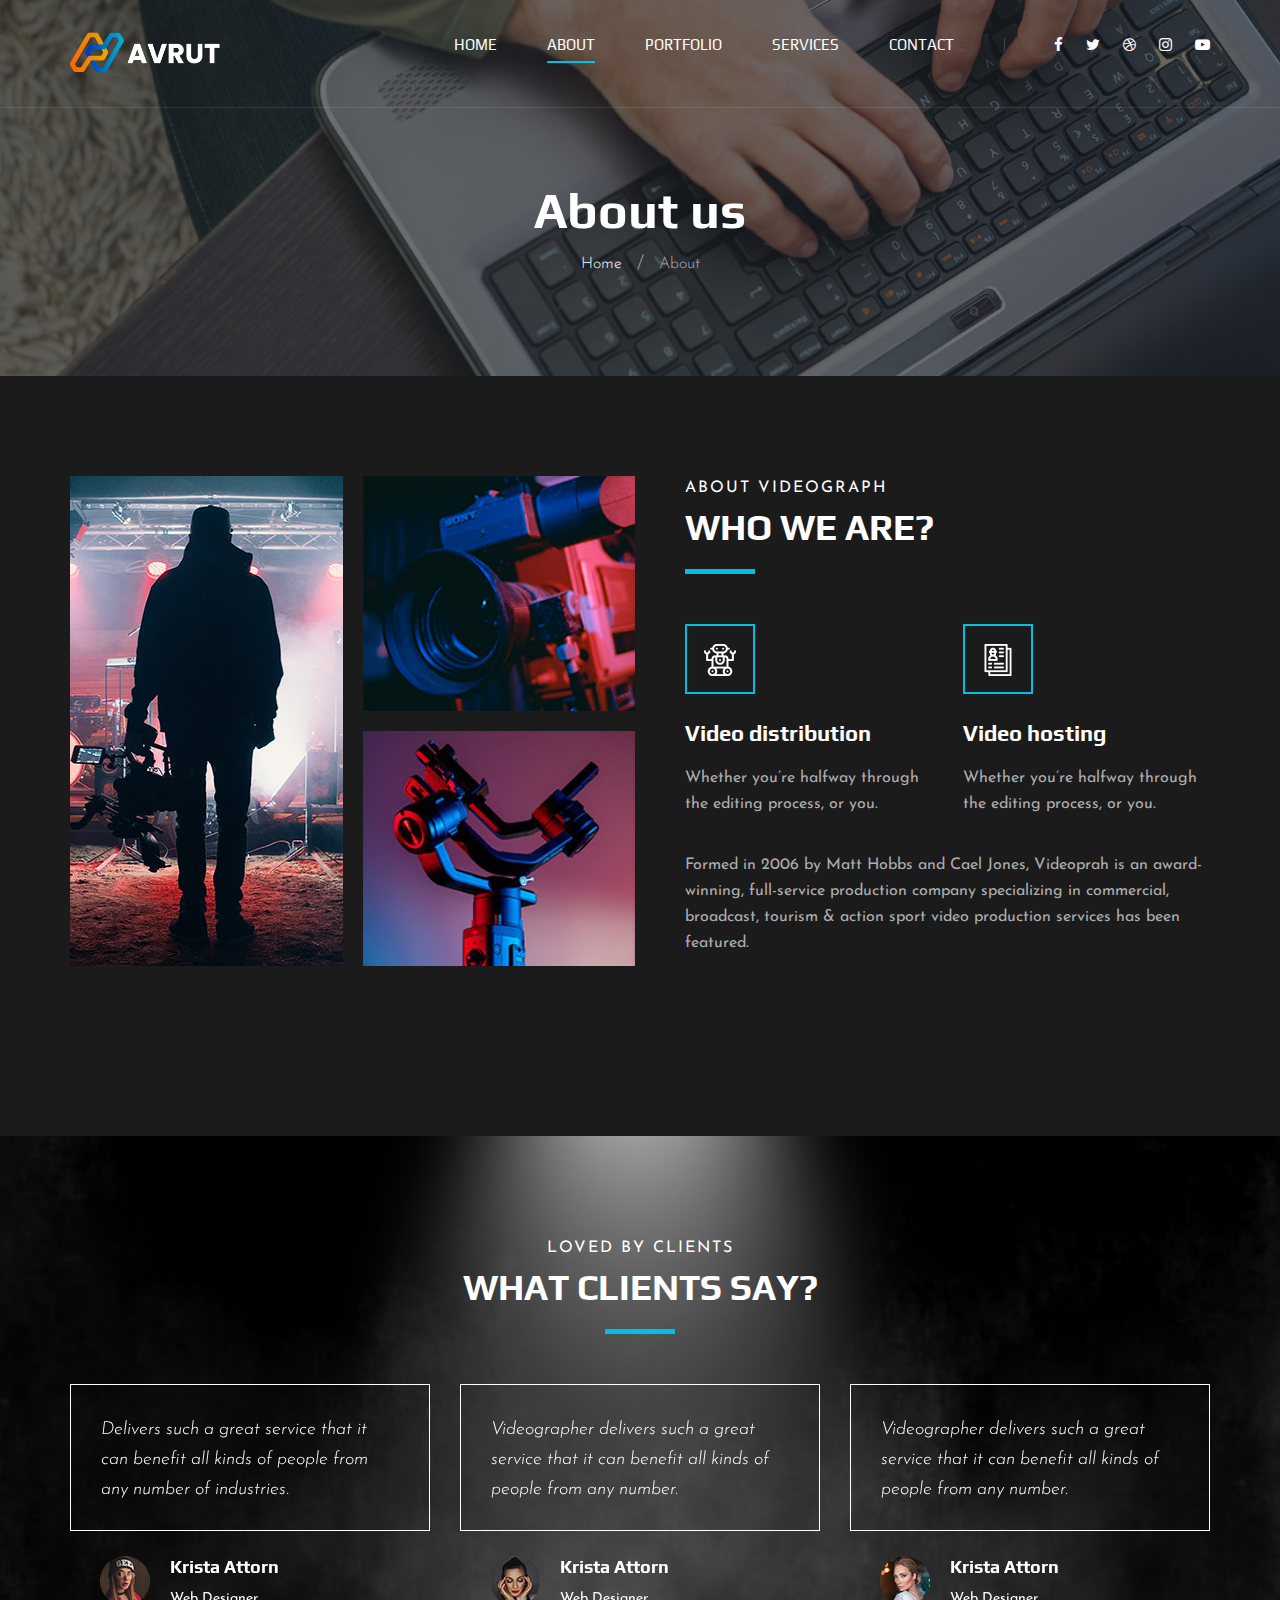
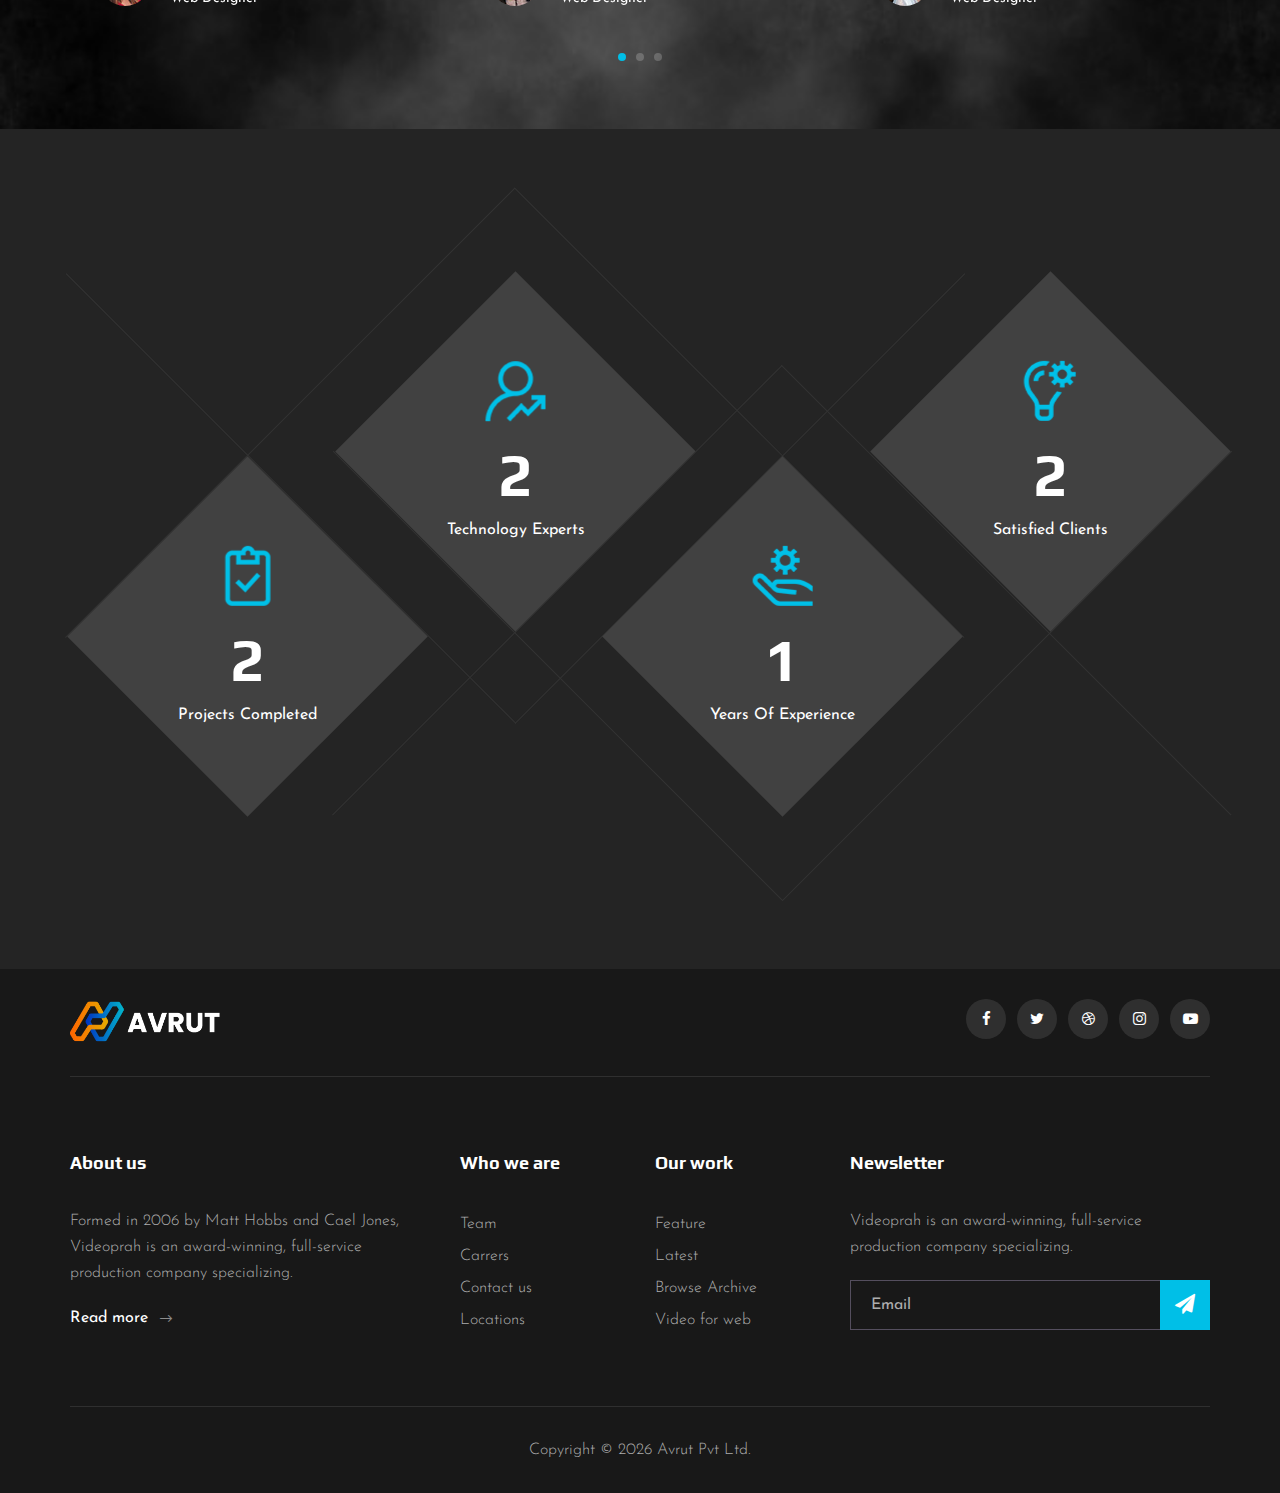
<file: about.html>
<!DOCTYPE html>
<html lang="zxx">

<head>
    <meta charset="UTF-8">
    <meta name="description" content="Videograph Template">
    <meta name="keywords" content="Videograph, unica, creative, html">
    <meta name="viewport" content="width=device-width, initial-scale=1.0">
    <meta http-equiv="X-UA-Compatible" content="ie=edge">
    <title>About | Avrut</title>
    <link rel="icon" href="img/flat_icon.png" type="image/x-icon">
    <!-- Google Font -->
    <link href="https://fonts.googleapis.com/css2?family=Play:wght@400;700&display=swap" rel="stylesheet">
    <link href="https://fonts.googleapis.com/css2?family=Josefin+Sans:wght@300;400;500;600;700&display=swap"
        rel="stylesheet">

    <!-- Css Styles -->
    <link rel="stylesheet" href="css/bootstrap.min.css" type="text/css">
    <link rel="stylesheet" href="css/font-awesome.min.css" type="text/css">
    <link rel="stylesheet" href="css/elegant-icons.css" type="text/css">
    <link rel="stylesheet" href="css/owl.carousel.min.css" type="text/css">
    <link rel="stylesheet" href="css/magnific-popup.css" type="text/css">
    <link rel="stylesheet" href="css/slicknav.min.css" type="text/css">
    <link rel="stylesheet" href="css/style.css" type="text/css">
</head>

<body>
    <!-- Page Preloder -->
    <div id="preloder">
        <div class="loader"></div>
    </div>

    <!-- Header Section Begin -->
    <header class="header">
        <div class="container">
            <div class="row">
                <div class="col-lg-2">
                    <div class="header__logo">
                        <a href="./index.html"><img src="img/logo.png" alt=""></a>
                    </div>
                </div>
                <div class="col-lg-10">
                    <div class="header__nav__option">
                        <nav class="header__nav__menu mobile-menu">
                            <ul>
                                <li><a href="./index.html">Home</a></li>
                                <li class="active"><a href="./about.html">About</a></li>
                                <li><a href="./portfolio.html">Portfolio</a></li>
                                <li><a href="./services.html">Services</a></li>

                                <li><a href="./contact.html">Contact</a></li>
                            </ul>
                        </nav>
                        <div class="header__nav__social">
                            <a href="#"><i class="fa fa-facebook"></i></a>
                            <a href="#"><i class="fa fa-twitter"></i></a>
                            <a href="#"><i class="fa fa-dribbble"></i></a>
                            <a href="#"><i class="fa fa-instagram"></i></a>
                            <a href="#"><i class="fa fa-youtube-play"></i></a>
                        </div>
                    </div>
                </div>
            </div>
            <div id="mobile-menu-wrap"></div>
        </div>
    </header>
    <!-- Header End -->

    <!-- Breadcrumb Begin -->
    <div class="breadcrumb-option spad set-bg" data-setbg="img/breadcrumb-bg.jpg">
        <div class="container">
            <div class="row">
                <div class="col-lg-12 text-center">
                    <div class="breadcrumb__text">
                        <h2>About us</h2>
                        <div class="breadcrumb__links">
                            <a href="#">Home</a>
                            <span>About</span>
                        </div>
                    </div>
                </div>
            </div>
        </div>
    </div>
    <!-- Breadcrumb End -->

    <!-- About Section Begin -->
    <section class="about spad">
        <div class="container">
            <div class="row">
                <div class="col-lg-6">
                    <div class="about__pic">
                        <div class="row">
                            <div class="col-lg-6 col-md-6 col-sm-6">
                                <div class="about__pic__item about__pic__item--large set-bg"
                                    data-setbg="img/about/about-1.jpg"></div>
                            </div>
                            <div class="col-lg-6 col-md-6 col-sm-6">
                                <div class="row">
                                    <div class="col-lg-12">
                                        <div class="about__pic__item set-bg" data-setbg="img/about/about-2.jpg"></div>
                                    </div>
                                    <div class="col-lg-12">
                                        <div class="about__pic__item set-bg" data-setbg="img/about/about-3.jpg"></div>
                                    </div>
                                </div>
                            </div>
                        </div>
                    </div>
                </div>
                <div class="col-lg-6">
                    <div class="about__text">
                        <div class="section-title">
                            <span>About videograph</span>
                            <h2>WHo we are?</h2>
                        </div>
                        <div class="row">
                            <div class="col-lg-6 col-md-6 col-sm-6">
                                <div class="services__item">
                                    <div class="services__item__icon">
                                        <img src="img/icons/si-3.png" alt="">
                                    </div>
                                    <h4>Video distribution</h4>
                                    <p>Whether you’re halfway through the editing process, or you.</p>
                                </div>
                            </div>
                            <div class="col-lg-6 col-md-6 col-sm-6">
                                <div class="services__item">
                                    <div class="services__item__icon">
                                        <img src="img/icons/si-4.png" alt="">
                                    </div>
                                    <h4>Video hosting</h4>
                                    <p>Whether you’re halfway through the editing process, or you.</p>
                                </div>
                            </div>
                        </div>
                        <div class="about__text__desc">
                            <p>Formed in 2006 by Matt Hobbs and Cael Jones, Videoprah is an award-winning, full-service
                                production company specializing in commercial, broadcast, tourism & action sport video
                                production services has been featured.</p>
                        </div>
                    </div>
                </div>
            </div>
        </div>
    </section>
    <!-- About Section End -->

    <!-- Testimonial Section Begin -->
    <section class="testimonial spad set-bg" data-setbg="img/testimonial-bg.jpg">
        <div class="container">
            <div class="row">
                <div class="col-lg-12">
                    <div class="section-title center-title">
                        <span>Loved By Clients</span>
                        <h2>What clients say?</h2>
                    </div>
                </div>
            </div>
            <div class="row">
                <div class="testimonial__slider owl-carousel">
                    <div class="col-lg-4">
                        <div class="testimonial__item">
                            <div class="testimonial__text">
                                <p>Delivers such a great service that it can benefit all kinds of people from any number
                                    of industries.</p>
                            </div>
                            <div class="testimonial__author">
                                <div class="testimonial__author__pic">
                                    <img src="img/testimonial/ta-1.jpg" alt="">
                                </div>
                                <div class="testimonial__author__text">
                                    <h5>Krista Attorn</h5>
                                    <span>Web Designer</span>
                                </div>
                            </div>
                        </div>
                    </div>
                    <div class="col-lg-4">
                        <div class="testimonial__item">
                            <div class="testimonial__text">
                                <p>Videographer delivers such a great service that it can benefit all kinds of people
                                    from any number.</p>
                            </div>
                            <div class="testimonial__author">
                                <div class="testimonial__author__pic">
                                    <img src="img/testimonial/ta-2.jpg" alt="">
                                </div>
                                <div class="testimonial__author__text">
                                    <h5>Krista Attorn</h5>
                                    <span>Web Designer</span>
                                </div>
                            </div>
                        </div>
                    </div>
                    <div class="col-lg-4">
                        <div class="testimonial__item">
                            <div class="testimonial__text">
                                <p>Videographer delivers such a great service that it can benefit all kinds of people
                                    from any number.</p>
                            </div>
                            <div class="testimonial__author">
                                <div class="testimonial__author__pic">
                                    <img src="img/testimonial/ta-3.jpg" alt="">
                                </div>
                                <div class="testimonial__author__text">
                                    <h5>Krista Attorn</h5>
                                    <span>Web Designer</span>
                                </div>
                            </div>
                        </div>
                    </div>
                    <div class="col-lg-4">
                        <div class="testimonial__item">
                            <div class="testimonial__text">
                                <p>Delivers such a great service that it can benefit all kinds of people from any number
                                    of industries.</p>
                            </div>
                            <div class="testimonial__author">
                                <div class="testimonial__author__pic">
                                    <img src="img/testimonial/ta-1.jpg" alt="">
                                </div>
                                <div class="testimonial__author__text">
                                    <h5>Krista Attorn</h5>
                                    <span>Web Designer</span>
                                </div>
                            </div>
                        </div>
                    </div>
                    <div class="col-lg-4">
                        <div class="testimonial__item">
                            <div class="testimonial__text">
                                <p>Videographer delivers such a great service that it can benefit all kinds of people
                                    from any number.</p>
                            </div>
                            <div class="testimonial__author">
                                <div class="testimonial__author__pic">
                                    <img src="img/testimonial/ta-2.jpg" alt="">
                                </div>
                                <div class="testimonial__author__text">
                                    <h5>Krista Attorn</h5>
                                    <span>Web Designer</span>
                                </div>
                            </div>
                        </div>
                    </div>
                </div>
            </div>
        </div>
    </section>
    <!-- Testimonial Section End -->

    <!-- Counter Section Begin -->
    <section class="counter" style="background: #242424;">
        <div class="container">
            <div class="counter__content">
                <div class="row">
                    <div class="col-lg-3 col-md-6 col-sm-6">
                        <div class="counter__item">
                            <div class="counter__item__text">
                                <img src="img/icons/ci-1.png" alt="">
                                <h2 class="counter_num">10</h2>
                                <p>Projects Completed</p>
                            </div>
                        </div>
                    </div>
                    <div class="col-lg-3 col-md-6 col-sm-6">
                        <div class="counter__item second__item">
                            <div class="counter__item__text">
                                <img src="img/icons/ci-2.png" alt="">
                                <h2 class="counter_num">15</h2>
                                <p>Technology Experts</p>
                            </div>
                        </div>
                    </div>
                    <div class="col-lg-3 col-md-6 col-sm-6">
                        <div class="counter__item third__item">
                            <div class="counter__item__text">
                                <img src="img/icons/ci-3.png" alt="">
                                <h2 class="counter_num">3</h2>
                                <p>Years Of Experience</p>
                            </div>
                        </div>
                    </div>
                    <div class="col-lg-3 col-md-6 col-sm-6">
                        <div class="counter__item four__item">
                            <div class="counter__item__text">
                                <img src="img/icons/ci-4.png" alt="">
                                <h2 class="counter_num">12</h2>
                                <p>Satisfied Clients</p>
                            </div>
                        </div>
                    </div>
                </div>
            </div>
        </div>
    </section>
    <!-- Counter Section End -->

    <!-- Footer Section Begin -->
    <footer class="footer">
        <div class="container">
            <div class="footer__top">
                <div class="row">
                    <div class="col-lg-6 col-md-6">
                        <div class="footer__top__logo">
                            <a href="#"><img src="img/logo.png" alt=""></a>
                        </div>
                    </div>
                    <div class="col-lg-6 col-md-6">
                        <div class="footer__top__social">
                            <a href="#"><i class="fa fa-facebook"></i></a>
                            <a href="#"><i class="fa fa-twitter"></i></a>
                            <a href="#"><i class="fa fa-dribbble"></i></a>
                            <a href="#"><i class="fa fa-instagram"></i></a>
                            <a href="#"><i class="fa fa-youtube-play"></i></a>
                        </div>
                    </div>
                </div>
            </div>
            <div class="footer__option">
                <div class="row">
                    <div class="col-lg-4 col-md-6 col-sm-6">
                        <div class="footer__option__item">
                            <h5>About us</h5>
                            <p>Formed in 2006 by Matt Hobbs and Cael Jones, Videoprah is an award-winning, full-service
                                production company specializing.</p>
                            <a href="#" class="read__more">Read more <span class="arrow_right"></span></a>
                        </div>
                    </div>
                    <div class="col-lg-2 col-md-3 col-sm-3">
                        <div class="footer__option__item">
                            <h5>Who we are</h5>
                            <ul>
                                <li><a href="#">Team</a></li>
                                <li><a href="#">Carrers</a></li>
                                <li><a href="#">Contact us</a></li>
                                <li><a href="#">Locations</a></li>
                            </ul>
                        </div>
                    </div>
                    <div class="col-lg-2 col-md-3 col-sm-3">
                        <div class="footer__option__item">
                            <h5>Our work</h5>
                            <ul>
                                <li><a href="#">Feature</a></li>
                                <li><a href="#">Latest</a></li>
                                <li><a href="#">Browse Archive</a></li>
                                <li><a href="#">Video for web</a></li>
                            </ul>
                        </div>
                    </div>
                    <div class="col-lg-4 col-md-12">
                        <div class="footer__option__item">
                            <h5>Newsletter</h5>
                            <p>Videoprah is an award-winning, full-service production company specializing.</p>
                            <form action="#">
                                <input type="text" placeholder="Email">
                                <button type="submit"><i class="fa fa-send"></i></button>
                            </form>
                        </div>
                    </div>
                </div>
            </div>
            <div class="footer__copyright">
                <div class="row">
                    <div class="col-lg-12 text-center">
                        <!-- Link back to Colorlib can't be removed. Template is licensed under CC BY 3.0. -->
                        <p class="footer__copyright__text">Copyright &copy;
                            <script>
                                document.write(new Date().getFullYear());
                            </script>
                            Avrut Pvt Ltd.

                        </p>
                        <!-- Link back to Colorlib can't be removed. Template is licensed under CC BY 3.0. -->
                    </div>
                </div>
            </div>
        </div>
    </footer>
    <!-- Footer Section End -->

    <!-- Js Plugins -->
    <script src="js/jquery-3.3.1.min.js"></script>
    <script src="js/bootstrap.min.js"></script>
    <script src="js/jquery.magnific-popup.min.js"></script>
    <script src="js/mixitup.min.js"></script>
    <script src="js/masonry.pkgd.min.js"></script>
    <script src="js/jquery.slicknav.js"></script>
    <script src="js/owl.carousel.min.js"></script>
    <script src="js/main.js"></script>
</body>

</html>
</file>
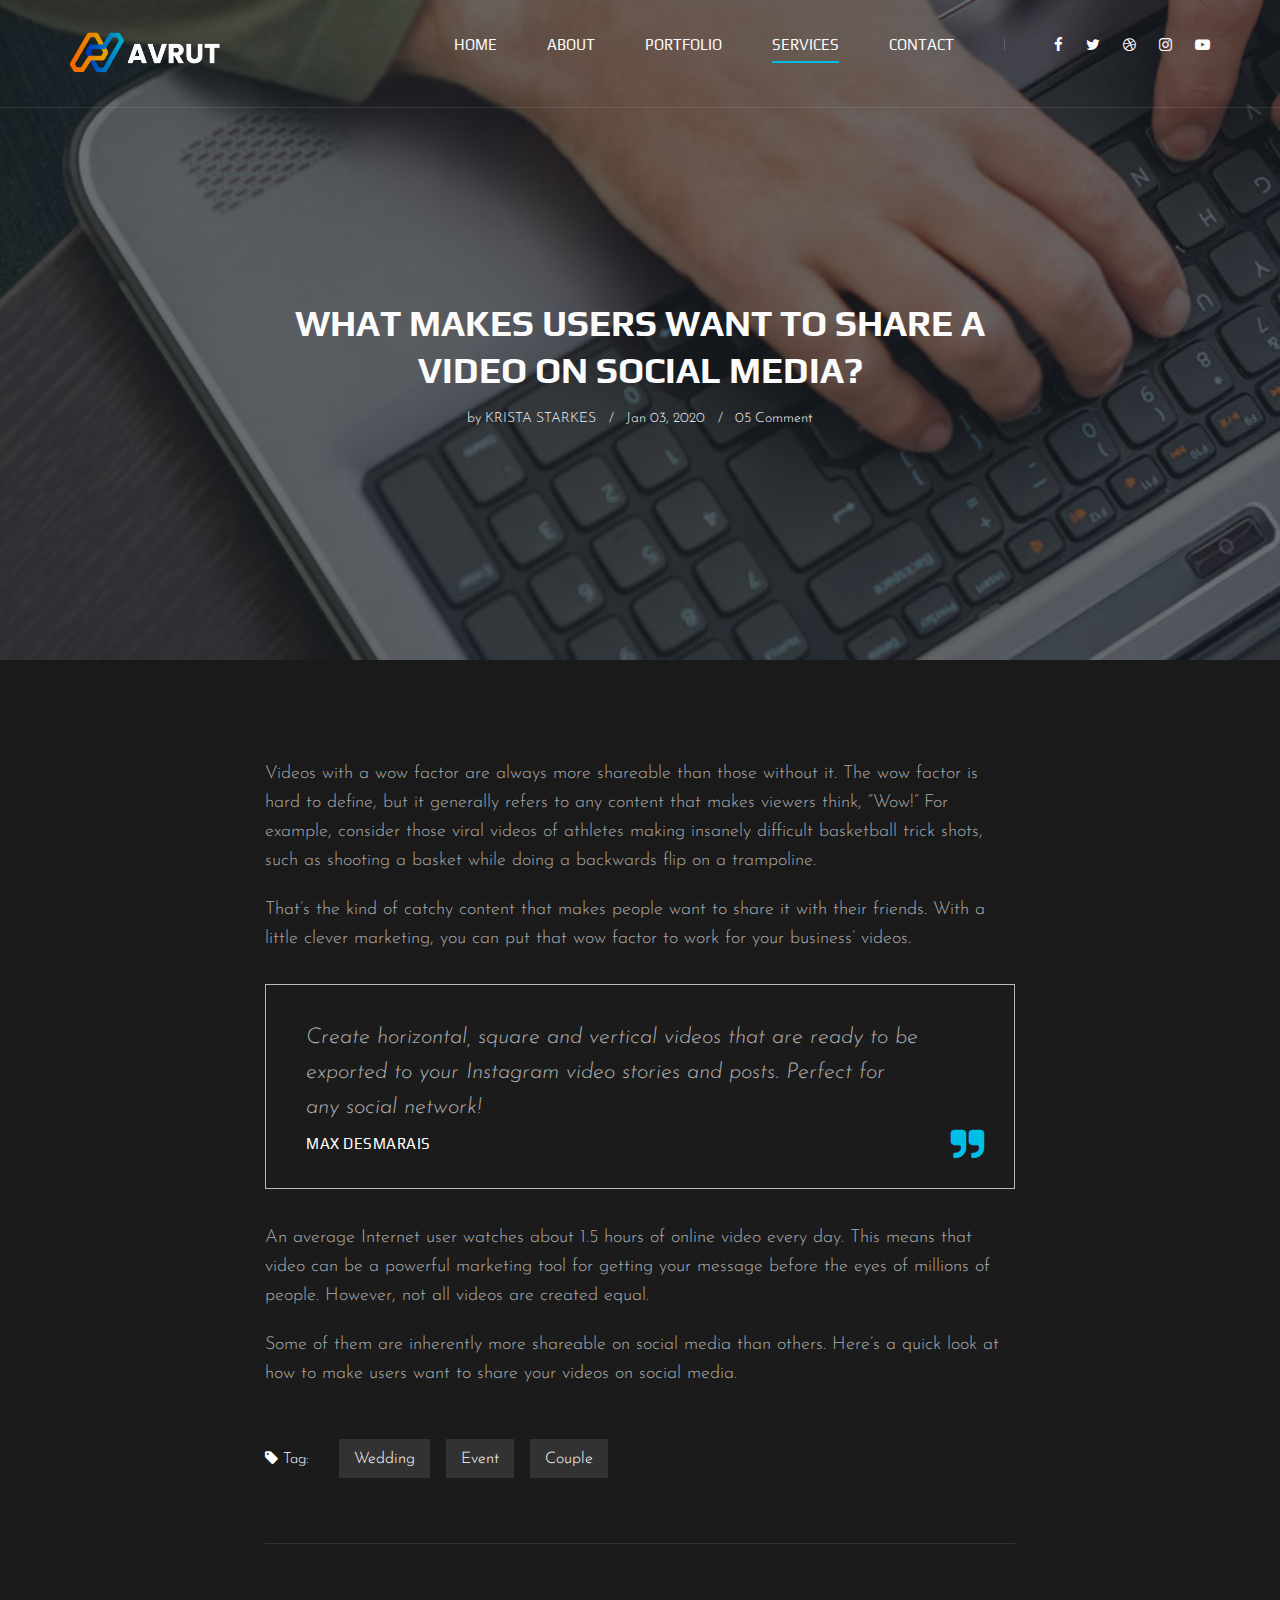
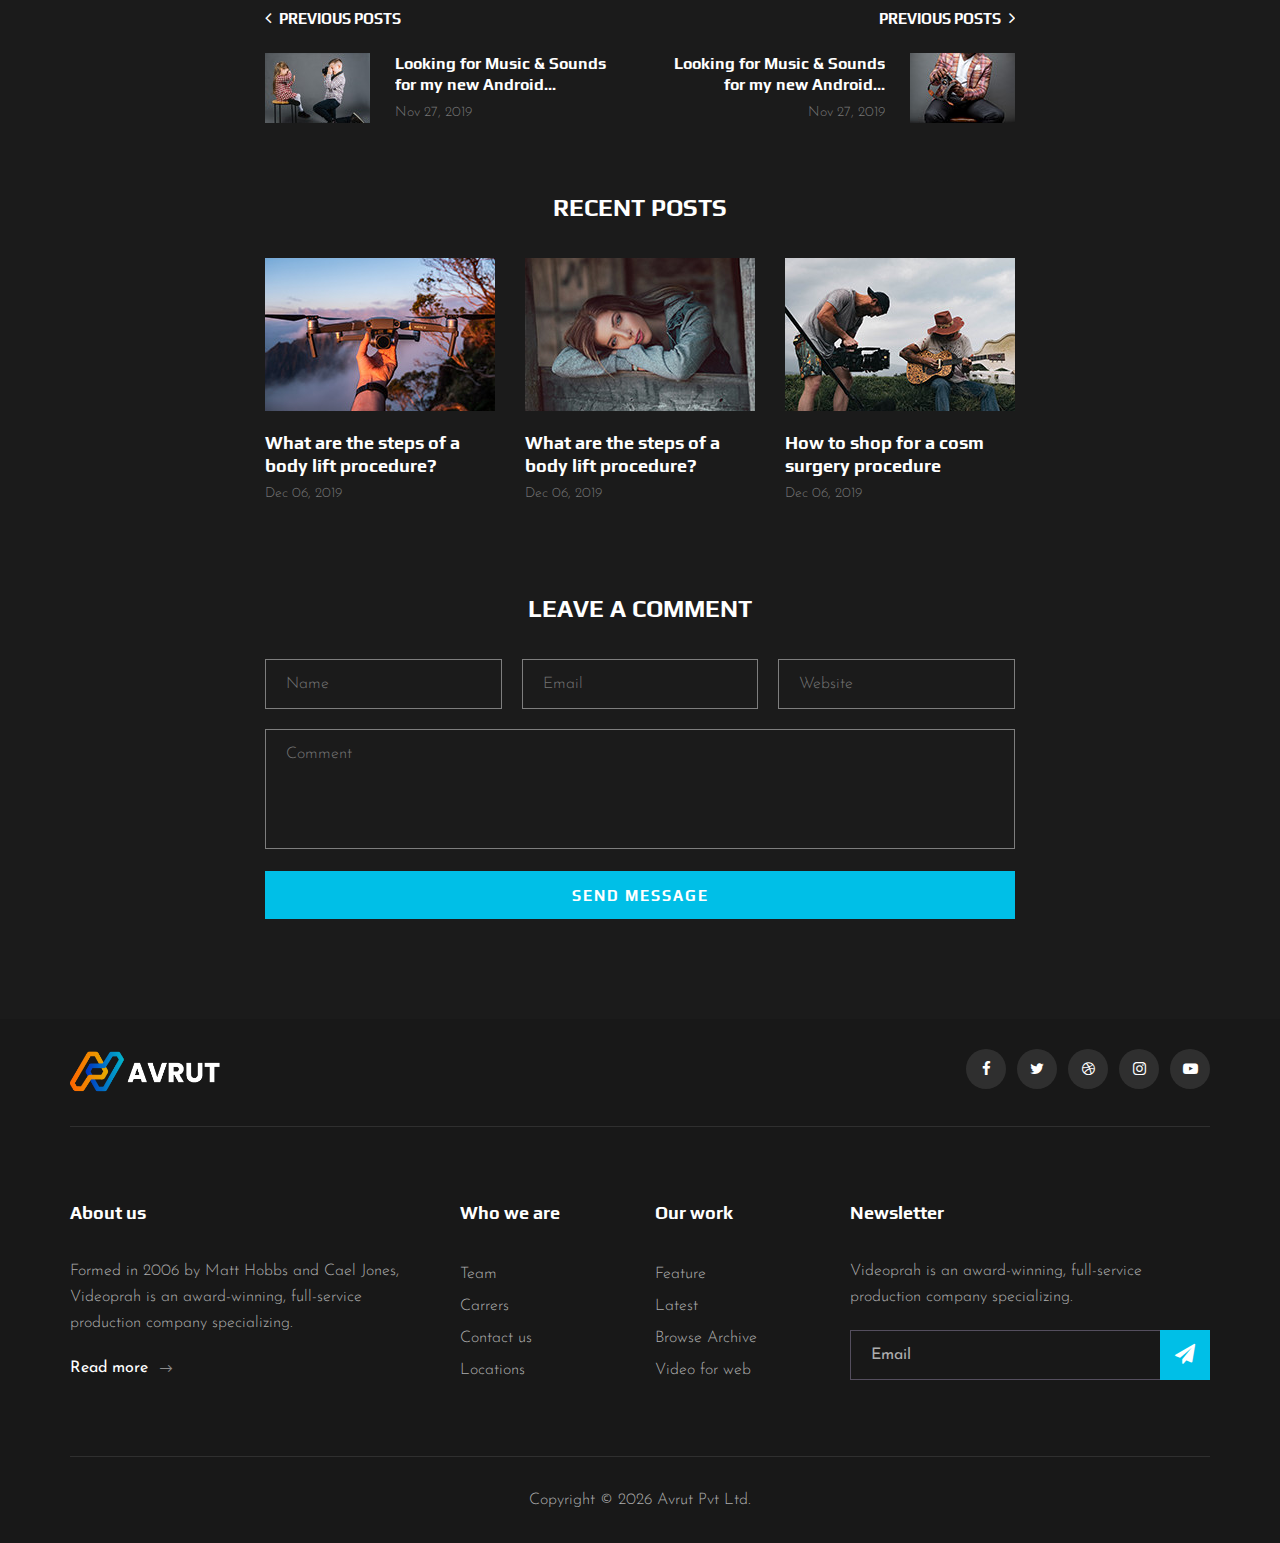
<file: blog-details.html>
<!DOCTYPE html>
<html lang="zxx">

<head>
    <meta charset="UTF-8">
    <meta name="description" content="Videograph Template">
    <meta name="keywords" content="Videograph, unica, creative, html">
    <meta name="viewport" content="width=device-width, initial-scale=1.0">
    <meta http-equiv="X-UA-Compatible" content="ie=edge">
    <title>Blog | Avrut</title>
    <link rel="icon" href="img/flat_icon.png" type="image/x-icon">
    <!-- Google Font -->
    <link href="https://fonts.googleapis.com/css2?family=Play:wght@400;700&display=swap" rel="stylesheet">
    <link href="https://fonts.googleapis.com/css2?family=Josefin+Sans:wght@300;400;500;600;700&display=swap"
        rel="stylesheet">

    <!-- Css Styles -->
    <link rel="stylesheet" href="css/bootstrap.min.css" type="text/css">
    <link rel="stylesheet" href="css/font-awesome.min.css" type="text/css">
    <link rel="stylesheet" href="css/elegant-icons.css" type="text/css">
    <link rel="stylesheet" href="css/owl.carousel.min.css" type="text/css">
    <link rel="stylesheet" href="css/magnific-popup.css" type="text/css">
    <link rel="stylesheet" href="css/slicknav.min.css" type="text/css">
    <link rel="stylesheet" href="css/style.css" type="text/css">
</head>

<body>
    <!-- Page Preloder -->
    <div id="preloder">
        <div class="loader"></div>
    </div>

    <!-- Header Section Begin -->
    <header class="header">
        <div class="container">
            <div class="row">
                <div class="col-lg-2">
                    <div class="header__logo">
                        <a href="./index.html"><img src="img/logo.png" alt=""></a>
                    </div>
                </div>
                <div class="col-lg-10">
                    <div class="header__nav__option">
                        <nav class="header__nav__menu mobile-menu">
                            <ul>
                                <li><a href="./index.html">Home</a></li>
                                <li><a href="./about.html">About</a></li>
                                <li><a href="./portfolio.html">Portfolio</a></li>
                                <li class="active"><a href="./services.html">Services</a></li>
                                
                                <li><a href="./contact.html">Contact</a></li>
                            </ul>
                        </nav>
                        <div class="header__nav__social">
                            <a href="#"><i class="fa fa-facebook"></i></a>
                            <a href="#"><i class="fa fa-twitter"></i></a>
                            <a href="#"><i class="fa fa-dribbble"></i></a>
                            <a href="#"><i class="fa fa-instagram"></i></a>
                            <a href="#"><i class="fa fa-youtube-play"></i></a>
                        </div>
                    </div>
                </div>
            </div>
            <div id="mobile-menu-wrap"></div>
        </div>
    </header>
    <!-- Header End -->

    <!-- Blog Details Hero Begin -->
    <section class="blog-hero spad set-bg" data-setbg="img/blog/blog-hero.jpg">
        <div class="container">
            <div class="row d-flex justify-content-center">
                <div class="col-lg-8">
                    <div class="blog__hero__text">
                        <h2>WHAT MAKES USERS WANT TO SHARE A VIDEO ON SOCIAL MEDIA?</h2>
                        <ul>
                            <li>by <span>Krista Starkes</span></li>
                            <li>Jan 03, 2020</li>
                            <li>05 Comment</li>
                        </ul>
                    </div>
                </div>
            </div>
        </div>
    </section>
    <!-- Blog Details Hero End -->

    <!-- Blog Details Section Begin -->
    <div class="blog-details spad">
        <div class="container">
            <div class="row d-flex justify-content-center">
                <div class="col-lg-8">
                    <div class="blog__details__content">
                        <div class="blog__details__text">
                            <p>Videos with a wow factor are always more shareable than those without it. The wow factor
                                is hard to define, but it generally refers to any content that makes viewers think,
                                “Wow!” For example, consider those viral videos of athletes making insanely difficult
                                basketball trick shots, such as shooting a basket while doing a backwards flip on a
                                trampoline.</p>
                            <p>That’s the kind of catchy content that makes people want to share it with their friends.
                                With a little clever marketing, you can put that wow factor to work for your business’
                                videos.</p>
                        </div>
                        <div class="blog__details__quote">
                            <p>Create horizontal, square and vertical videos that are ready to be exported to your
                                Instagram video stories and posts. Perfect for any social network!</p>
                            <h6>Max Desmarais</h6>
                            <i class="fa fa-quote-right"></i>
                        </div>
                        <div class="blog__details__desc">
                            <p>An average Internet user watches about 1.5 hours of online video every day. This means
                                that video can be a powerful marketing tool for getting your message before the eyes of
                                millions of people. However, not all videos are created equal.</p>
                            <p>Some of them are inherently more shareable on social media than others. Here’s a quick
                                look at how to make users want to share your videos on social media.</p>
                        </div>
                        <div class="blog__details__tags">
                            <span><i class="fa fa-tag"></i> Tag:</span>
                            <a href="#">Wedding</a>
                            <a href="#">Event</a>
                            <a href="#">Couple</a>
                        </div>
                        <div class="blog__details__option">
                            <div class="row">
                                <div class="col-lg-6 col-md-6 col-sm-6">
                                    <a href="#" class="blog__details__option__item">
                                        <h5><i class="fa fa-angle-left"></i> Previous posts</h5>
                                        <div class="blog__details__option__item__img">
                                            <img src="img/blog/prev.jpg" alt="">
                                        </div>
                                        <div class="blog__details__option__item__text">
                                            <h6>Looking for Music & Sounds for my new Android...</h6>
                                            <span>Nov 27, 2019</span>
                                        </div>
                                    </a>
                                </div>
                                <div class="col-lg-6 col-md-6 col-sm-6">
                                    <a href="#" class="blog__details__option__item blog__details__option__item--right">
                                        <h5>Previous posts <i class="fa fa-angle-right"></i></h5>
                                        <div class="blog__details__option__item__img">
                                            <img src="img/blog/next.jpg" alt="">
                                        </div>
                                        <div class="blog__details__option__item__text">
                                            <h6>Looking for Music & Sounds for my new Android...</h6>
                                            <span>Nov 27, 2019</span>
                                        </div>
                                    </a>
                                </div>
                            </div>
                        </div>
                        <div class="blog__details__recent">
                            <h4>Recent Posts</h4>
                            <div class="row">
                                <div class="col-lg-4 col-md-6 col-sm-6">
                                    <div class="blog__details__recent__item">
                                        <img src="img/blog/ri-1.jpg" alt="">
                                        <h5>What are the steps of a body lift procedure?</h5>
                                        <span>Dec 06, 2019</span>
                                    </div>
                                </div>
                                <div class="col-lg-4 col-md-6 col-sm-6">
                                    <div class="blog__details__recent__item">
                                        <img src="img/blog/ri-2.jpg" alt="">
                                        <h5>What are the steps of a body lift procedure?</h5>
                                        <span>Dec 06, 2019</span>
                                    </div>
                                </div>
                                <div class="col-lg-4 col-md-6 col-sm-6">
                                    <div class="blog__details__recent__item">
                                        <img src="img/blog/ri-3.jpg" alt="">
                                        <h5>How to shop for a cosm surgery procedure</h5>
                                        <span>Dec 06, 2019</span>
                                    </div>
                                </div>
                            </div>
                        </div>
                        <div class="blog__details__comment">
                            <h4>Leave a comment</h4>
                            <form action="#">
                                <div class="input__list">
                                    <input type="text" placeholder="Name">
                                    <input type="text" placeholder="Email">
                                    <input type="text" placeholder="Website">
                                </div>
                                <textarea placeholder="Comment"></textarea>
                                <button type="submit" class="site-btn">Send Message</button>
                            </form>
                        </div>
                    </div>
                </div>
            </div>
        </div>
    </div>
    <!-- Blog Details Section End -->

    <!-- Footer Section Begin -->
    <footer class="footer">
        <div class="container">
            <div class="footer__top">
                <div class="row">
                    <div class="col-lg-6 col-md-6">
                        <div class="footer__top__logo">
                            <a href="#"><img src="img/logo.png" alt=""></a>
                        </div>
                    </div>
                    <div class="col-lg-6 col-md-6">
                        <div class="footer__top__social">
                            <a href="#"><i class="fa fa-facebook"></i></a>
                            <a href="#"><i class="fa fa-twitter"></i></a>
                            <a href="#"><i class="fa fa-dribbble"></i></a>
                            <a href="#"><i class="fa fa-instagram"></i></a>
                            <a href="#"><i class="fa fa-youtube-play"></i></a>
                        </div>
                    </div>
                </div>
            </div>
            <div class="footer__option">
                <div class="row">
                    <div class="col-lg-4 col-md-6 col-sm-6">
                        <div class="footer__option__item">
                            <h5>About us</h5>
                            <p>Formed in 2006 by Matt Hobbs and Cael Jones, Videoprah is an award-winning, full-service
                                production company specializing.</p>
                            <a href="#" class="read__more">Read more <span class="arrow_right"></span></a>
                        </div>
                    </div>
                    <div class="col-lg-2 col-md-3 col-sm-3">
                        <div class="footer__option__item">
                            <h5>Who we are</h5>
                            <ul>
                                <li><a href="#">Team</a></li>
                                <li><a href="#">Carrers</a></li>
                                <li><a href="#">Contact us</a></li>
                                <li><a href="#">Locations</a></li>
                            </ul>
                        </div>
                    </div>
                    <div class="col-lg-2 col-md-3 col-sm-3">
                        <div class="footer__option__item">
                            <h5>Our work</h5>
                            <ul>
                                <li><a href="#">Feature</a></li>
                                <li><a href="#">Latest</a></li>
                                <li><a href="#">Browse Archive</a></li>
                                <li><a href="#">Video for web</a></li>
                            </ul>
                        </div>
                    </div>
                    <div class="col-lg-4 col-md-12">
                        <div class="footer__option__item">
                            <h5>Newsletter</h5>
                            <p>Videoprah is an award-winning, full-service production company specializing.</p>
                            <form action="#">
                                <input type="text" placeholder="Email">
                                <button type="submit"><i class="fa fa-send"></i></button>
                            </form>
                        </div>
                    </div>
                </div>
            </div>
            <div class="footer__copyright">
                <div class="row">
                    <div class="col-lg-12 text-center">
                        <!-- Link back to Colorlib can't be removed. Template is licensed under CC BY 3.0. -->
                        <p class="footer__copyright__text">Copyright &copy;
                            <script>
                                document.write(new Date().getFullYear());
                            </script>
                            Avrut Pvt Ltd.
                        </p>
                        <!-- Link back to Colorlib can't be removed. Template is licensed under CC BY 3.0. -->
                    </div>
                </div>
            </div>
        </div>
    </footer>
    <!-- Footer Section End -->

    <!-- Js Plugins -->
    <script src="js/jquery-3.3.1.min.js"></script>
    <script src="js/bootstrap.min.js"></script>
    <script src="js/jquery.magnific-popup.min.js"></script>
    <script src="js/mixitup.min.js"></script>
    <script src="js/masonry.pkgd.min.js"></script>
    <script src="js/jquery.slicknav.js"></script>
    <script src="js/owl.carousel.min.js"></script>
    <script src="js/main.js"></script>
</body>

</html>
</file>
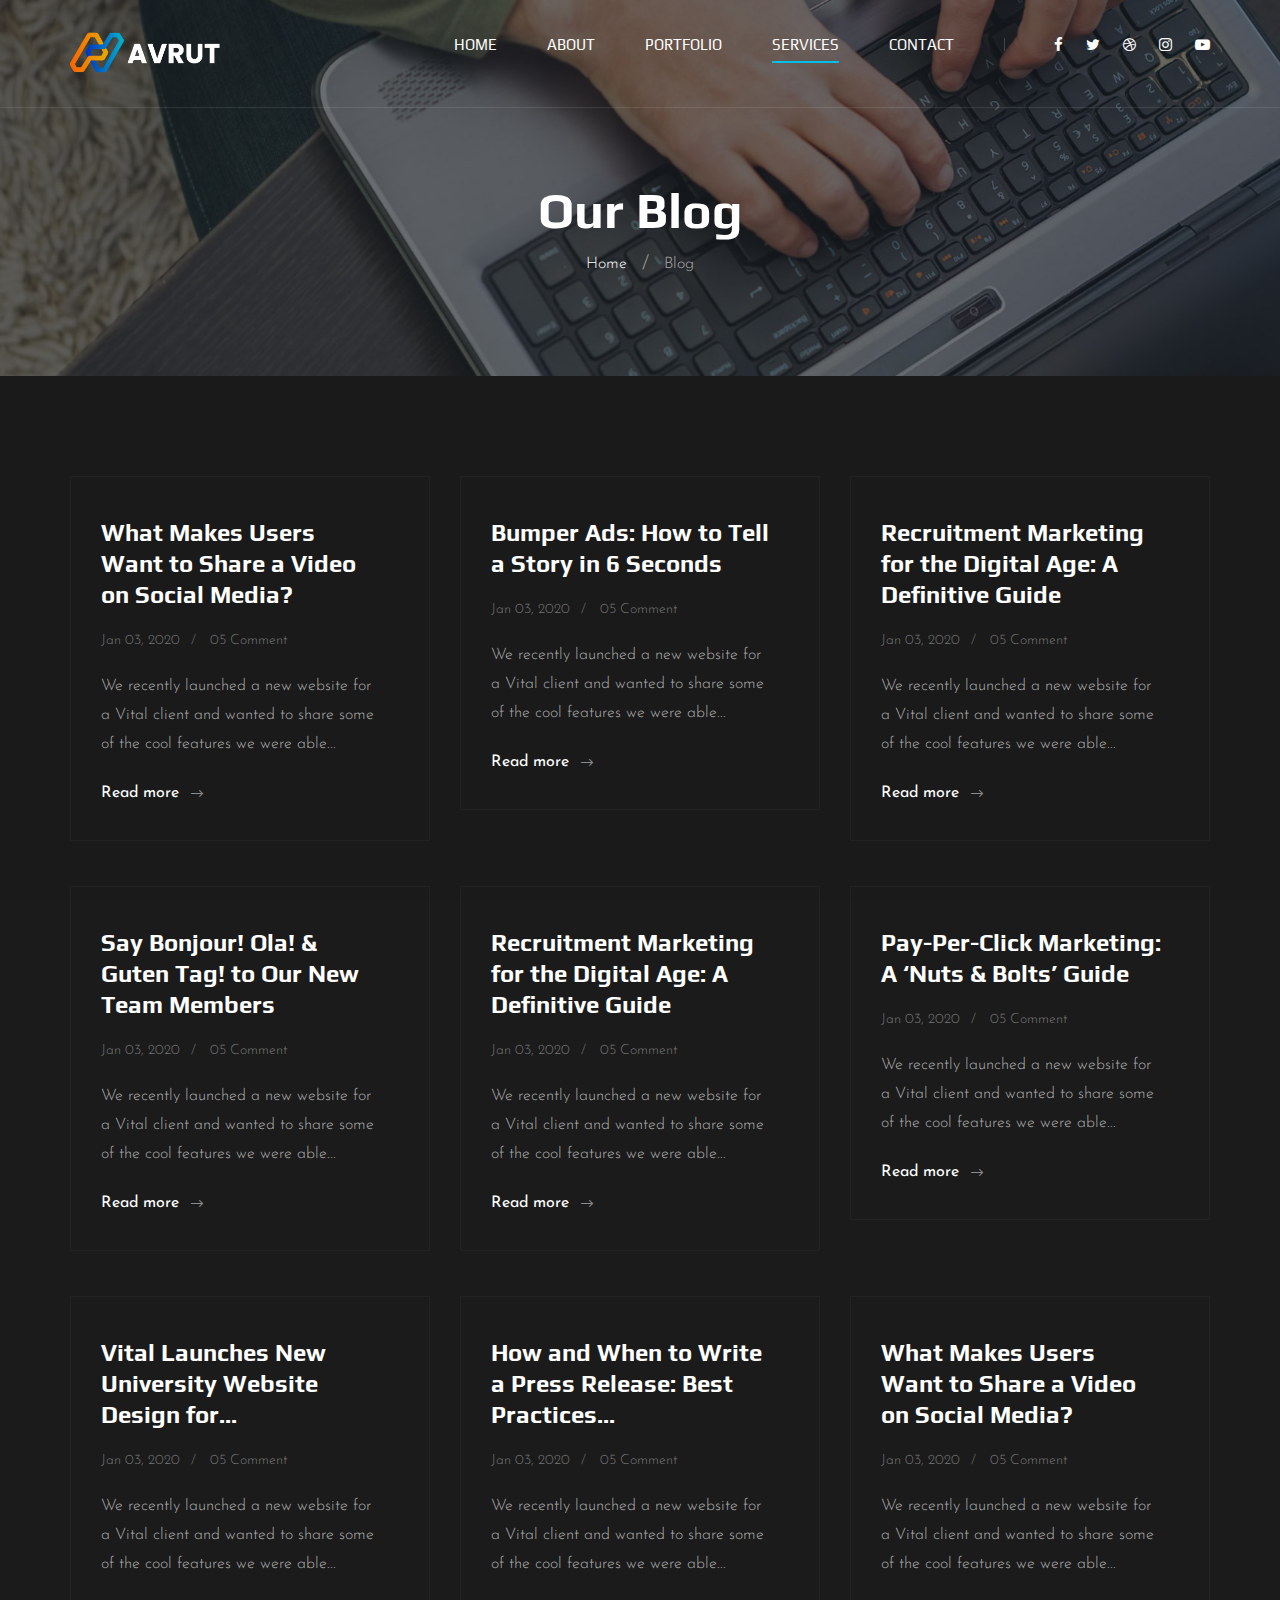
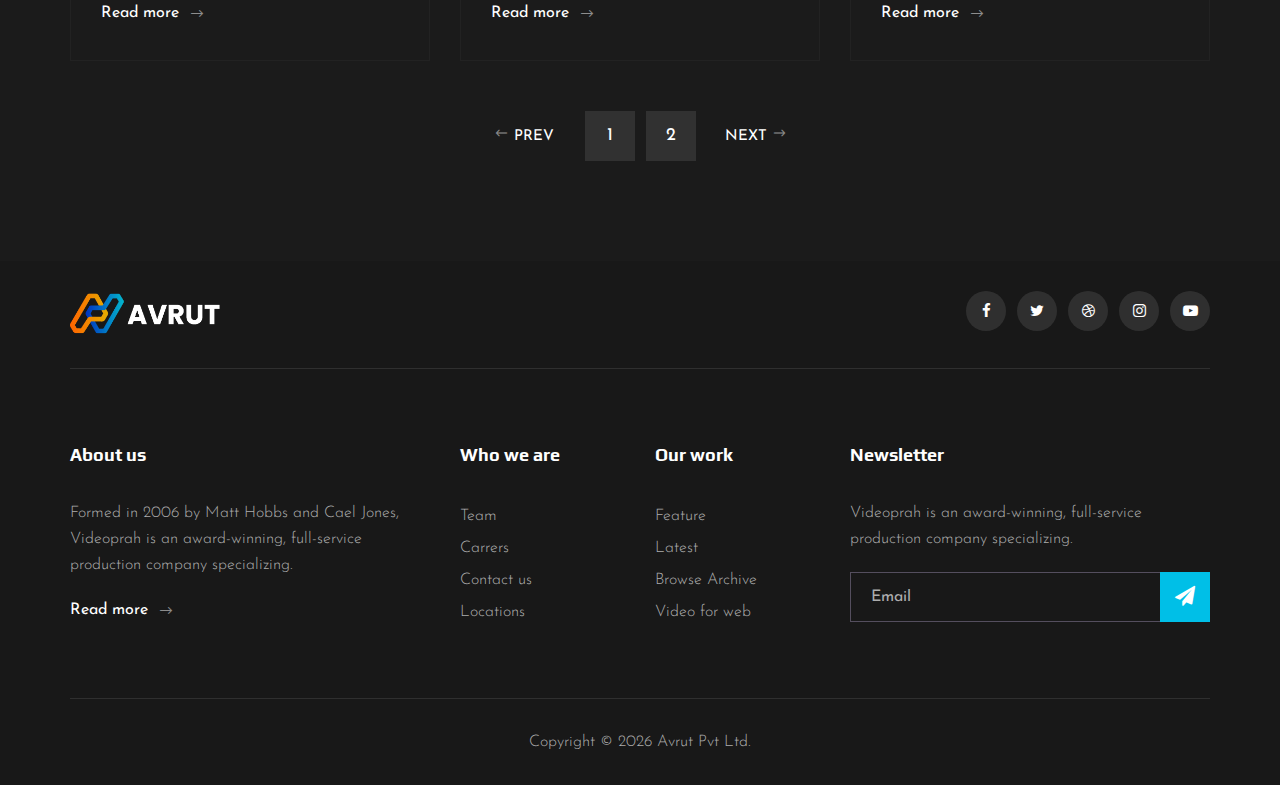
<file: blog.html>
<!DOCTYPE html>
<html lang="zxx">

<head>
    <meta charset="UTF-8">
    <meta name="description" content="Videograph Template">
    <meta name="keywords" content="Videograph, unica, creative, html">
    <meta name="viewport" content="width=device-width, initial-scale=1.0">
    <meta http-equiv="X-UA-Compatible" content="ie=edge">
    <title>Blog | Avrut</title>
    <link rel="icon" href="img/flat_icon.png" type="image/x-icon">
    <!-- Google Font -->
    <link href="https://fonts.googleapis.com/css2?family=Play:wght@400;700&display=swap" rel="stylesheet">
    <link href="https://fonts.googleapis.com/css2?family=Josefin+Sans:wght@300;400;500;600;700&display=swap"
        rel="stylesheet">

    <!-- Css Styles -->
    <link rel="stylesheet" href="css/bootstrap.min.css" type="text/css">
    <link rel="stylesheet" href="css/font-awesome.min.css" type="text/css">
    <link rel="stylesheet" href="css/elegant-icons.css" type="text/css">
    <link rel="stylesheet" href="css/owl.carousel.min.css" type="text/css">
    <link rel="stylesheet" href="css/magnific-popup.css" type="text/css">
    <link rel="stylesheet" href="css/slicknav.min.css" type="text/css">
    <link rel="stylesheet" href="css/style.css" type="text/css">
</head>

<body>
    <!-- Page Preloder -->
    <div id="preloder">
        <div class="loader"></div>
    </div>

    <!-- Header Section Begin -->
    <header class="header">
        <div class="container">
            <div class="row">
                <div class="col-lg-2">
                    <div class="header__logo">
                        <a href="./index.html"><img src="img/logo.png" alt=""></a>
                    </div>
                </div>
                <div class="col-lg-10">
                    <div class="header__nav__option">
                        <nav class="header__nav__menu mobile-menu">
                            <ul>
                                <li><a href="./index.html">Home</a></li>
                                <li><a href="./about.html">About</a></li>
                                <li><a href="./portfolio.html">Portfolio</a></li>
                                <li class="active"><a href="./services.html">Services</a></li>
                                
                                <li><a href="./contact.html">Contact</a></li>
                            </ul>
                        </nav>
                        <div class="header__nav__social">
                            <a href="#"><i class="fa fa-facebook"></i></a>
                            <a href="#"><i class="fa fa-twitter"></i></a>
                            <a href="#"><i class="fa fa-dribbble"></i></a>
                            <a href="#"><i class="fa fa-instagram"></i></a>
                            <a href="#"><i class="fa fa-youtube-play"></i></a>
                        </div>
                    </div>
                </div>
            </div>
            <div id="mobile-menu-wrap"></div>
        </div>
    </header>
    <!-- Header End -->

    <!-- Breadcrumb Begin -->
    <div class="breadcrumb-option spad set-bg" data-setbg="img/breadcrumb-bg.jpg">
        <div class="container">
            <div class="row">
                <div class="col-lg-12 text-center">
                    <div class="breadcrumb__text">
                        <h2>Our Blog</h2>
                        <div class="breadcrumb__links">
                            <a href="#">Home</a>
                            <span>Blog</span>
                        </div>
                    </div>
                </div>
            </div>
        </div>
    </div>
    <!-- Breadcrumb End -->

    <!-- Blog Section Begin -->
    <section class="blog spad">
        <div class="container">
            <div class="row">
                <div class="col-lg-4 col-md-6 col-sm-6">
                    <div class="blog__item">
                        <h4>What Makes Users Want to Share a Video on Social Media?</h4>
                        <ul>
                            <li>Jan 03, 2020</li>
                            <li>05 Comment</li>
                        </ul>
                        <p>We recently launched a new website for a Vital client and wanted to share some of the cool
                            features we were able...</p>
                        <a href="#">Read more <span class="arrow_right"></span></a>
                    </div>
                </div>
                <div class="col-lg-4 col-md-6 col-sm-6">
                    <div class="blog__item">
                        <h4>Bumper Ads: How to Tell a Story in 6 Seconds</h4>
                        <ul>
                            <li>Jan 03, 2020</li>
                            <li>05 Comment</li>
                        </ul>
                        <p>We recently launched a new website for a Vital client and wanted to share some of the cool
                            features we were able...</p>
                        <a href="#">Read more <span class="arrow_right"></span></a>
                    </div>
                </div>
                <div class="col-lg-4 col-md-6 col-sm-6">
                    <div class="blog__item">
                        <h4>Recruitment Marketing for the Digital Age: A Definitive Guide</h4>
                        <ul>
                            <li>Jan 03, 2020</li>
                            <li>05 Comment</li>
                        </ul>
                        <p>We recently launched a new website for a Vital client and wanted to share some of the cool
                            features we were able...</p>
                        <a href="#">Read more <span class="arrow_right"></span></a>
                    </div>
                </div>
                <div class="col-lg-4 col-md-6 col-sm-6">
                    <div class="blog__item">
                        <h4>Say Bonjour! Ola! & Guten Tag! to Our New Team Members</h4>
                        <ul>
                            <li>Jan 03, 2020</li>
                            <li>05 Comment</li>
                        </ul>
                        <p>We recently launched a new website for a Vital client and wanted to share some of the cool
                            features we were able...</p>
                        <a href="#">Read more <span class="arrow_right"></span></a>
                    </div>
                </div>
                <div class="col-lg-4 col-md-6 col-sm-6">
                    <div class="blog__item">
                        <h4>Recruitment Marketing for the Digital Age: A Definitive Guide</h4>
                        <ul>
                            <li>Jan 03, 2020</li>
                            <li>05 Comment</li>
                        </ul>
                        <p>We recently launched a new website for a Vital client and wanted to share some of the cool
                            features we were able...</p>
                        <a href="#">Read more <span class="arrow_right"></span></a>
                    </div>
                </div>
                <div class="col-lg-4 col-md-6 col-sm-6">
                    <div class="blog__item">
                        <h4>Pay-Per-Click Marketing: A ‘Nuts & Bolts’ Guide</h4>
                        <ul>
                            <li>Jan 03, 2020</li>
                            <li>05 Comment</li>
                        </ul>
                        <p>We recently launched a new website for a Vital client and wanted to share some of the cool
                            features we were able...</p>
                        <a href="#">Read more <span class="arrow_right"></span></a>
                    </div>
                </div>
                <div class="col-lg-4 col-md-6 col-sm-6">
                    <div class="blog__item">
                        <h4>Vital Launches New University Website Design for...</h4>
                        <ul>
                            <li>Jan 03, 2020</li>
                            <li>05 Comment</li>
                        </ul>
                        <p>We recently launched a new website for a Vital client and wanted to share some of the cool
                            features we were able...</p>
                        <a href="#">Read more <span class="arrow_right"></span></a>
                    </div>
                </div>
                <div class="col-lg-4 col-md-6 col-sm-6">
                    <div class="blog__item">
                        <h4>How and When to Write a Press Release: Best Practices...</h4>
                        <ul>
                            <li>Jan 03, 2020</li>
                            <li>05 Comment</li>
                        </ul>
                        <p>We recently launched a new website for a Vital client and wanted to share some of the cool
                            features we were able...</p>
                        <a href="#">Read more <span class="arrow_right"></span></a>
                    </div>
                </div>
                <div class="col-lg-4 col-md-6 col-sm-6">
                    <div class="blog__item">
                        <h4>What Makes Users Want to Share a Video on Social Media?</h4>
                        <ul>
                            <li>Jan 03, 2020</li>
                            <li>05 Comment</li>
                        </ul>
                        <p>We recently launched a new website for a Vital client and wanted to share some of the cool
                            features we were able...</p>
                        <a href="#">Read more <span class="arrow_right"></span></a>
                    </div>
                </div>
            </div>
            <div class="row">
                <div class="col-lg-12">
                    <div class="pagination__option blog__pagi">
                        <a href="#" class="arrow__pagination left__arrow"><span class="arrow_left"></span> Prev</a>
                        <a href="#" class="number__pagination">1</a>
                        <a href="#" class="number__pagination">2</a>
                        <a href="#" class="arrow__pagination right__arrow">Next <span class="arrow_right"></span></a>
                    </div>
                </div>
            </div>
        </div>
    </section>
    <!-- Blog Section End -->

    <!-- Footer Section Begin -->
    <footer class="footer">
        <div class="container">
            <div class="footer__top">
                <div class="row">
                    <div class="col-lg-6 col-md-6">
                        <div class="footer__top__logo">
                            <a href="#"><img src="img/logo.png" alt=""></a>
                        </div>
                    </div>
                    <div class="col-lg-6 col-md-6">
                        <div class="footer__top__social">
                            <a href="#"><i class="fa fa-facebook"></i></a>
                            <a href="#"><i class="fa fa-twitter"></i></a>
                            <a href="#"><i class="fa fa-dribbble"></i></a>
                            <a href="#"><i class="fa fa-instagram"></i></a>
                            <a href="#"><i class="fa fa-youtube-play"></i></a>
                        </div>
                    </div>
                </div>
            </div>
            <div class="footer__option">
                <div class="row">
                    <div class="col-lg-4 col-md-6 col-sm-6">
                        <div class="footer__option__item">
                            <h5>About us</h5>
                            <p>Formed in 2006 by Matt Hobbs and Cael Jones, Videoprah is an award-winning, full-service
                                production company specializing.</p>
                            <a href="#" class="read__more">Read more <span class="arrow_right"></span></a>
                        </div>
                    </div>
                    <div class="col-lg-2 col-md-3 col-sm-3">
                        <div class="footer__option__item">
                            <h5>Who we are</h5>
                            <ul>
                                <li><a href="#">Team</a></li>
                                <li><a href="#">Carrers</a></li>
                                <li><a href="#">Contact us</a></li>
                                <li><a href="#">Locations</a></li>
                            </ul>
                        </div>
                    </div>
                    <div class="col-lg-2 col-md-3 col-sm-3">
                        <div class="footer__option__item">
                            <h5>Our work</h5>
                            <ul>
                                <li><a href="#">Feature</a></li>
                                <li><a href="#">Latest</a></li>
                                <li><a href="#">Browse Archive</a></li>
                                <li><a href="#">Video for web</a></li>
                            </ul>
                        </div>
                    </div>
                    <div class="col-lg-4 col-md-12">
                        <div class="footer__option__item">
                            <h5>Newsletter</h5>
                            <p>Videoprah is an award-winning, full-service production company specializing.</p>
                            <form action="#">
                                <input type="text" placeholder="Email">
                                <button type="submit"><i class="fa fa-send"></i></button>
                            </form>
                        </div>
                    </div>
                </div>
            </div>
            <div class="footer__copyright">
                <div class="row">
                    <div class="col-lg-12 text-center">
                        <!-- Link back to Colorlib can't be removed. Template is licensed under CC BY 3.0. -->
                        <p class="footer__copyright__text">Copyright &copy;
                            <script>
                                document.write(new Date().getFullYear());
                            </script>
                            Avrut Pvt Ltd.
                            
                        </p>
                        <!-- Link back to Colorlib can't be removed. Template is licensed under CC BY 3.0. -->
                    </div>
                </div>
            </div>
        </div>
    </footer>
    <!-- Footer Section End -->

    <!-- Js Plugins -->
    <script src="js/jquery-3.3.1.min.js"></script>
    <script src="js/bootstrap.min.js"></script>
    <script src="js/jquery.magnific-popup.min.js"></script>
    <script src="js/mixitup.min.js"></script>
    <script src="js/masonry.pkgd.min.js"></script>
    <script src="js/jquery.slicknav.js"></script>
    <script src="js/owl.carousel.min.js"></script>
    <script src="js/main.js"></script>
</body>

</html>
</file>
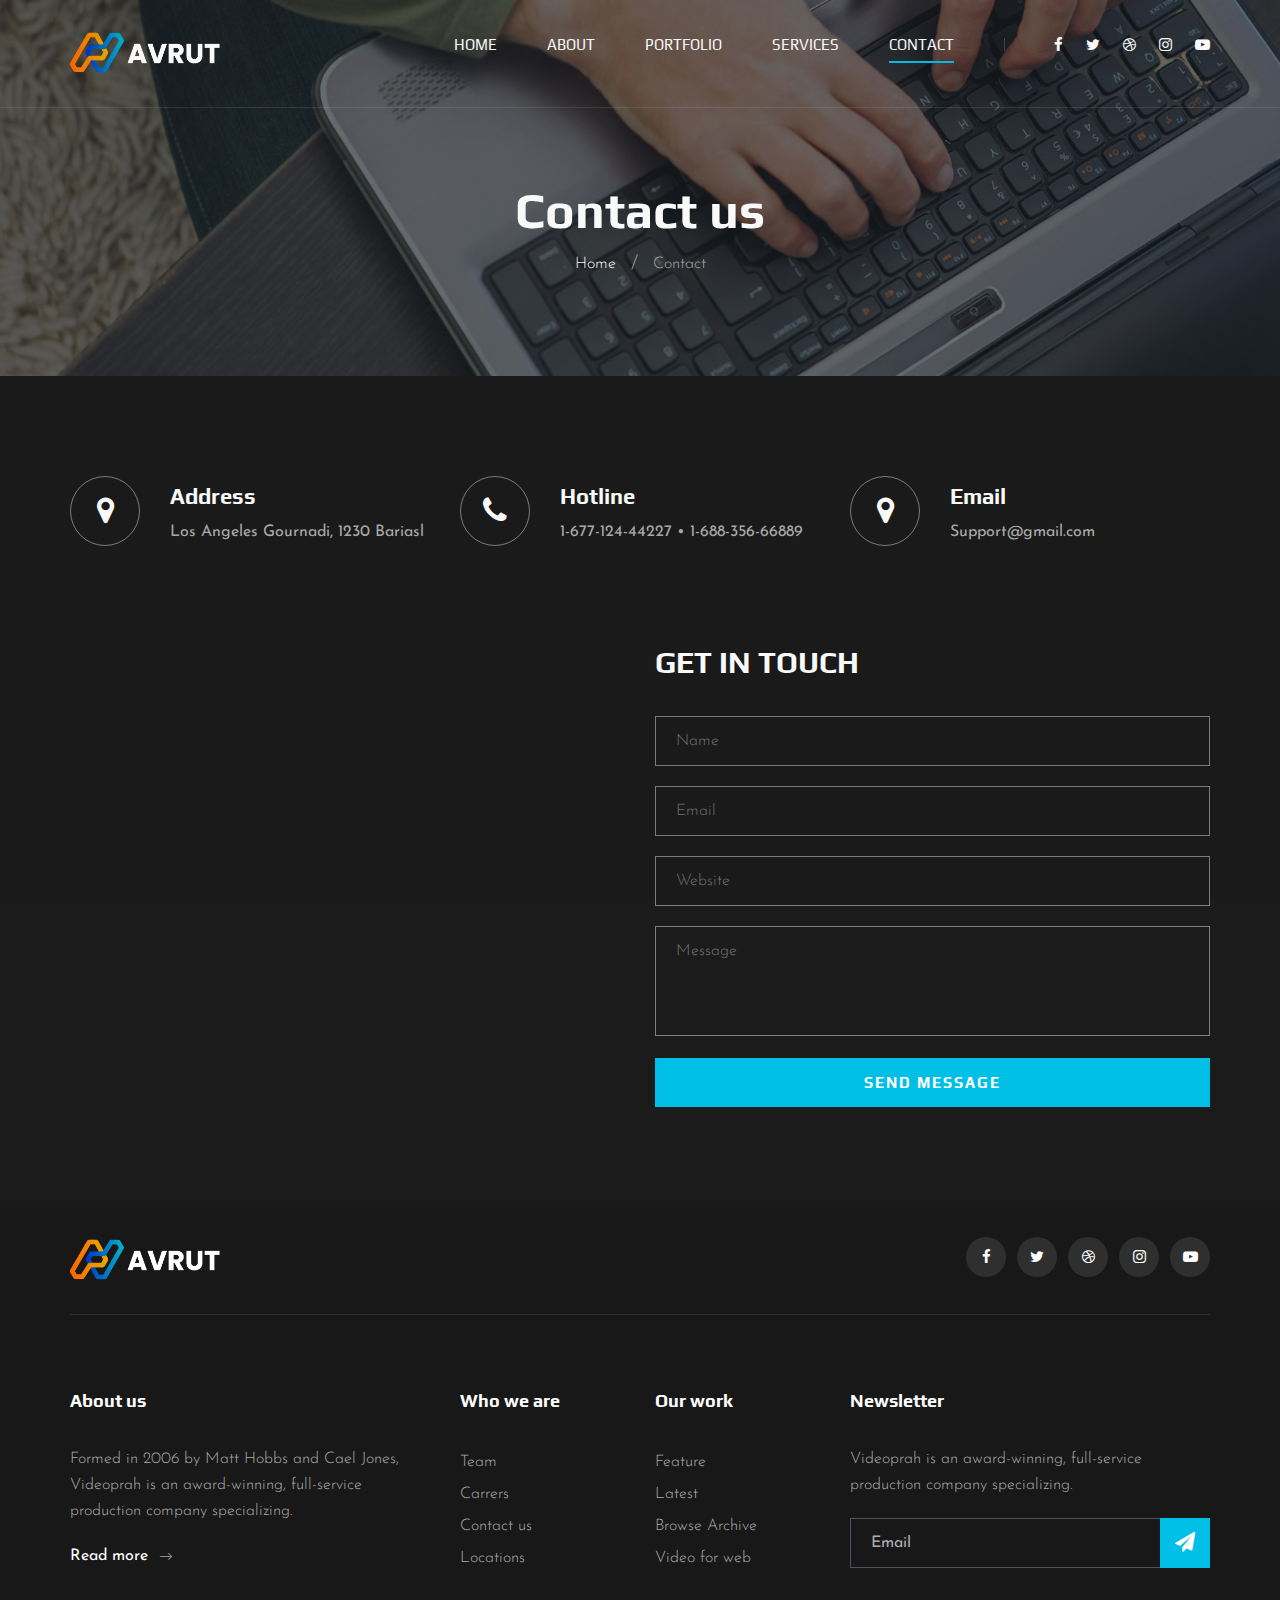
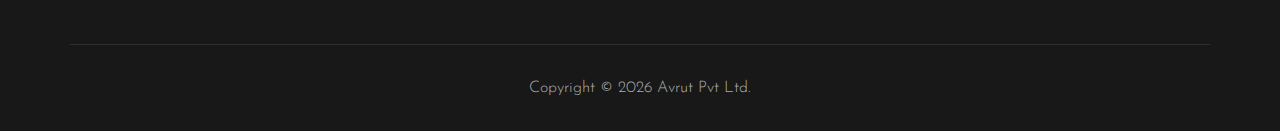
<file: contact.html>
<!DOCTYPE html>
<html lang="zxx">

<head>
    <meta charset="UTF-8">
    <meta name="description" content="Videograph Template">
    <meta name="keywords" content="Videograph, unica, creative, html">
    <meta name="viewport" content="width=device-width, initial-scale=1.0">
    <meta http-equiv="X-UA-Compatible" content="ie=edge">
    <title>Contact | Avrut</title>
    <link rel="icon" href="img/flat_icon.png" type="image/x-icon">
    <!-- Google Font -->
    <link href="https://fonts.googleapis.com/css2?family=Play:wght@400;700&display=swap" rel="stylesheet">
    <link href="https://fonts.googleapis.com/css2?family=Josefin+Sans:wght@300;400;500;600;700&display=swap"
        rel="stylesheet">

    <!-- Css Styles -->
    <link rel="stylesheet" href="css/bootstrap.min.css" type="text/css">
    <link rel="stylesheet" href="css/font-awesome.min.css" type="text/css">
    <link rel="stylesheet" href="css/elegant-icons.css" type="text/css">
    <link rel="stylesheet" href="css/owl.carousel.min.css" type="text/css">
    <link rel="stylesheet" href="css/magnific-popup.css" type="text/css">
    <link rel="stylesheet" href="css/slicknav.min.css" type="text/css">
    <link rel="stylesheet" href="css/style.css" type="text/css">
</head>

<body>
    <!-- Page Preloder -->
    <div id="preloder">
        <div class="loader"></div>
    </div>

    <!-- Header Section Begin -->
    <header class="header">
        <div class="container">
            <div class="row">
                <div class="col-lg-2">
                    <div class="header__logo">
                        <a href="./index.html"><img src="img/logo.png" alt=""></a>
                    </div>
                </div>
                <div class="col-lg-10">
                    <div class="header__nav__option">
                        <nav class="header__nav__menu mobile-menu">
                            <ul>
                                <li><a href="./index.html">Home</a></li>
                                <li><a href="./about.html">About</a></li>
                                <li><a href="./portfolio.html">Portfolio</a></li>
                                <li><a href="./services.html">Services</a></li>
                                
                                <li class="active"><a href="./contact.html">Contact</a></li>
                            </ul>
                        </nav>
                        <div class="header__nav__social">
                            <a href="#"><i class="fa fa-facebook"></i></a>
                            <a href="#"><i class="fa fa-twitter"></i></a>
                            <a href="#"><i class="fa fa-dribbble"></i></a>
                            <a href="#"><i class="fa fa-instagram"></i></a>
                            <a href="#"><i class="fa fa-youtube-play"></i></a>
                        </div>
                    </div>
                </div>
            </div>
            <div id="mobile-menu-wrap"></div>
        </div>
    </header>
    <!-- Header End -->

    <!-- Breadcrumb Begin -->
    <div class="breadcrumb-option spad set-bg" data-setbg="img/breadcrumb-bg.jpg">
        <div class="container">
            <div class="row">
                <div class="col-lg-12 text-center">
                    <div class="breadcrumb__text">
                        <h2>Contact us</h2>
                        <div class="breadcrumb__links">
                            <a href="#">Home</a>
                            <span>Contact</span>
                        </div>
                    </div>
                </div>
            </div>
        </div>
    </div>
    <!-- Breadcrumb End -->

    <!-- Contact Widget Section Begin -->
    <section class="contact-widget spad">
        <div class="container">
            <div class="row">
                <div class="col-lg-4 col-md-6 col-md-6 col-md-3">
                    <div class="contact__widget__item">
                        <div class="contact__widget__item__icon">
                            <i class="fa fa-map-marker"></i>
                        </div>
                        <div class="contact__widget__item__text">
                            <h4>Address</h4>
                            <p>Los Angeles Gournadi, 1230 Bariasl</p>
                        </div>
                    </div>
                </div>
                <div class="col-lg-4 col-md-6 col-md-6 col-md-3">
                    <div class="contact__widget__item">
                        <div class="contact__widget__item__icon">
                            <i class="fa fa-phone"></i>
                        </div>
                        <div class="contact__widget__item__text">
                            <h4>Hotline</h4>
                            <p>1-677-124-44227 • 1-688-356-66889</p>
                        </div>
                    </div>
                </div>
                <div class="col-lg-4 col-md-6 col-md-6 col-md-3">
                    <div class="contact__widget__item">
                        <div class="contact__widget__item__icon">
                            <i class="fa fa-map-marker"></i>
                        </div>
                        <div class="contact__widget__item__text">
                            <h4>Email</h4>
                            <p>Support@gmail.com</p>
                        </div>
                    </div>
                </div>
            </div>
        </div>
    </section>
    <!-- Contact Widget Section End -->

    <!-- Call To Action Section Begin -->
    <section class="contact spad">
        <div class="container">
            <div class="row">
                <div class="col-lg-6 col-md-6">
                    <div class="contact__map">
                        <iframe
                            src="https://www.google.com/maps/embed?pb=!1m18!1m12!1m3!1d387190.2798902705!2d-74.25986790365917!3d40.697670067823786!2m3!1f0!2f0!3f0!3m2!1i1024!2i768!4f13.1!3m3!1m2!1s0x89c24fa5d33f083b%3A0xc80b8f06e177fe62!2sNew%20York%2C%20NY%2C%20USA!5e0!3m2!1sen!2sbd!4v1596152431947!5m2!1sen!2sbd"
                            height="450" style="border:0;"></iframe>
                    </div>
                </div>
                <div class="col-lg-6 col-md-6">
                    <div class="contact__form">
                        <h3>Get in touch</h3>
                        <form action="#">
                            <input type="text" placeholder="Name">
                            <input type="text" placeholder="Email">
                            <input type="text" placeholder="Website">
                            <textarea placeholder="Message"></textarea>
                            <button type="submit" class="site-btn">Send Message</button>
                        </form>
                    </div>
                </div>
            </div>
        </div>
    </section>
    <!-- Call To Action Section End -->

    <!-- Footer Section Begin -->
    <footer class="footer">
        <div class="container">
            <div class="footer__top">
                <div class="row">
                    <div class="col-lg-6 col-md-6">
                        <div class="footer__top__logo">
                            <a href="#"><img src="img/logo.png" alt=""></a>
                        </div>
                    </div>
                    <div class="col-lg-6 col-md-6">
                        <div class="footer__top__social">
                            <a href="#"><i class="fa fa-facebook"></i></a>
                            <a href="#"><i class="fa fa-twitter"></i></a>
                            <a href="#"><i class="fa fa-dribbble"></i></a>
                            <a href="#"><i class="fa fa-instagram"></i></a>
                            <a href="#"><i class="fa fa-youtube-play"></i></a>
                        </div>
                    </div>
                </div>
            </div>
            <div class="footer__option">
                <div class="row">
                    <div class="col-lg-4 col-md-6">
                        <div class="footer__option__item">
                            <h5>About us</h5>
                            <p>Formed in 2006 by Matt Hobbs and Cael Jones, Videoprah is an award-winning, full-service
                                production company specializing.</p>
                            <a href="#" class="read__more">Read more <span class="arrow_right"></span></a>
                        </div>
                    </div>
                    <div class="col-lg-2 col-md-3">
                        <div class="footer__option__item">
                            <h5>Who we are</h5>
                            <ul>
                                <li><a href="#">Team</a></li>
                                <li><a href="#">Carrers</a></li>
                                <li><a href="#">Contact us</a></li>
                                <li><a href="#">Locations</a></li>
                            </ul>
                        </div>
                    </div>
                    <div class="col-lg-2 col-md-3">
                        <div class="footer__option__item">
                            <h5>Our work</h5>
                            <ul>
                                <li><a href="#">Feature</a></li>
                                <li><a href="#">Latest</a></li>
                                <li><a href="#">Browse Archive</a></li>
                                <li><a href="#">Video for web</a></li>
                            </ul>
                        </div>
                    </div>
                    <div class="col-lg-4 col-md-12">
                        <div class="footer__option__item">
                            <h5>Newsletter</h5>
                            <p>Videoprah is an award-winning, full-service production company specializing.</p>
                            <form action="#">
                                <input type="text" placeholder="Email">
                                <button type="submit"><i class="fa fa-send"></i></button>
                            </form>
                        </div>
                    </div>
                </div>
            </div>
            <div class="footer__copyright">
                <div class="row">
                    <div class="col-lg-12 text-center">
                        <!-- Link back to Colorlib can't be removed. Template is licensed under CC BY 3.0. -->
                        <p class="footer__copyright__text">Copyright &copy;
                            <script>
                                document.write(new Date().getFullYear());
                            </script>
                            Avrut Pvt Ltd.
                            
                        </p>
                        <!-- Link back to Colorlib can't be removed. Template is licensed under CC BY 3.0. -->
                    </div>
                </div>
            </div>
        </div>
    </footer>
    <!-- Footer Section End -->

    <!-- Js Plugins -->
    <script src="js/jquery-3.3.1.min.js"></script>
    <script src="js/bootstrap.min.js"></script>
    <script src="js/jquery.magnific-popup.min.js"></script>
    <script src="js/mixitup.min.js"></script>
    <script src="js/masonry.pkgd.min.js"></script>
    <script src="js/jquery.slicknav.js"></script>
    <script src="js/owl.carousel.min.js"></script>
    <script src="js/main.js"></script>
</body>

</html>
</file>
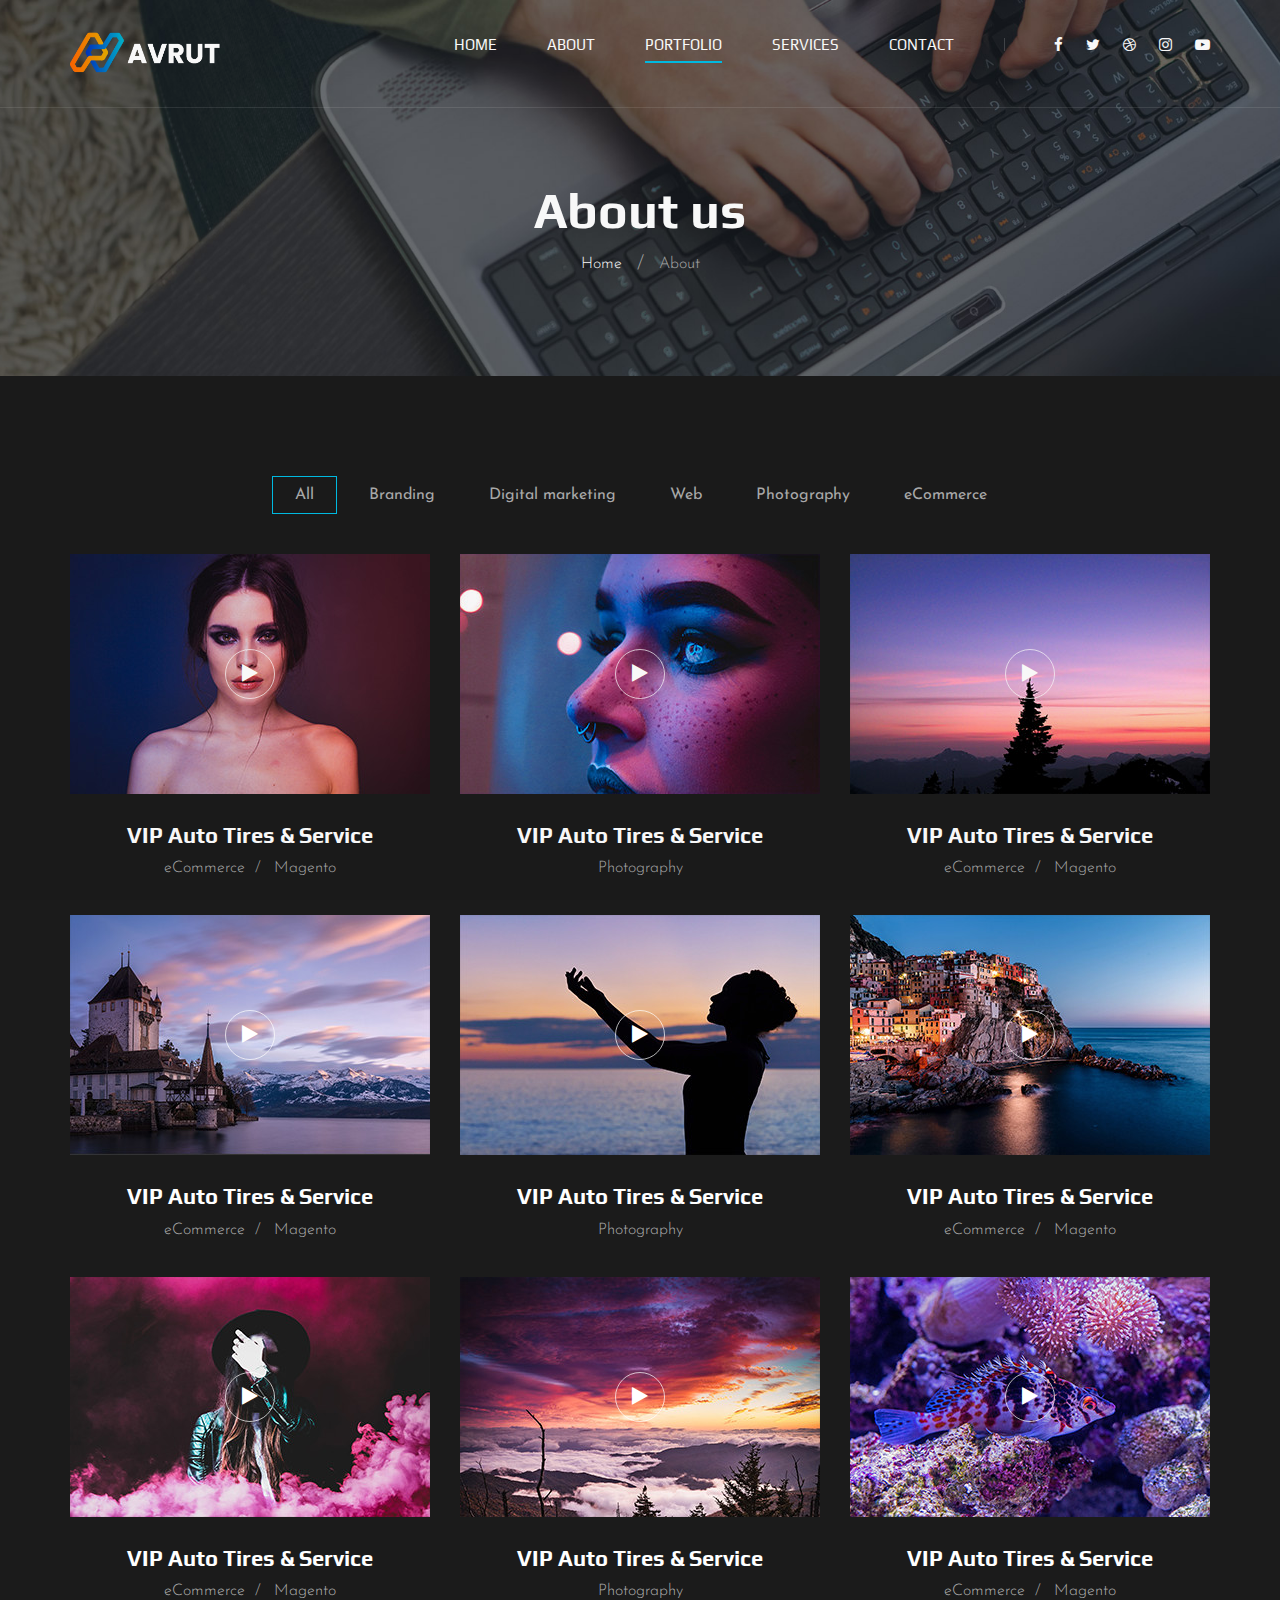
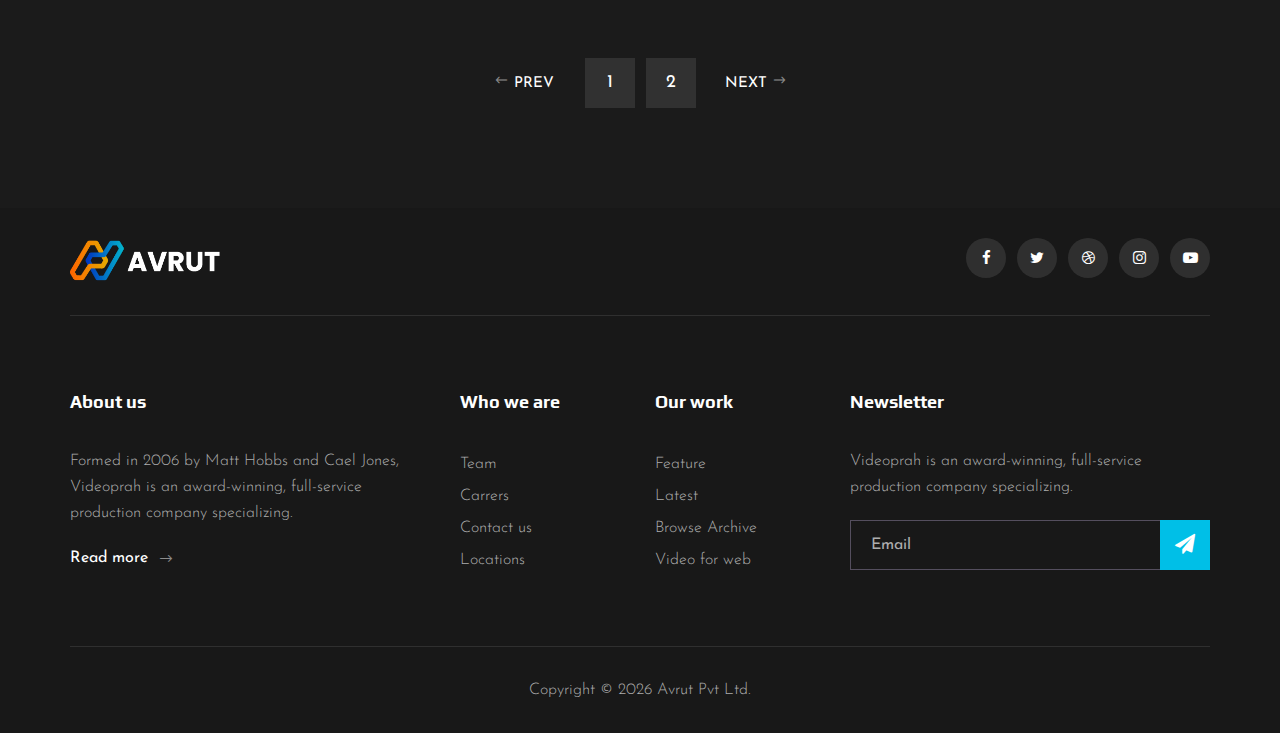
<file: portfolio.html>
<!DOCTYPE html>
<html lang="zxx">

<head>
    <meta charset="UTF-8">
    <meta name="description" content="Videograph Template">
    <meta name="keywords" content="Videograph, unica, creative, html">
    <meta name="viewport" content="width=device-width, initial-scale=1.0">
    <meta http-equiv="X-UA-Compatible" content="ie=edge">
    <title>Portfolio | Avrut</title>
    <link rel="icon" href="img/flat_icon.png" type="image/x-icon">
    <!-- Google Font -->
    <link href="https://fonts.googleapis.com/css2?family=Play:wght@400;700&display=swap" rel="stylesheet">
    <link href="https://fonts.googleapis.com/css2?family=Josefin+Sans:wght@300;400;500;600;700&display=swap"
        rel="stylesheet">

    <!-- Css Styles -->
    <link rel="stylesheet" href="css/bootstrap.min.css" type="text/css">
    <link rel="stylesheet" href="css/font-awesome.min.css" type="text/css">
    <link rel="stylesheet" href="css/elegant-icons.css" type="text/css">
    <link rel="stylesheet" href="css/owl.carousel.min.css" type="text/css">
    <link rel="stylesheet" href="css/magnific-popup.css" type="text/css">
    <link rel="stylesheet" href="css/slicknav.min.css" type="text/css">
    <link rel="stylesheet" href="css/style.css" type="text/css">
</head>

<body>
    <!-- Page Preloder -->
    <div id="preloder">
        <div class="loader"></div>
    </div>

    <!-- Header Section Begin -->
    <header class="header">
        <div class="container">
            <div class="row">
                <div class="col-lg-2">
                    <div class="header__logo">
                        <a href="./index.html"><img src="img/logo.png" alt=""></a>
                    </div>
                </div>
                <div class="col-lg-10">
                    <div class="header__nav__option">
                        <nav class="header__nav__menu mobile-menu">
                            <ul>
                                <li><a href="./index.html">Home</a></li>
                                <li><a href="./about.html">About</a></li>
                                <li class="active"><a href="./portfolio.html">Portfolio</a></li>
                                <li><a href="./services.html">Services</a></li>
                                
                                <li><a href="./contact.html">Contact</a></li>
                            </ul>
                        </nav>
                        <div class="header__nav__social">
                            <a href="#"><i class="fa fa-facebook"></i></a>
                            <a href="#"><i class="fa fa-twitter"></i></a>
                            <a href="#"><i class="fa fa-dribbble"></i></a>
                            <a href="#"><i class="fa fa-instagram"></i></a>
                            <a href="#"><i class="fa fa-youtube-play"></i></a>
                        </div>
                    </div>
                </div>
            </div>
            <div id="mobile-menu-wrap"></div>
        </div>
    </header>
    <!-- Header End -->

    <!-- Breadcrumb Begin -->
    <div class="breadcrumb-option spad set-bg" data-setbg="img/breadcrumb-bg.jpg">
        <div class="container">
            <div class="row">
                <div class="col-lg-12 text-center">
                    <div class="breadcrumb__text">
                        <h2>About us</h2>
                        <div class="breadcrumb__links">
                            <a href="#">Home</a>
                            <span>About</span>
                        </div>
                    </div>
                </div>
            </div>
        </div>
    </div>
    <!-- Breadcrumb End -->

    <!-- Portfolio Section Begin -->
    <section class="portfolio spad">
        <div class="container">
            <div class="row">
                <div class="col-lg-12">
                    <ul class="portfolio__filter">
                        <li class="active" data-filter="*">All</li>
                        <li data-filter=".branding">Branding</li>
                        <li data-filter=".digital-marketing">Digital marketing</li>
                        <li data-filter=".web">Web</li>
                        <li data-filter=".photography">Photography</li>
                        <li data-filter=" .ecommerce">eCommerce</li>
                    </ul>
                </div>
            </div>
            <div class="row portfolio__gallery">
                <div class="col-lg-4 col-md-6 col-sm-6 mix branding">
                    <div class="portfolio__item">
                        <div class="portfolio__item__video set-bg" data-setbg="img/portfolio/portfolio-1.jpg">
                            <a href="https://www.youtube.com/watch?v=LXb3EKWsInQ" class="play-btn video-popup"><i
                                    class="fa fa-play"></i></a>
                        </div>
                        <div class="portfolio__item__text">
                            <h4>VIP Auto Tires & Service</h4>
                            <ul>
                                <li>eCommerce</li>
                                <li>Magento</li>
                            </ul>
                        </div>
                    </div>
                </div>
                <div class="col-lg-4 col-md-6 col-sm-6 mix digital-marketing">
                    <div class="portfolio__item">
                        <div class="portfolio__item__video set-bg" data-setbg="img/portfolio/portfolio-2.jpg">
                            <a href="https://www.youtube.com/watch?v=LXb3EKWsInQ" class="play-btn video-popup"><i
                                    class="fa fa-play"></i></a>
                        </div>
                        <div class="portfolio__item__text">
                            <h4>VIP Auto Tires & Service</h4>
                            <span>Photography</span>
                        </div>
                    </div>
                </div>
                <div class="col-lg-4 col-md-6 col-sm-6 mix web">
                    <div class="portfolio__item">
                        <div class="portfolio__item__video set-bg" data-setbg="img/portfolio/portfolio-3.jpg">
                            <a href="https://www.youtube.com/watch?v=LXb3EKWsInQ" class="play-btn video-popup"><i
                                    class="fa fa-play"></i></a>
                        </div>
                        <div class="portfolio__item__text">
                            <h4>VIP Auto Tires & Service</h4>
                            <ul>
                                <li>eCommerce</li>
                                <li>Magento</li>
                            </ul>
                        </div>
                    </div>
                </div>
                <div class="col-lg-4 col-md-6 col-sm-6 mix photography">
                    <div class="portfolio__item">
                        <div class="portfolio__item__video set-bg" data-setbg="img/portfolio/portfolio-4.jpg">
                            <a href="https://www.youtube.com/watch?v=LXb3EKWsInQ" class="play-btn video-popup"><i
                                    class="fa fa-play"></i></a>
                        </div>
                        <div class="portfolio__item__text">
                            <h4>VIP Auto Tires & Service</h4>
                            <ul>
                                <li>eCommerce</li>
                                <li>Magento</li>
                            </ul>
                        </div>
                    </div>
                </div>
                <div class="col-lg-4 col-md-6 col-sm-6 mix ecommerce">
                    <div class="portfolio__item">
                        <div class="portfolio__item__video set-bg" data-setbg="img/portfolio/portfolio-5.jpg">
                            <a href="https://www.youtube.com/watch?v=LXb3EKWsInQ" class="play-btn video-popup"><i
                                    class="fa fa-play"></i></a>
                        </div>
                        <div class="portfolio__item__text">
                            <h4>VIP Auto Tires & Service</h4>
                            <span>Photography</span>
                        </div>
                    </div>
                </div>
                <div class="col-lg-4 col-md-6 col-sm-6 mix branding">
                    <div class="portfolio__item">
                        <div class="portfolio__item__video set-bg" data-setbg="img/portfolio/portfolio-6.jpg">
                            <a href="https://www.youtube.com/watch?v=LXb3EKWsInQ" class="play-btn video-popup"><i
                                    class="fa fa-play"></i></a>
                        </div>
                        <div class="portfolio__item__text">
                            <h4>VIP Auto Tires & Service</h4>
                            <ul>
                                <li>eCommerce</li>
                                <li>Magento</li>
                            </ul>
                        </div>
                    </div>
                </div>
                <div class="col-lg-4 col-md-6 col-sm-6 mix web">
                    <div class="portfolio__item">
                        <div class="portfolio__item__video set-bg" data-setbg="img/portfolio/portfolio-7.jpg">
                            <a href="https://www.youtube.com/watch?v=LXb3EKWsInQ" class="play-btn video-popup"><i
                                    class="fa fa-play"></i></a>
                        </div>
                        <div class="portfolio__item__text">
                            <h4>VIP Auto Tires & Service</h4>
                            <ul>
                                <li>eCommerce</li>
                                <li>Magento</li>
                            </ul>
                        </div>
                    </div>
                </div>
                <div class="col-lg-4 col-md-6 col-sm-6 mix photography">
                    <div class="portfolio__item">
                        <div class="portfolio__item__video set-bg" data-setbg="img/portfolio/portfolio-8.jpg">
                            <a href="https://www.youtube.com/watch?v=LXb3EKWsInQ" class="play-btn video-popup"><i
                                    class="fa fa-play"></i></a>
                        </div>
                        <div class="portfolio__item__text">
                            <h4>VIP Auto Tires & Service</h4>
                            <span>Photography</span>
                        </div>
                    </div>
                </div>
                <div class="col-lg-4 col-md-6 col-sm-6 mix ecommerce">
                    <div class="portfolio__item">
                        <div class="portfolio__item__video set-bg" data-setbg="img/portfolio/portfolio-9.jpg">
                            <a href="https://www.youtube.com/watch?v=LXb3EKWsInQ" class="play-btn video-popup"><i
                                    class="fa fa-play"></i></a>
                        </div>
                        <div class="portfolio__item__text">
                            <h4>VIP Auto Tires & Service</h4>
                            <ul>
                                <li>eCommerce</li>
                                <li>Magento</li>
                            </ul>
                        </div>
                    </div>
                </div>
            </div>
            <div class="row">
                <div class="col-lg-12">
                    <div class="pagination__option">
                        <a href="#" class="arrow__pagination left__arrow"><span class="arrow_left"></span> Prev</a>
                        <a href="#" class="number__pagination">1</a>
                        <a href="#" class="number__pagination">2</a>
                        <a href="#" class="arrow__pagination right__arrow">Next <span class="arrow_right"></span></a>
                    </div>
                </div>
            </div>
        </div>
    </section>
    <!-- Portfolio Section End -->

    <!-- Footer Section Begin -->
    <footer class="footer">
        <div class="container">
            <div class="footer__top">
                <div class="row">
                    <div class="col-lg-6 col-md-6">
                        <div class="footer__top__logo">
                            <a href="#"><img src="img/logo.png" alt=""></a>
                        </div>
                    </div>
                    <div class="col-lg-6 col-md-6">
                        <div class="footer__top__social">
                            <a href="#"><i class="fa fa-facebook"></i></a>
                            <a href="#"><i class="fa fa-twitter"></i></a>
                            <a href="#"><i class="fa fa-dribbble"></i></a>
                            <a href="#"><i class="fa fa-instagram"></i></a>
                            <a href="#"><i class="fa fa-youtube-play"></i></a>
                        </div>
                    </div>
                </div>
            </div>
            <div class="footer__option">
                <div class="row">
                    <div class="col-lg-4 col-md-6 col-sm-6">
                        <div class="footer__option__item">
                            <h5>About us</h5>
                            <p>Formed in 2006 by Matt Hobbs and Cael Jones, Videoprah is an award-winning, full-service
                                production company specializing.</p>
                            <a href="#" class="read__more">Read more <span class="arrow_right"></span></a>
                        </div>
                    </div>
                    <div class="col-lg-2 col-md-3 col-sm-3">
                        <div class="footer__option__item">
                            <h5>Who we are</h5>
                            <ul>
                                <li><a href="#">Team</a></li>
                                <li><a href="#">Carrers</a></li>
                                <li><a href="#">Contact us</a></li>
                                <li><a href="#">Locations</a></li>
                            </ul>
                        </div>
                    </div>
                    <div class="col-lg-2 col-md-3 col-sm-3">
                        <div class="footer__option__item">
                            <h5>Our work</h5>
                            <ul>
                                <li><a href="#">Feature</a></li>
                                <li><a href="#">Latest</a></li>
                                <li><a href="#">Browse Archive</a></li>
                                <li><a href="#">Video for web</a></li>
                            </ul>
                        </div>
                    </div>
                    <div class="col-lg-4 col-md-12">
                        <div class="footer__option__item">
                            <h5>Newsletter</h5>
                            <p>Videoprah is an award-winning, full-service production company specializing.</p>
                            <form action="#">
                                <input type="text" placeholder="Email">
                                <button type="submit"><i class="fa fa-send"></i></button>
                            </form>
                        </div>
                    </div>
                </div>
            </div>
            <div class="footer__copyright">
                <div class="row">
                    <div class="col-lg-12 text-center">
                        <!-- Link back to Colorlib can't be removed. Template is licensed under CC BY 3.0. -->
                        <p class="footer__copyright__text">Copyright &copy;
                            <script>
                                document.write(new Date().getFullYear());
                            </script>
                            Avrut Pvt Ltd.
                            
                        </p>
                        <!-- Link back to Colorlib can't be removed. Template is licensed under CC BY 3.0. -->
                    </div>
                </div>
            </div>
        </div>
    </footer>
    <!-- Footer Section End -->

    <!-- Js Plugins -->
    <script src="js/jquery-3.3.1.min.js"></script>
    <script src="js/bootstrap.min.js"></script>
    <script src="js/jquery.magnific-popup.min.js"></script>
    <script src="js/mixitup.min.js"></script>
    <script src="js/masonry.pkgd.min.js"></script>
    <script src="js/jquery.slicknav.js"></script>
    <script src="js/owl.carousel.min.js"></script>
    <script src="js/main.js"></script>
</body>

</html>
</file>
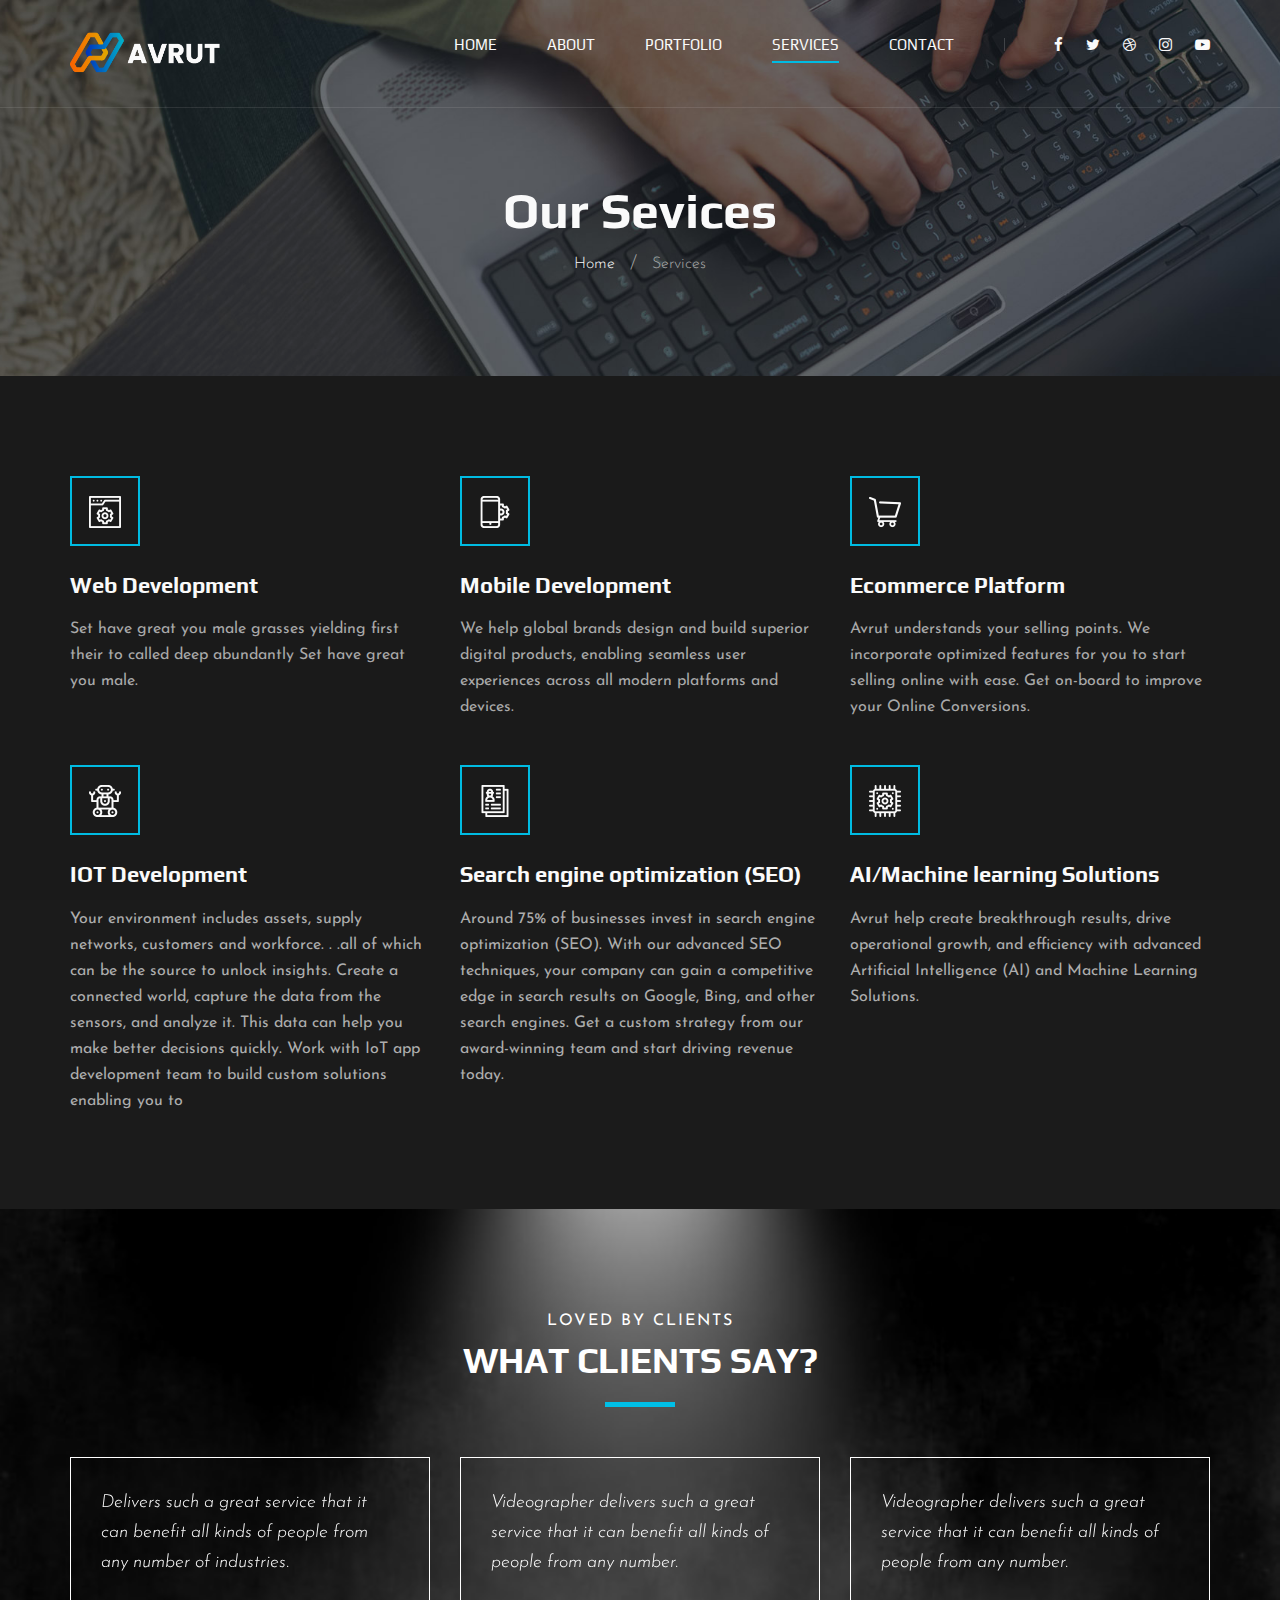
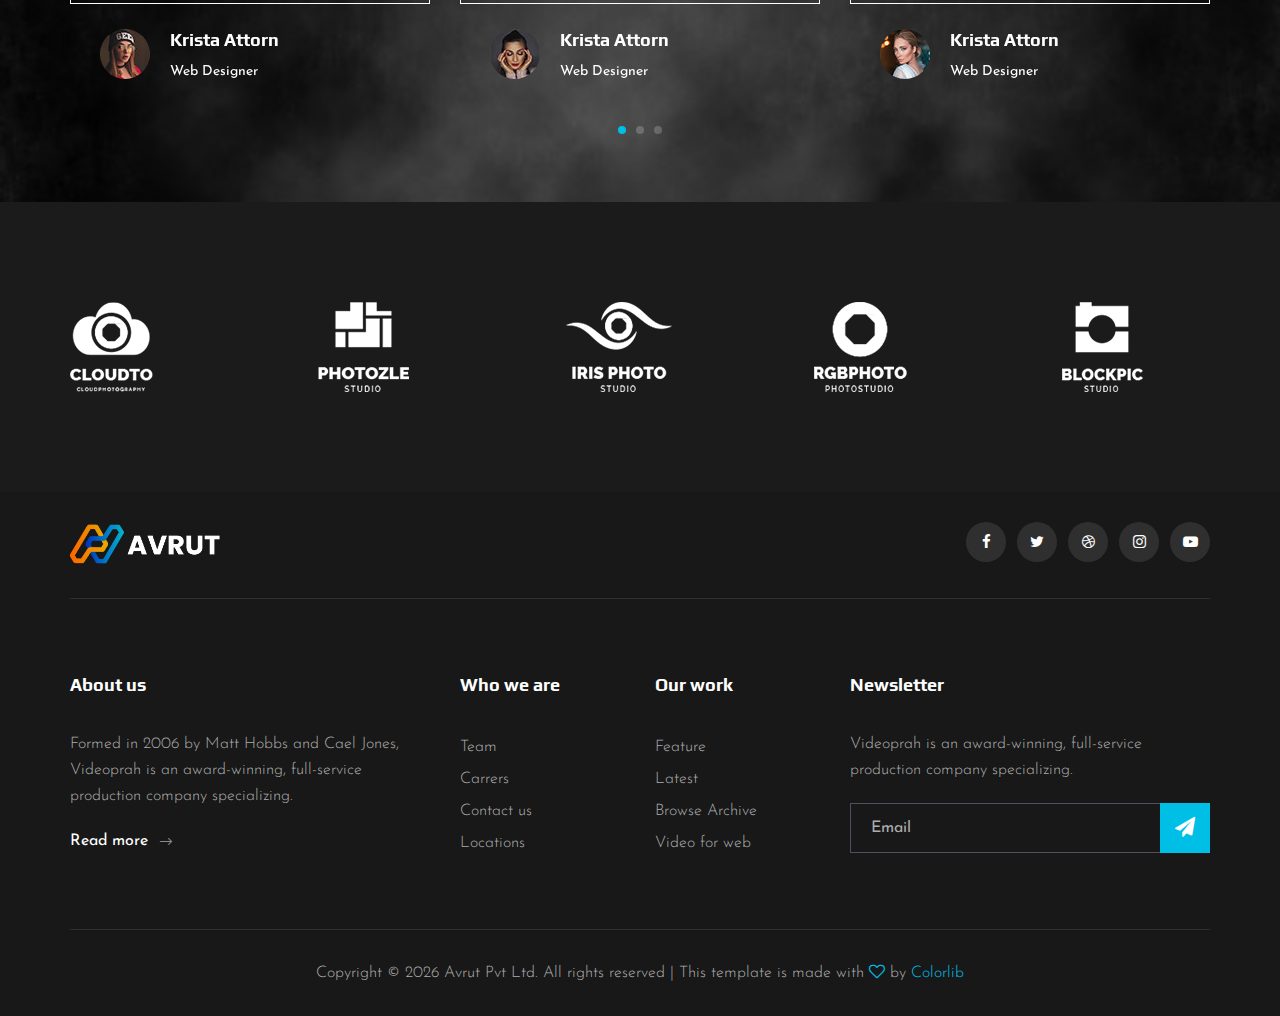
<file: services.html>
<!DOCTYPE html>
<html lang="zxx">

<head>
    <meta charset="UTF-8">
    <meta name="description" content="Videograph Template">
    <meta name="keywords" content="Videograph, unica, creative, html">
    <meta name="viewport" content="width=device-width, initial-scale=1.0">
    <meta http-equiv="X-UA-Compatible" content="ie=edge">
    <title>Services | Avrut</title>
    <link rel="icon" href="img/flat_icon.png" type="image/x-icon">
    <!-- Google Font -->
    <link href="https://fonts.googleapis.com/css2?family=Play:wght@400;700&display=swap" rel="stylesheet">
    <link href="https://fonts.googleapis.com/css2?family=Josefin+Sans:wght@300;400;500;600;700&display=swap"
        rel="stylesheet">

    <!-- Css Styles -->
    <link rel="stylesheet" href="css/bootstrap.min.css" type="text/css">
    <link rel="stylesheet" href="css/font-awesome.min.css" type="text/css">
    <link rel="stylesheet" href="css/elegant-icons.css" type="text/css">
    <link rel="stylesheet" href="css/owl.carousel.min.css" type="text/css">
    <link rel="stylesheet" href="css/magnific-popup.css" type="text/css">
    <link rel="stylesheet" href="css/slicknav.min.css" type="text/css">
    <link rel="stylesheet" href="css/style.css" type="text/css">
</head>

<body>
    <!-- Page Preloder -->
    <div id="preloder">
        <div class="loader"></div>
    </div>

    <!-- Header Section Begin -->
    <header class="header">
        <div class="container">
            <div class="row">
                <div class="col-lg-2">
                    <div class="header__logo">
                        <a href="./index.html"><img src="img/logo.png" alt=""></a>
                    </div>
                </div>
                <div class="col-lg-10">
                    <div class="header__nav__option">
                        <nav class="header__nav__menu mobile-menu">
                            <ul>
                                <li><a href="./index.html">Home</a></li>
                                <li><a href="./about.html">About</a></li>
                                <li><a href="./portfolio.html">Portfolio</a></li>
                                <li class="active"><a href="./services.html">Services</a></li>

                                <li><a href="./contact.html">Contact</a></li>
                            </ul>
                        </nav>
                        <div class="header__nav__social">
                            <a href="#"><i class="fa fa-facebook"></i></a>
                            <a href="#"><i class="fa fa-twitter"></i></a>
                            <a href="#"><i class="fa fa-dribbble"></i></a>
                            <a href="#"><i class="fa fa-instagram"></i></a>
                            <a href="#"><i class="fa fa-youtube-play"></i></a>
                        </div>
                    </div>
                </div>
            </div>
            <div id="mobile-menu-wrap"></div>
        </div>
    </header>
    <!-- Header End -->

    <!-- Breadcrumb Begin -->
    <div class="breadcrumb-option spad set-bg" data-setbg="img/breadcrumb-bg.jpg">
        <div class="container">
            <div class="row">
                <div class="col-lg-12 text-center">
                    <div class="breadcrumb__text">
                        <h2>Our Sevices</h2>
                        <div class="breadcrumb__links">
                            <a href="#">Home</a>
                            <span>Services</span>
                        </div>
                    </div>
                </div>
            </div>
        </div>
    </div>
    <!-- Breadcrumb End -->

    <!-- Services Section Begin -->
    <section class="services-page spad">
        <div class="container">
            <div class="row">
                <div class="col-lg-4 col-md-6 col-sm-6">
                    <div class="services__item">
                        <div class="services__item__icon">
                            <!-- <i class="fa far fa-file-code"></i> -->
                            <img src="img/icons/si-5.png" alt="">
                        </div>
                        <h4>Web Development</h4>
                        <p>Set have great you male grasses yielding first their to called deep abundantly Set
                            have great you male.</p>
                    </div>
                </div>
                <div class="col-lg-4 col-md-6 col-sm-6">
                    <div class="services__item">
                        <div class="services__item__icon">
                            <img src="img/icons/si-1.png" alt="">
                        </div>
                        <h4>Mobile Development</h4>
                        <p>We help global brands design and build superior digital products, enabling seamless
                            user experiences across all modern platforms and devices.</p>
                        <!-- We offer a full cycle of application design, integration and management services. Whether it is a consumer oriented app or a transformative enterprise-class solution, the company leads the entire mobile app development process from ideation and concept to delivery, and to ongoing ongoing support. -->
                    </div>
                </div>
                <div class="col-lg-4 col-md-6 col-sm-6">
                    <div class="services__item">
                        <div class="services__item__icon">
                            <img src="img/icons/si-7.png" alt="">
                        </div>
                        <h4>Ecommerce Platform</h4>
                        <p>Avrut understands your selling points. We incorporate optimized features for you to
                            start selling
                            online with ease. Get on-board to improve your Online Conversions.</p>
                    </div>
                </div>

                <div class="col-lg-4 col-md-6 col-sm-6">
                    <div class="services__item">
                        <div class="services__item__icon">
                            <img src="img/icons/si-3.png" alt="">
                        </div>
                        <h4>IOT Development</h4>
                        <p>Your environment includes assets, supply networks, customers and workforce. . .all of
                            which can be the source to unlock insights. Create a connected world, capture the
                            data from the sensors, and analyze it. This data can help you make better decisions
                            quickly. Work with IoT app development team to build custom solutions enabling you
                            to</p>
                    </div>
                </div>
                <div class="col-lg-4 col-md-6 col-sm-6">
                    <div class="services__item">
                        <div class="services__item__icon">
                            <img src="img/icons/si-4.png" alt="">
                        </div>
                        <h4>Search engine optimization (SEO)</h4>
                        <p>Around 75% of businesses invest in search engine optimization (SEO). With our
                            advanced SEO techniques, your company can gain a competitive edge in search results
                            on Google, Bing, and other search engines. Get a custom strategy from our
                            award-winning team and start driving revenue today.</p>
                    </div>
                </div>
                <div class="col-lg-4 col-md-6 col-sm-6">
                    <div class="services__item">
                        <div class="services__item__icon">
                            <img src="img/icons/si-6.png" alt="">
                        </div>
                        <h4>AI/Machine learning Solutions</h4>
                        <p>Avrut help create breakthrough results, drive operational growth, and efficiency with
                            advanced Artificial Intelligence (AI) and Machine Learning Solutions.</p>
                    </div>
                </div>


            </div>
        </div>
    </section>
    <!-- Services Section End -->

     <!-- Testimonial Section Begin -->
     <section class="testimonial spad set-bg" data-setbg="img/testimonial-bg.jpg">
        <div class="container">
            <div class="row">
                <div class="col-lg-12">
                    <div class="section-title center-title">
                        <span>Loved By Clients</span>
                        <h2>What clients say?</h2>
                    </div>
                </div>
            </div>
            <div class="row">
                <div class="testimonial__slider owl-carousel">
                    <div class="col-lg-4">
                        <div class="testimonial__item">
                            <div class="testimonial__text">
                                <p>Delivers such a great service that it can benefit all kinds of people from any number
                                    of industries.</p>
                            </div>
                            <div class="testimonial__author">
                                <div class="testimonial__author__pic">
                                    <img src="img/testimonial/ta-1.jpg" alt="">
                                </div>
                                <div class="testimonial__author__text">
                                    <h5>Krista Attorn</h5>
                                    <span>Web Designer</span>
                                </div>
                            </div>
                        </div>
                    </div>
                    <div class="col-lg-4">
                        <div class="testimonial__item">
                            <div class="testimonial__text">
                                <p>Videographer delivers such a great service that it can benefit all kinds of people
                                    from any number.</p>
                            </div>
                            <div class="testimonial__author">
                                <div class="testimonial__author__pic">
                                    <img src="img/testimonial/ta-2.jpg" alt="">
                                </div>
                                <div class="testimonial__author__text">
                                    <h5>Krista Attorn</h5>
                                    <span>Web Designer</span>
                                </div>
                            </div>
                        </div>
                    </div>
                    <div class="col-lg-4">
                        <div class="testimonial__item">
                            <div class="testimonial__text">
                                <p>Videographer delivers such a great service that it can benefit all kinds of people
                                    from any number.</p>
                            </div>
                            <div class="testimonial__author">
                                <div class="testimonial__author__pic">
                                    <img src="img/testimonial/ta-3.jpg" alt="">
                                </div>
                                <div class="testimonial__author__text">
                                    <h5>Krista Attorn</h5>
                                    <span>Web Designer</span>
                                </div>
                            </div>
                        </div>
                    </div>
                    <div class="col-lg-4">
                        <div class="testimonial__item">
                            <div class="testimonial__text">
                                <p>Delivers such a great service that it can benefit all kinds of people from any number
                                    of industries.</p>
                            </div>
                            <div class="testimonial__author">
                                <div class="testimonial__author__pic">
                                    <img src="img/testimonial/ta-1.jpg" alt="">
                                </div>
                                <div class="testimonial__author__text">
                                    <h5>Krista Attorn</h5>
                                    <span>Web Designer</span>
                                </div>
                            </div>
                        </div>
                    </div>
                    <div class="col-lg-4">
                        <div class="testimonial__item">
                            <div class="testimonial__text">
                                <p>Videographer delivers such a great service that it can benefit all kinds of people
                                    from any number.</p>
                            </div>
                            <div class="testimonial__author">
                                <div class="testimonial__author__pic">
                                    <img src="img/testimonial/ta-2.jpg" alt="">
                                </div>
                                <div class="testimonial__author__text">
                                    <h5>Krista Attorn</h5>
                                    <span>Web Designer</span>
                                </div>
                            </div>
                        </div>
                    </div>
                </div>
            </div>
        </div>
    </section>
    <!-- Testimonial Section End -->

    <!-- Logo Begin -->
    <div class="logo spad">
        <div class="container">
            <div class="logo__carousel owl-carousel">
                <a href="#" class="logo__item"><img src="img/logo/logo-1.png" alt=""></a>
                <a href="#" class="logo__item"><img src="img/logo/logo-2.png" alt=""></a>
                <a href="#" class="logo__item"><img src="img/logo/logo-3.png" alt=""></a>
                <a href="#" class="logo__item"><img src="img/logo/logo-4.png" alt=""></a>
                <a href="#" class="logo__item"><img src="img/logo/logo-5.png" alt=""></a>
                <a href="#" class="logo__item"><img src="img/logo/logo-6.png" alt=""></a>
            </div>
        </div>
    </div>
    <!-- Logo End -->

    <!-- Footer Section Begin -->
    <footer class="footer">
        <div class="container">
            <div class="footer__top">
                <div class="row">
                    <div class="col-lg-6 col-md-6">
                        <div class="footer__top__logo">
                            <a href="#"><img src="img/logo.png" alt=""></a>
                        </div>
                    </div>
                    <div class="col-lg-6 col-md-6">
                        <div class="footer__top__social">
                            <a href="#"><i class="fa fa-facebook"></i></a>
                            <a href="#"><i class="fa fa-twitter"></i></a>
                            <a href="#"><i class="fa fa-dribbble"></i></a>
                            <a href="#"><i class="fa fa-instagram"></i></a>
                            <a href="#"><i class="fa fa-youtube-play"></i></a>
                        </div>
                    </div>
                </div>
            </div>
            <div class="footer__option">
                <div class="row">
                    <div class="col-lg-4 col-md-6 col-sm-6">
                        <div class="footer__option__item">
                            <h5>About us</h5>
                            <p>Formed in 2006 by Matt Hobbs and Cael Jones, Videoprah is an award-winning, full-service
                                production company specializing.</p>
                            <a href="#" class="read__more">Read more <span class="arrow_right"></span></a>
                        </div>
                    </div>
                    <div class="col-lg-2 col-md-3 col-sm-3">
                        <div class="footer__option__item">
                            <h5>Who we are</h5>
                            <ul>
                                <li><a href="#">Team</a></li>
                                <li><a href="#">Carrers</a></li>
                                <li><a href="#">Contact us</a></li>
                                <li><a href="#">Locations</a></li>
                            </ul>
                        </div>
                    </div>
                    <div class="col-lg-2 col-md-3 col-sm-3">
                        <div class="footer__option__item">
                            <h5>Our work</h5>
                            <ul>
                                <li><a href="#">Feature</a></li>
                                <li><a href="#">Latest</a></li>
                                <li><a href="#">Browse Archive</a></li>
                                <li><a href="#">Video for web</a></li>
                            </ul>
                        </div>
                    </div>
                    <div class="col-lg-4 col-md-12">
                        <div class="footer__option__item">
                            <h5>Newsletter</h5>
                            <p>Videoprah is an award-winning, full-service production company specializing.</p>
                            <form action="#">
                                <input type="text" placeholder="Email">
                                <button type="submit"><i class="fa fa-send"></i></button>
                            </form>
                        </div>
                    </div>
                </div>
            </div>
            <div class="footer__copyright">
                <div class="row">
                    <div class="col-lg-12 text-center">
                        <!-- Link back to Colorlib can't be removed. Template is licensed under CC BY 3.0. -->
                        <p class="footer__copyright__text">Copyright &copy;
                            <script>
                                document.write(new Date().getFullYear());
                            </script>
                            Avrut Pvt Ltd.
                            All rights reserved | This template is made with <i class="fa fa-heart-o"
                                aria-hidden="true"></i> by <a href="https://colorlib.com" target="_blank">Colorlib</a>
                        </p>
                        <!-- Link back to Colorlib can't be removed. Template is licensed under CC BY 3.0. -->
                    </div>
                </div>
            </div>
        </div>
    </footer>
    <!-- Footer Section End -->

    <!-- Js Plugins -->
    <script src="js/jquery-3.3.1.min.js"></script>
    <script src="js/bootstrap.min.js"></script>
    <script src="js/jquery.magnific-popup.min.js"></script>
    <script src="js/mixitup.min.js"></script>
    <script src="js/masonry.pkgd.min.js"></script>
    <script src="js/jquery.slicknav.js"></script>
    <script src="js/owl.carousel.min.js"></script>
    <script src="js/main.js"></script>
</body>

</html>
</file>
<file: css/elegant-icons.css>
@font-face {
	font-family: 'ElegantIcons';
	src:url('../fonts/ElegantIcons.eot');
	src:url('../fonts/ElegantIcons.eot?#iefix') format('embedded-opentype'),
		url('../fonts/ElegantIcons.woff') format('woff'),
		url('../fonts/ElegantIcons.ttf') format('truetype'),
		url('../fonts/ElegantIcons.svg#ElegantIcons') format('svg');
	font-weight: normal;
	font-style: normal;
}

/* Use the following CSS code if you want to use data attributes for inserting your icons */
[data-icon]:before {
	font-family: 'ElegantIcons';
	content: attr(data-icon);
	speak: none;
	font-weight: normal;
	font-variant: normal;
	text-transform: none;
	line-height: 1;
	-webkit-font-smoothing: antialiased;
	-moz-osx-font-smoothing: grayscale;
}

/* Use the following CSS code if you want to have a class per icon */
/*
Instead of a list of all class selectors,
you can use the generic selector below, but it's slower:
[class*="your-class-prefix"] {
*/
.arrow_up, .arrow_down, .arrow_left, .arrow_right, .arrow_left-up, .arrow_right-up, .arrow_right-down, .arrow_left-down, .arrow-up-down, .arrow_up-down_alt, .arrow_left-right_alt, .arrow_left-right, .arrow_expand_alt2, .arrow_expand_alt, .arrow_condense, .arrow_expand, .arrow_move, .arrow_carrot-up, .arrow_carrot-down, .arrow_carrot-left, .arrow_carrot-right, .arrow_carrot-2up, .arrow_carrot-2down, .arrow_carrot-2left, .arrow_carrot-2right, .arrow_carrot-up_alt2, .arrow_carrot-down_alt2, .arrow_carrot-left_alt2, .arrow_carrot-right_alt2, .arrow_carrot-2up_alt2, .arrow_carrot-2down_alt2, .arrow_carrot-2left_alt2, .arrow_carrot-2right_alt2, .arrow_triangle-up, .arrow_triangle-down, .arrow_triangle-left, .arrow_triangle-right, .arrow_triangle-up_alt2, .arrow_triangle-down_alt2, .arrow_triangle-left_alt2, .arrow_triangle-right_alt2, .arrow_back, .icon_minus-06, .icon_plus, .icon_close, .icon_check, .icon_minus_alt2, .icon_plus_alt2, .icon_close_alt2, .icon_check_alt2, .icon_zoom-out_alt, .icon_zoom-in_alt, .icon_search, .icon_box-empty, .icon_box-selected, .icon_minus-box, .icon_plus-box, .icon_box-checked, .icon_circle-empty, .icon_circle-slelected, .icon_stop_alt2, .icon_stop, .icon_pause_alt2, .icon_pause, .icon_menu, .icon_menu-square_alt2, .icon_menu-circle_alt2, .icon_ul, .icon_ol, .icon_adjust-horiz, .icon_adjust-vert, .icon_document_alt, .icon_documents_alt, .icon_pencil, .icon_pencil-edit_alt, .icon_pencil-edit, .icon_folder-alt, .icon_folder-open_alt, .icon_folder-add_alt, .icon_info_alt, .icon_error-oct_alt, .icon_error-circle_alt, .icon_error-triangle_alt, .icon_question_alt2, .icon_question, .icon_comment_alt, .icon_chat_alt, .icon_vol-mute_alt, .icon_volume-low_alt, .icon_volume-high_alt, .icon_quotations, .icon_quotations_alt2, .icon_clock_alt, .icon_lock_alt, .icon_lock-open_alt, .icon_key_alt, .icon_cloud_alt, .icon_cloud-upload_alt, .icon_cloud-download_alt, .icon_image, .icon_images, .icon_lightbulb_alt, .icon_gift_alt, .icon_house_alt, .icon_genius, .icon_mobile, .icon_tablet, .icon_laptop, .icon_desktop, .icon_camera_alt, .icon_mail_alt, .icon_cone_alt, .icon_ribbon_alt, .icon_bag_alt, .icon_creditcard, .icon_cart_alt, .icon_paperclip, .icon_tag_alt, .icon_tags_alt, .icon_trash_alt, .icon_cursor_alt, .icon_mic_alt, .icon_compass_alt, .icon_pin_alt, .icon_pushpin_alt, .icon_map_alt, .icon_drawer_alt, .icon_toolbox_alt, .icon_book_alt, .icon_calendar, .icon_film, .icon_table, .icon_contacts_alt, .icon_headphones, .icon_lifesaver, .icon_piechart, .icon_refresh, .icon_link_alt, .icon_link, .icon_loading, .icon_blocked, .icon_archive_alt, .icon_heart_alt, .icon_star_alt, .icon_star-half_alt, .icon_star, .icon_star-half, .icon_tools, .icon_tool, .icon_cog, .icon_cogs, .arrow_up_alt, .arrow_down_alt, .arrow_left_alt, .arrow_right_alt, .arrow_left-up_alt, .arrow_right-up_alt, .arrow_right-down_alt, .arrow_left-down_alt, .arrow_condense_alt, .arrow_expand_alt3, .arrow_carrot_up_alt, .arrow_carrot-down_alt, .arrow_carrot-left_alt, .arrow_carrot-right_alt, .arrow_carrot-2up_alt, .arrow_carrot-2dwnn_alt, .arrow_carrot-2left_alt, .arrow_carrot-2right_alt, .arrow_triangle-up_alt, .arrow_triangle-down_alt, .arrow_triangle-left_alt, .arrow_triangle-right_alt, .icon_minus_alt, .icon_plus_alt, .icon_close_alt, .icon_check_alt, .icon_zoom-out, .icon_zoom-in, .icon_stop_alt, .icon_menu-square_alt, .icon_menu-circle_alt, .icon_document, .icon_documents, .icon_pencil_alt, .icon_folder, .icon_folder-open, .icon_folder-add, .icon_folder_upload, .icon_folder_download, .icon_info, .icon_error-circle, .icon_error-oct, .icon_error-triangle, .icon_question_alt, .icon_comment, .icon_chat, .icon_vol-mute, .icon_volume-low, .icon_volume-high, .icon_quotations_alt, .icon_clock, .icon_lock, .icon_lock-open, .icon_key, .icon_cloud, .icon_cloud-upload, .icon_cloud-download, .icon_lightbulb, .icon_gift, .icon_house, .icon_camera, .icon_mail, .icon_cone, .icon_ribbon, .icon_bag, .icon_cart, .icon_tag, .icon_tags, .icon_trash, .icon_cursor, .icon_mic, .icon_compass, .icon_pin, .icon_pushpin, .icon_map, .icon_drawer, .icon_toolbox, .icon_book, .icon_contacts, .icon_archive, .icon_heart, .icon_profile, .icon_group, .icon_grid-2x2, .icon_grid-3x3, .icon_music, .icon_pause_alt, .icon_phone, .icon_upload, .icon_download, .social_facebook, .social_twitter, .social_pinterest, .social_googleplus, .social_tumblr, .social_tumbleupon, .social_wordpress, .social_instagram, .social_dribbble, .social_vimeo, .social_linkedin, .social_rss, .social_deviantart, .social_share, .social_myspace, .social_skype, .social_youtube, .social_picassa, .social_googledrive, .social_flickr, .social_blogger, .social_spotify, .social_delicious, .social_facebook_circle, .social_twitter_circle, .social_pinterest_circle, .social_googleplus_circle, .social_tumblr_circle, .social_stumbleupon_circle, .social_wordpress_circle, .social_instagram_circle, .social_dribbble_circle, .social_vimeo_circle, .social_linkedin_circle, .social_rss_circle, .social_deviantart_circle, .social_share_circle, .social_myspace_circle, .social_skype_circle, .social_youtube_circle, .social_picassa_circle, .social_googledrive_alt2, .social_flickr_circle, .social_blogger_circle, .social_spotify_circle, .social_delicious_circle, .social_facebook_square, .social_twitter_square, .social_pinterest_square, .social_googleplus_square, .social_tumblr_square, .social_stumbleupon_square, .social_wordpress_square, .social_instagram_square, .social_dribbble_square, .social_vimeo_square, .social_linkedin_square, .social_rss_square, .social_deviantart_square, .social_share_square, .social_myspace_square, .social_skype_square, .social_youtube_square, .social_picassa_square, .social_googledrive_square, .social_flickr_square, .social_blogger_square, .social_spotify_square, .social_delicious_square, .icon_printer, .icon_calulator, .icon_building, .icon_floppy, .icon_drive, .icon_search-2, .icon_id, .icon_id-2, .icon_puzzle, .icon_like, .icon_dislike, .icon_mug, .icon_currency, .icon_wallet, .icon_pens, .icon_easel, .icon_flowchart, .icon_datareport, .icon_briefcase, .icon_shield, .icon_percent, .icon_globe, .icon_globe-2, .icon_target, .icon_hourglass, .icon_balance, .icon_rook, .icon_printer-alt, .icon_calculator_alt, .icon_building_alt, .icon_floppy_alt, .icon_drive_alt, .icon_search_alt, .icon_id_alt, .icon_id-2_alt, .icon_puzzle_alt, .icon_like_alt, .icon_dislike_alt, .icon_mug_alt, .icon_currency_alt, .icon_wallet_alt, .icon_pens_alt, .icon_easel_alt, .icon_flowchart_alt, .icon_datareport_alt, .icon_briefcase_alt, .icon_shield_alt, .icon_percent_alt, .icon_globe_alt, .icon_clipboard {
	font-family: 'ElegantIcons';
	speak: none;
	font-style: normal;
	font-weight: normal;
	font-variant: normal;
	text-transform: none;
	line-height: 1;
	-webkit-font-smoothing: antialiased;
}
.arrow_up:before {
	content: "\21";
}
.arrow_down:before {
	content: "\22";
}
.arrow_left:before {
	content: "\23";
}
.arrow_right:before {
	content: "\24";
}
.arrow_left-up:before {
	content: "\25";
}
.arrow_right-up:before {
	content: "\26";
}
.arrow_right-down:before {
	content: "\27";
}
.arrow_left-down:before {
	content: "\28";
}
.arrow-up-down:before {
	content: "\29";
}
.arrow_up-down_alt:before {
	content: "\2a";
}
.arrow_left-right_alt:before {
	content: "\2b";
}
.arrow_left-right:before {
	content: "\2c";
}
.arrow_expand_alt2:before {
	content: "\2d";
}
.arrow_expand_alt:before {
	content: "\2e";
}
.arrow_condense:before {
	content: "\2f";
}
.arrow_expand:before {
	content: "\30";
}
.arrow_move:before {
	content: "\31";
}
.arrow_carrot-up:before {
	content: "\32";
}
.arrow_carrot-down:before {
	content: "\33";
}
.arrow_carrot-left:before {
	content: "\34";
}
.arrow_carrot-right:before {
	content: "\35";
}
.arrow_carrot-2up:before {
	content: "\36";
}
.arrow_carrot-2down:before {
	content: "\37";
}
.arrow_carrot-2left:before {
	content: "\38";
}
.arrow_carrot-2right:before {
	content: "\39";
}
.arrow_carrot-up_alt2:before {
	content: "\3a";
}
.arrow_carrot-down_alt2:before {
	content: "\3b";
}
.arrow_carrot-left_alt2:before {
	content: "\3c";
}
.arrow_carrot-right_alt2:before {
	content: "\3d";
}
.arrow_carrot-2up_alt2:before {
	content: "\3e";
}
.arrow_carrot-2down_alt2:before {
	content: "\3f";
}
.arrow_carrot-2left_alt2:before {
	content: "\40";
}
.arrow_carrot-2right_alt2:before {
	content: "\41";
}
.arrow_triangle-up:before {
	content: "\42";
}
.arrow_triangle-down:before {
	content: "\43";
}
.arrow_triangle-left:before {
	content: "\44";
}
.arrow_triangle-right:before {
	content: "\45";
}
.arrow_triangle-up_alt2:before {
	content: "\46";
}
.arrow_triangle-down_alt2:before {
	content: "\47";
}
.arrow_triangle-left_alt2:before {
	content: "\48";
}
.arrow_triangle-right_alt2:before {
	content: "\49";
}
.arrow_back:before {
	content: "\4a";
}
.icon_minus-06:before {
	content: "\4b";
}
.icon_plus:before {
	content: "\4c";
}
.icon_close:before {
	content: "\4d";
}
.icon_check:before {
	content: "\4e";
}
.icon_minus_alt2:before {
	content: "\4f";
}
.icon_plus_alt2:before {
	content: "\50";
}
.icon_close_alt2:before {
	content: "\51";
}
.icon_check_alt2:before {
	content: "\52";
}
.icon_zoom-out_alt:before {
	content: "\53";
}
.icon_zoom-in_alt:before {
	content: "\54";
}
.icon_search:before {
	content: "\55";
}
.icon_box-empty:before {
	content: "\56";
}
.icon_box-selected:before {
	content: "\57";
}
.icon_minus-box:before {
	content: "\58";
}
.icon_plus-box:before {
	content: "\59";
}
.icon_box-checked:before {
	content: "\5a";
}
.icon_circle-empty:before {
	content: "\5b";
}
.icon_circle-slelected:before {
	content: "\5c";
}
.icon_stop_alt2:before {
	content: "\5d";
}
.icon_stop:before {
	content: "\5e";
}
.icon_pause_alt2:before {
	content: "\5f";
}
.icon_pause:before {
	content: "\60";
}
.icon_menu:before {
	content: "\61";
}
.icon_menu-square_alt2:before {
	content: "\62";
}
.icon_menu-circle_alt2:before {
	content: "\63";
}
.icon_ul:before {
	content: "\64";
}
.icon_ol:before {
	content: "\65";
}
.icon_adjust-horiz:before {
	content: "\66";
}
.icon_adjust-vert:before {
	content: "\67";
}
.icon_document_alt:before {
	content: "\68";
}
.icon_documents_alt:before {
	content: "\69";
}
.icon_pencil:before {
	content: "\6a";
}
.icon_pencil-edit_alt:before {
	content: "\6b";
}
.icon_pencil-edit:before {
	content: "\6c";
}
.icon_folder-alt:before {
	content: "\6d";
}
.icon_folder-open_alt:before {
	content: "\6e";
}
.icon_folder-add_alt:before {
	content: "\6f";
}
.icon_info_alt:before {
	content: "\70";
}
.icon_error-oct_alt:before {
	content: "\71";
}
.icon_error-circle_alt:before {
	content: "\72";
}
.icon_error-triangle_alt:before {
	content: "\73";
}
.icon_question_alt2:before {
	content: "\74";
}
.icon_question:before {
	content: "\75";
}
.icon_comment_alt:before {
	content: "\76";
}
.icon_chat_alt:before {
	content: "\77";
}
.icon_vol-mute_alt:before {
	content: "\78";
}
.icon_volume-low_alt:before {
	content: "\79";
}
.icon_volume-high_alt:before {
	content: "\7a";
}
.icon_quotations:before {
	content: "\7b";
}
.icon_quotations_alt2:before {
	content: "\7c";
}
.icon_clock_alt:before {
	content: "\7d";
}
.icon_lock_alt:before {
	content: "\7e";
}
.icon_lock-open_alt:before {
	content: "\e000";
}
.icon_key_alt:before {
	content: "\e001";
}
.icon_cloud_alt:before {
	content: "\e002";
}
.icon_cloud-upload_alt:before {
	content: "\e003";
}
.icon_cloud-download_alt:before {
	content: "\e004";
}
.icon_image:before {
	content: "\e005";
}
.icon_images:before {
	content: "\e006";
}
.icon_lightbulb_alt:before {
	content: "\e007";
}
.icon_gift_alt:before {
	content: "\e008";
}
.icon_house_alt:before {
	content: "\e009";
}
.icon_genius:before {
	content: "\e00a";
}
.icon_mobile:before {
	content: "\e00b";
}
.icon_tablet:before {
	content: "\e00c";
}
.icon_laptop:before {
	content: "\e00d";
}
.icon_desktop:before {
	content: "\e00e";
}
.icon_camera_alt:before {
	content: "\e00f";
}
.icon_mail_alt:before {
	content: "\e010";
}
.icon_cone_alt:before {
	content: "\e011";
}
.icon_ribbon_alt:before {
	content: "\e012";
}
.icon_bag_alt:before {
	content: "\e013";
}
.icon_creditcard:before {
	content: "\e014";
}
.icon_cart_alt:before {
	content: "\e015";
}
.icon_paperclip:before {
	content: "\e016";
}
.icon_tag_alt:before {
	content: "\e017";
}
.icon_tags_alt:before {
	content: "\e018";
}
.icon_trash_alt:before {
	content: "\e019";
}
.icon_cursor_alt:before {
	content: "\e01a";
}
.icon_mic_alt:before {
	content: "\e01b";
}
.icon_compass_alt:before {
	content: "\e01c";
}
.icon_pin_alt:before {
	content: "\e01d";
}
.icon_pushpin_alt:before {
	content: "\e01e";
}
.icon_map_alt:before {
	content: "\e01f";
}
.icon_drawer_alt:before {
	content: "\e020";
}
.icon_toolbox_alt:before {
	content: "\e021";
}
.icon_book_alt:before {
	content: "\e022";
}
.icon_calendar:before {
	content: "\e023";
}
.icon_film:before {
	content: "\e024";
}
.icon_table:before {
	content: "\e025";
}
.icon_contacts_alt:before {
	content: "\e026";
}
.icon_headphones:before {
	content: "\e027";
}
.icon_lifesaver:before {
	content: "\e028";
}
.icon_piechart:before {
	content: "\e029";
}
.icon_refresh:before {
	content: "\e02a";
}
.icon_link_alt:before {
	content: "\e02b";
}
.icon_link:before {
	content: "\e02c";
}
.icon_loading:before {
	content: "\e02d";
}
.icon_blocked:before {
	content: "\e02e";
}
.icon_archive_alt:before {
	content: "\e02f";
}
.icon_heart_alt:before {
	content: "\e030";
}
.icon_star_alt:before {
	content: "\e031";
}
.icon_star-half_alt:before {
	content: "\e032";
}
.icon_star:before {
	content: "\e033";
}
.icon_star-half:before {
	content: "\e034";
}
.icon_tools:before {
	content: "\e035";
}
.icon_tool:before {
	content: "\e036";
}
.icon_cog:before {
	content: "\e037";
}
.icon_cogs:before {
	content: "\e038";
}
.arrow_up_alt:before {
	content: "\e039";
}
.arrow_down_alt:before {
	content: "\e03a";
}
.arrow_left_alt:before {
	content: "\e03b";
}
.arrow_right_alt:before {
	content: "\e03c";
}
.arrow_left-up_alt:before {
	content: "\e03d";
}
.arrow_right-up_alt:before {
	content: "\e03e";
}
.arrow_right-down_alt:before {
	content: "\e03f";
}
.arrow_left-down_alt:before {
	content: "\e040";
}
.arrow_condense_alt:before {
	content: "\e041";
}
.arrow_expand_alt3:before {
	content: "\e042";
}
.arrow_carrot_up_alt:before {
	content: "\e043";
}
.arrow_carrot-down_alt:before {
	content: "\e044";
}
.arrow_carrot-left_alt:before {
	content: "\e045";
}
.arrow_carrot-right_alt:before {
	content: "\e046";
}
.arrow_carrot-2up_alt:before {
	content: "\e047";
}
.arrow_carrot-2dwnn_alt:before {
	content: "\e048";
}
.arrow_carrot-2left_alt:before {
	content: "\e049";
}
.arrow_carrot-2right_alt:before {
	content: "\e04a";
}
.arrow_triangle-up_alt:before {
	content: "\e04b";
}
.arrow_triangle-down_alt:before {
	content: "\e04c";
}
.arrow_triangle-left_alt:before {
	content: "\e04d";
}
.arrow_triangle-right_alt:before {
	content: "\e04e";
}
.icon_minus_alt:before {
	content: "\e04f";
}
.icon_plus_alt:before {
	content: "\e050";
}
.icon_close_alt:before {
	content: "\e051";
}
.icon_check_alt:before {
	content: "\e052";
}
.icon_zoom-out:before {
	content: "\e053";
}
.icon_zoom-in:before {
	content: "\e054";
}
.icon_stop_alt:before {
	content: "\e055";
}
.icon_menu-square_alt:before {
	content: "\e056";
}
.icon_menu-circle_alt:before {
	content: "\e057";
}
.icon_document:before {
	content: "\e058";
}
.icon_documents:before {
	content: "\e059";
}
.icon_pencil_alt:before {
	content: "\e05a";
}
.icon_folder:before {
	content: "\e05b";
}
.icon_folder-open:before {
	content: "\e05c";
}
.icon_folder-add:before {
	content: "\e05d";
}
.icon_folder_upload:before {
	content: "\e05e";
}
.icon_folder_download:before {
	content: "\e05f";
}
.icon_info:before {
	content: "\e060";
}
.icon_error-circle:before {
	content: "\e061";
}
.icon_error-oct:before {
	content: "\e062";
}
.icon_error-triangle:before {
	content: "\e063";
}
.icon_question_alt:before {
	content: "\e064";
}
.icon_comment:before {
	content: "\e065";
}
.icon_chat:before {
	content: "\e066";
}
.icon_vol-mute:before {
	content: "\e067";
}
.icon_volume-low:before {
	content: "\e068";
}
.icon_volume-high:before {
	content: "\e069";
}
.icon_quotations_alt:before {
	content: "\e06a";
}
.icon_clock:before {
	content: "\e06b";
}
.icon_lock:before {
	content: "\e06c";
}
.icon_lock-open:before {
	content: "\e06d";
}
.icon_key:before {
	content: "\e06e";
}
.icon_cloud:before {
	content: "\e06f";
}
.icon_cloud-upload:before {
	content: "\e070";
}
.icon_cloud-download:before {
	content: "\e071";
}
.icon_lightbulb:before {
	content: "\e072";
}
.icon_gift:before {
	content: "\e073";
}
.icon_house:before {
	content: "\e074";
}
.icon_camera:before {
	content: "\e075";
}
.icon_mail:before {
	content: "\e076";
}
.icon_cone:before {
	content: "\e077";
}
.icon_ribbon:before {
	content: "\e078";
}
.icon_bag:before {
	content: "\e079";
}
.icon_cart:before {
	content: "\e07a";
}
.icon_tag:before {
	content: "\e07b";
}
.icon_tags:before {
	content: "\e07c";
}
.icon_trash:before {
	content: "\e07d";
}
.icon_cursor:before {
	content: "\e07e";
}
.icon_mic:before {
	content: "\e07f";
}
.icon_compass:before {
	content: "\e080";
}
.icon_pin:before {
	content: "\e081";
}
.icon_pushpin:before {
	content: "\e082";
}
.icon_map:before {
	content: "\e083";
}
.icon_drawer:before {
	content: "\e084";
}
.icon_toolbox:before {
	content: "\e085";
}
.icon_book:before {
	content: "\e086";
}
.icon_contacts:before {
	content: "\e087";
}
.icon_archive:before {
	content: "\e088";
}
.icon_heart:before {
	content: "\e089";
}
.icon_profile:before {
	content: "\e08a";
}
.icon_group:before {
	content: "\e08b";
}
.icon_grid-2x2:before {
	content: "\e08c";
}
.icon_grid-3x3:before {
	content: "\e08d";
}
.icon_music:before {
	content: "\e08e";
}
.icon_pause_alt:before {
	content: "\e08f";
}
.icon_phone:before {
	content: "\e090";
}
.icon_upload:before {
	content: "\e091";
}
.icon_download:before {
	content: "\e092";
}
.social_facebook:before {
	content: "\e093";
}
.social_twitter:before {
	content: "\e094";
}
.social_pinterest:before {
	content: "\e095";
}
.social_googleplus:before {
	content: "\e096";
}
.social_tumblr:before {
	content: "\e097";
}
.social_tumbleupon:before {
	content: "\e098";
}
.social_wordpress:before {
	content: "\e099";
}
.social_instagram:before {
	content: "\e09a";
}
.social_dribbble:before {
	content: "\e09b";
}
.social_vimeo:before {
	content: "\e09c";
}
.social_linkedin:before {
	content: "\e09d";
}
.social_rss:before {
	content: "\e09e";
}
.social_deviantart:before {
	content: "\e09f";
}
.social_share:before {
	content: "\e0a0";
}
.social_myspace:before {
	content: "\e0a1";
}
.social_skype:before {
	content: "\e0a2";
}
.social_youtube:before {
	content: "\e0a3";
}
.social_picassa:before {
	content: "\e0a4";
}
.social_googledrive:before {
	content: "\e0a5";
}
.social_flickr:before {
	content: "\e0a6";
}
.social_blogger:before {
	content: "\e0a7";
}
.social_spotify:before {
	content: "\e0a8";
}
.social_delicious:before {
	content: "\e0a9";
}
.social_facebook_circle:before {
	content: "\e0aa";
}
.social_twitter_circle:before {
	content: "\e0ab";
}
.social_pinterest_circle:before {
	content: "\e0ac";
}
.social_googleplus_circle:before {
	content: "\e0ad";
}
.social_tumblr_circle:before {
	content: "\e0ae";
}
.social_stumbleupon_circle:before {
	content: "\e0af";
}
.social_wordpress_circle:before {
	content: "\e0b0";
}
.social_instagram_circle:before {
	content: "\e0b1";
}
.social_dribbble_circle:before {
	content: "\e0b2";
}
.social_vimeo_circle:before {
	content: "\e0b3";
}
.social_linkedin_circle:before {
	content: "\e0b4";
}
.social_rss_circle:before {
	content: "\e0b5";
}
.social_deviantart_circle:before {
	content: "\e0b6";
}
.social_share_circle:before {
	content: "\e0b7";
}
.social_myspace_circle:before {
	content: "\e0b8";
}
.social_skype_circle:before {
	content: "\e0b9";
}
.social_youtube_circle:before {
	content: "\e0ba";
}
.social_picassa_circle:before {
	content: "\e0bb";
}
.social_googledrive_alt2:before {
	content: "\e0bc";
}
.social_flickr_circle:before {
	content: "\e0bd";
}
.social_blogger_circle:before {
	content: "\e0be";
}
.social_spotify_circle:before {
	content: "\e0bf";
}
.social_delicious_circle:before {
	content: "\e0c0";
}
.social_facebook_square:before {
	content: "\e0c1";
}
.social_twitter_square:before {
	content: "\e0c2";
}
.social_pinterest_square:before {
	content: "\e0c3";
}
.social_googleplus_square:before {
	content: "\e0c4";
}
.social_tumblr_square:before {
	content: "\e0c5";
}
.social_stumbleupon_square:before {
	content: "\e0c6";
}
.social_wordpress_square:before {
	content: "\e0c7";
}
.social_instagram_square:before {
	content: "\e0c8";
}
.social_dribbble_square:before {
	content: "\e0c9";
}
.social_vimeo_square:before {
	content: "\e0ca";
}
.social_linkedin_square:before {
	content: "\e0cb";
}
.social_rss_square:before {
	content: "\e0cc";
}
.social_deviantart_square:before {
	content: "\e0cd";
}
.social_share_square:before {
	content: "\e0ce";
}
.social_myspace_square:before {
	content: "\e0cf";
}
.social_skype_square:before {
	content: "\e0d0";
}
.social_youtube_square:before {
	content: "\e0d1";
}
.social_picassa_square:before {
	content: "\e0d2";
}
.social_googledrive_square:before {
	content: "\e0d3";
}
.social_flickr_square:before {
	content: "\e0d4";
}
.social_blogger_square:before {
	content: "\e0d5";
}
.social_spotify_square:before {
	content: "\e0d6";
}
.social_delicious_square:before {
	content: "\e0d7";
}
.icon_printer:before {
	content: "\e103";
}
.icon_calulator:before {
	content: "\e0ee";
}
.icon_building:before {
	content: "\e0ef";
}
.icon_floppy:before {
	content: "\e0e8";
}
.icon_drive:before {
	content: "\e0ea";
}
.icon_search-2:before {
	content: "\e101";
}
.icon_id:before {
	content: "\e107";
}
.icon_id-2:before {
	content: "\e108";
}
.icon_puzzle:before {
	content: "\e102";
}
.icon_like:before {
	content: "\e106";
}
.icon_dislike:before {
	content: "\e0eb";
}
.icon_mug:before {
	content: "\e105";
}
.icon_currency:before {
	content: "\e0ed";
}
.icon_wallet:before {
	content: "\e100";
}
.icon_pens:before {
	content: "\e104";
}
.icon_easel:before {
	content: "\e0e9";
}
.icon_flowchart:before {
	content: "\e109";
}
.icon_datareport:before {
	content: "\e0ec";
}
.icon_briefcase:before {
	content: "\e0fe";
}
.icon_shield:before {
	content: "\e0f6";
}
.icon_percent:before {
	content: "\e0fb";
}
.icon_globe:before {
	content: "\e0e2";
}
.icon_globe-2:before {
	content: "\e0e3";
}
.icon_target:before {
	content: "\e0f5";
}
.icon_hourglass:before {
	content: "\e0e1";
}
.icon_balance:before {
	content: "\e0ff";
}
.icon_rook:before {
	content: "\e0f8";
}
.icon_printer-alt:before {
	content: "\e0fa";
}
.icon_calculator_alt:before {
	content: "\e0e7";
}
.icon_building_alt:before {
	content: "\e0fd";
}
.icon_floppy_alt:before {
	content: "\e0e4";
}
.icon_drive_alt:before {
	content: "\e0e5";
}
.icon_search_alt:before {
	content: "\e0f7";
}
.icon_id_alt:before {
	content: "\e0e0";
}
.icon_id-2_alt:before {
	content: "\e0fc";
}
.icon_puzzle_alt:before {
	content: "\e0f9";
}
.icon_like_alt:before {
	content: "\e0dd";
}
.icon_dislike_alt:before {
	content: "\e0f1";
}
.icon_mug_alt:before {
	content: "\e0dc";
}
.icon_currency_alt:before {
	content: "\e0f3";
}
.icon_wallet_alt:before {
	content: "\e0d8";
}
.icon_pens_alt:before {
	content: "\e0db";
}
.icon_easel_alt:before {
	content: "\e0f0";
}
.icon_flowchart_alt:before {
	content: "\e0df";
}
.icon_datareport_alt:before {
	content: "\e0f2";
}
.icon_briefcase_alt:before {
	content: "\e0f4";
}
.icon_shield_alt:before {
	content: "\e0d9";
}
.icon_percent_alt:before {
	content: "\e0da";
}
.icon_globe_alt:before {
	content: "\e0de";
}
.icon_clipboard:before {
	content: "\e0e6";
}


	.glyph {
		float: left;
		text-align: center;
		padding: .75em;
		margin: .4em 1.5em .75em 0;
		width: 6em;
text-shadow: none;
	}
        .glyph_big {
        font-size: 128px;
        color: #59c5dc;
        float: left;
        margin-right: 20px;
        }

        .glyph div { padding-bottom: 10px;}

	.glyph input {
		font-family: consolas, monospace;
		font-size: 12px;
		width: 100%;
		text-align: center;
		border: 0;
		box-shadow: 0 0 0 1px #ccc;
		padding: .2em;
                -moz-border-radius: 5px;
                -webkit-border-radius: 5px;
	}
	.centered {
		margin-left: auto;
		margin-right: auto;
	}
	.glyph .fs1 {
		font-size: 2em;
	}
</file>
<file: css/style.css>
/******************************************************************
  Template Name: Dreams
  Description: Dreams wedding template
  Author: Colorib
  Author URI: https://colorlib.com/
  Version: 1.0
  Created: Colorib
******************************************************************/

/*------------------------------------------------------------------
[Table of contents]

1.  Template default CSS
	1.1	Variables
	1.2	Mixins
	1.3	Flexbox
	1.4	Reset
2.  Helper Css
3.  Header Section
4.  Hero Section
5.  Services Section
6.  Counter Section
7.  Team Section
8.  Latest Section
9.  Contact
10.  Footer Style
-------------------------------------------------------------------*/

/*----------------------------------------*/

/* Template default CSS
/*----------------------------------------*/

html, body {
  height: 100%;
  font-family: "Josefin Sans", sans-serif;
  -webkit-font-smoothing: antialiased;
}

h1, h2, h3, h4, h5, h6 {
  margin: 0;
  color: #111111;
  font-weight: 400;
  font-family: "Play", sans-serif;
}

h1 {
  font-size: 70px;
}

h2 {
  font-size: 36px;
}

h3 {
  font-size: 30px;
}

h4 {
  font-size: 24px;
}

h5 {
  font-size: 18px;
}

h6 {
  font-size: 16px;
}

p {
  font-size: 16px;
  font-family: "Josefin Sans", sans-serif;
  color: #adadad;
  font-weight: 400;
  line-height: 26px;
  margin: 0 0 15px 0;
}

img {
  max-width: 100%;
}

input:focus, select:focus, button:focus, textarea:focus {
  outline: none;
}

a:hover, a:focus {
  text-decoration: none;
  outline: none;
  color: #fff;
}

ul, ol {
  padding: 0;
  margin: 0;
}

/*---------------------
  Helper CSS
-----------------------*/

.section-title {
  margin-bottom: 50px;
}

.section-title.center-title {
  text-align: center;
}

.section-title.center-title h2:after {
  right: 0;
  margin: 0 auto;
}

.section-title span {
  color: #ffffff;
  display: block;
  font-size: 16px;
  letter-spacing: 2px;
  text-transform: uppercase;
  margin-bottom: 6px;
}

.section-title h2 {
  color: #ffffff;
  font-weight: 700;
  text-transform: uppercase;
  position: relative;
  padding-bottom: 25px;
}

.section-title h2:after {
  position: absolute;
  left: 0;
  bottom: 0;
  height: 5px;
  width: 70px;
  background: #00bfe7;
  content: "";
}

.set-bg {
  background-repeat: no-repeat;
  background-size: cover;
  background-position: top center;
}

.spad {
  padding-top: 100px;
  padding-bottom: 100px;
}

.text-white h1, .text-white h2, .text-white h3, .text-white h4, .text-white h5, .text-white h6, .text-white p, .text-white span, .text-white li, .text-white a {
  color: #fff;
}

/* buttons */

.primary-btn {
  display: inline-block;
  font-size: 15px;
  font-family: "Play", sans-serif;
  font-weight: 700;
  padding: 14px 32px 12px;
  color: #ffffff;
  text-transform: uppercase;
  letter-spacing: 2px;
  position: relative;
  z-index: 1;
}

.primary-btn:hover:before {
  height: 100%;
  width: 100%;
}

.primary-btn:hover:after {
  height: 100%;
  width: 100%;
}

.primary-btn:before {
  position: absolute;
  left: 0;
  top: 0;
  height: 30px;
  width: 30px;
  border-left: 2px solid #00bfe7;
  border-top: 2px solid #00bfe7;
  content: "";
  z-index: -1;
  -webkit-transition: all, 0.7s;
  -o-transition: all, 0.7s;
  transition: all, 0.7s;
}

.primary-btn:after {
  position: absolute;
  right: 0;
  bottom: 0;
  height: 30px;
  width: 30px;
  border-right: 2px solid #00bfe7;
  border-bottom: 2px solid #00bfe7;
  content: "";
  z-index: -1;
  -webkit-transition: all, 0.7s;
  -o-transition: all, 0.7s;
  transition: all, 0.7s;
}

.site-btn {
  font-size: 15px;
  color: #ffffff;
  background: #00bfe7;
  font-family: "Play", sans-serif;
  font-weight: 700;
  border: none;
  display: inline-block;
  text-transform: uppercase;
  letter-spacing: 2px;
  padding: 14px 34px 12px;
  width: 100%;
}

/* Preloder */

#preloder {
  position: fixed;
  width: 100%;
  height: 100%;
  top: 0;
  left: 0;
  z-index: 999999;
  background: #000;
}

.loader {
  width: 40px;
  height: 40px;
  position: absolute;
  top: 50%;
  left: 50%;
  margin-top: -13px;
  margin-left: -13px;
  border-radius: 60px;
  animation: loader 0.8s linear infinite;
  -webkit-animation: loader 0.8s linear infinite;
}

@keyframes loader {
  0% {
    -webkit-transform: rotate(0deg);
    transform: rotate(0deg);
    border: 4px solid #f44336;
    border-left-color: transparent;
  }
  50% {
    -webkit-transform: rotate(180deg);
    transform: rotate(180deg);
    border: 4px solid #673ab7;
    border-left-color: transparent;
  }
  100% {
    -webkit-transform: rotate(360deg);
    transform: rotate(360deg);
    border: 4px solid #f44336;
    border-left-color: transparent;
  }
}

@-webkit-keyframes loader {
  0% {
    -webkit-transform: rotate(0deg);
    border: 4px solid #f44336;
    border-left-color: transparent;
  }
  50% {
    -webkit-transform: rotate(180deg);
    border: 4px solid #673ab7;
    border-left-color: transparent;
  }
  100% {
    -webkit-transform: rotate(360deg);
    border: 4px solid #f44336;
    border-left-color: transparent;
  }
}

/*---------------------
  Header
-----------------------*/

.header {
  position: absolute;
  left: 0;
  top: 0;
  width: 100%;
  background: transparent;
  border-bottom: 1px solid rgba(255, 255, 255, 0.1);
  z-index: 9;
}

.header__logo {
  padding: 30px 0;
}

.header__logo a {
  display: inline-block;
}

.header__logo a img{
  max-width: 150px;
}

.header__nav__option {
  text-align: right;
  padding: 28px 0px;
}

.header__nav__menu {
  display: inline-block;
  margin-right: 45px;
}

.header__nav__menu ul li {
  list-style: none;
  display: inline-block;
  margin-right: 45px;
  position: relative;
}

.header__nav__menu ul li.active a:after {
  -webkit-transform: scale(1);
  -ms-transform: scale(1);
  transform: scale(1);
}

.header__nav__menu ul li:hover a:after {
  -webkit-transform: scale(1);
  -ms-transform: scale(1);
  transform: scale(1);
}

.header__nav__menu ul li:hover .dropdown {
  top: 34px;
  opacity: 1;
  visibility: visible;
}

.header__nav__menu ul li:last-child {
  margin-right: 0;
}

.header__nav__menu ul li .dropdown {
  position: absolute;
  left: 0;
  top: 60px;
  width: 140px;
  background: #ffffff;
  text-align: left;
  padding: 2px 0;
  z-index: 9;
  opacity: 0;
  visibility: hidden;
  -webkit-transition: all, 0.3s;
  -o-transition: all, 0.3s;
  transition: all, 0.3s;
}

.header__nav__menu ul li .dropdown li {
  display: block;
  margin-right: 0;
}

.header__nav__menu ul li .dropdown li a {
  font-size: 14px;
  color: #111111;
  padding: 8px 20px;
  text-transform: capitalize;
}

.header__nav__menu ul li .dropdown li a:after {
  display: none;
}

.header__nav__menu ul li a {
  font-size: 15px;
  font-family: "Play", sans-serif;
  color: #ffffff;
  display: block;
  text-transform: uppercase;
  position: relative;
  padding: 6px 0;
}

.header__nav__menu ul li a:after {
  position: absolute;
  left: 0;
  bottom: 0;
  width: 100%;
  height: 2px;
  background: #00bfe7;
  content: "";
  -webkit-transform: scale(0);
  -ms-transform: scale(0);
  transform: scale(0);
  -webkit-transition: all, 0.3s;
  -o-transition: all, 0.3s;
  transition: all, 0.3s;
}

.header__nav__social {
  display: inline-block;
  position: relative;
  padding-left: 50px;
}

.header__nav__social:before {
  position: absolute;
  left: 0;
  top: 4px;
  height: 13px;
  width: 1px;
  background: rgba(225, 225, 225, 0.2);
  content: "";
}

.header__nav__social a {
  color: #ffffff;
  font-size: 15px;
  margin-right: 18px;
}

.header__nav__social a:last-child {
  margin-right: 0;
}

.slicknav_menu {
  display: none;
}

/*---------------------
  Hero
-----------------------*/

.hero__slider.owl-carousel .owl-item.active .hero__text span {
  top: 0;
  opacity: 1;
}

.hero__slider.owl-carousel .owl-item.active .hero__text h2 {
  top: 0;
  opacity: 1;
}

.hero__slider.owl-carousel .owl-item.active .hero__text .primary-btn {
  top: 0;
  opacity: 1;
}

.hero__slider.owl-carousel .owl-dots {
  position: absolute;
  left: 0;
  right: 0;
  bottom: 45px;
  width: 100%;
  max-width: 1140px;
  margin: 0 auto;
}

.hero__slider.owl-carousel .owl-dots button {
  color: #adadad;
  font-size: 18px;
  font-family: "Play", sans-serif;
  margin-right: 16px;
  position: relative;
  display: inline-block;
}

.hero__slider.owl-carousel .owl-dots button.active {
  color: #ffffff;
}

.hero__slider.owl-carousel .owl-dots button.active:after {
  background: #ffffff;
  height: 2px;
}

.hero__slider.owl-carousel .owl-dots button:after {
  position: absolute;
  left: 0;
  bottom: -6px;
  width: 100%;
  height: 1px;
  background: rgba(255, 255, 255, 0.3);
  content: "";
}

.hero__slider.owl-carousel .owl-dots button:last-child {
  margin-right: 0;
}

.hero__item {
  height: 684px;
  padding-top: 255px;
}

.hero__text span {
  color: #ffffff;
  display: block;
  font-size: 15px;
  letter-spacing: 2px;
  text-transform: uppercase;
  margin-bottom: 18px;
  position: relative;
  top: 100px;
  opacity: 0;
  -webkit-transition: all, 0.3s;
  -o-transition: all, 0.3s;
  transition: all, 0.3s;
}

.hero__text h2 {
  color: #ffffff;
  font-size: 60px;
  font-weight: 700;
  line-height: 70px;
  text-transform: uppercase;
  margin-bottom: 38px;
  position: relative;
  top: 100px;
  opacity: 0;
  -webkit-transition: all, 0.5s;
  -o-transition: all, 0.5s;
  transition: all, 0.5s;
}

.hero__text .primary-btn {
  position: relative;
  top: 100px;
  opacity: 0;
  -webkit-transition: all, 0.7s;
  -o-transition: all, 0.7s;
  transition: all, 0.7s;
}

/*---------------------
  Work
-----------------------*/

.work {
  overflow: hidden;
  background: #1b1b1b;
}

.work__gallery {
  margin-right: -10px;
}

.work__item {
  height: 311px !important;
  width: calc(16.67% - 10px);
  margin-right: 10px;
  margin-bottom: 10px;
  float: left;
  position: relative;
  overflow: hidden;
  display: -webkit-box;
  display: -ms-flexbox;
  display: flex;
  -webkit-box-align: center;
  -ms-flex-align: center;
  align-items: center;
  -webkit-box-pack: center;
  -ms-flex-pack: center;
  justify-content: center;
}

.work__item:hover .work__item__hover {
  bottom: 0;
}

.work__item.large__item {
  height: 633px !important;
  width: calc(33.33% - 10px);
}

.work__item.wide__item {
  width: calc(33.33% - 10px);
  height: 311px !important;
}

.work__item .play-btn {
  display: inline-block;
  color: #ffffff;
  font-size: 20px;
  height: 50px;
  width: 50px;
  line-height: 50px;
  text-align: center;
  border: 1px solid rgba(255, 255, 255, 0.7);
  border-radius: 50%;
}

.grid-sizer {
  width: calc(16.67% - 10px);
}

.work__item__hover {
  background: rgba(0, 0, 0, 0.5);
  position: absolute;
  left: 0;
  bottom: -300px;
  width: 100%;
  padding: 25px 30px 20px;
  -webkit-transition: all, 0.5s;
  -o-transition: all, 0.5s;
  transition: all, 0.5s;
}

.work__item__hover h4 {
  font-size: 22px;
  color: #ffffff;
  font-weight: 700;
}

.work__item__hover ul li {
  color: #adadad;
  list-style: none;
  font-size: 16px;
  margin-right: 23px;
  position: relative;
  display: inline-block;
}

.work__item__hover ul li:after {
  position: absolute;
  right: -18px;
  top: 1px;
  content: "/";
}

.work__item__hover ul li:last-child {
  margin-right: 0;
}

.work__item__hover ul li:last-child:after {
  display: none;
}

/*---------------------
  Counter
-----------------------*/

.counter {
  background: #1b1b1b;
  height: 840px;
  padding-top: 380px;
  overflow: hidden;
}

.counter__content {
  padding: 0px 50px;
}

.counter__item {
  background: #414141;
  -webkit-transform: rotate(45deg);
  -ms-transform: rotate(45deg);
  transform: rotate(45deg);
  height: 255px;
  width: 255px;
  display: -webkit-box;
  display: -ms-flexbox;
  display: flex;
  -webkit-box-align: center;
  -ms-flex-align: center;
  align-items: center;
  -webkit-box-pack: center;
  -ms-flex-pack: center;
  justify-content: center;
  text-align: center;
  position: relative;
  z-index: 1;
}

.counter__item::before {
  position: absolute;
  left: -1px;
  bottom: -2px;
  height: 636px;
  width: 636px;
  border-left: 1px solid #333333;
  border-top: 1px solid #333333;
  content: "";
  z-index: -1;
}

.counter__item.second__item {
  margin-top: -185px;
}

.counter__item.second__item:before {
  left: -316px;
  bottom: -65px;
  border-right: 1px solid #333333;
  border-bottom: 1px solid #333333;
  border-left: none;
  border-top: none;
}

.counter__item.four__item {
  margin-top: -185px;
}

.counter__item.four__item:before {
  left: -380px;
  bottom: -380px;
  border-right: 1px solid #333333;
  border-bottom: 1px solid #333333;
  border-left: none;
  border-top: none;
}

.counter__item.third__item:before {
  left: -65px;
  bottom: -317px;
}

.counter__item__text {
  -webkit-transform: rotate(-45deg);
  -ms-transform: rotate(-45deg);
  transform: rotate(-45deg);
}

.counter__item__text h2 {
  font-size: 60px;
  color: #ffffff;
  font-weight: 700;
  margin-bottom: 6px;
  margin-top: 18px;
}

.counter__item__text p {
  color: #ffffff;
  margin-bottom: 0;
}

/*---------------------
  Team
-----------------------*/

.team {
  background: #242424;
  padding-bottom: 90px;
}

.section-title.team__title {
  margin-bottom: 90px;
}

.team__item {
  height: 390px;
  position: relative;
  overflow: hidden;
}

.team__item:hover .team__item__text {
  bottom: 0;
}

.team__item.team__item--second {
  margin-top: -60px;
}

.team__item.team__item--third {
  margin-top: -120px;
}

.team__item.team__item--four {
  margin-top: -180px;
}

.team__item__text {
  text-align: center;
  position: absolute;
  left: 0;
  bottom: -500px;
  width: 100%;
  padding: 50px 0 30px;
  z-index: 1;
  -webkit-transition: all, 0.5s;
  -o-transition: all, 0.5s;
  transition: all, 0.5s;
}

.team__item__text:before {
  position: absolute;
  left: 0;
  top: 0;
  height: 100%;
  width: 100%;
  background: url(../img/team/team-hover.png);
  content: "";
  z-index: -1;
}

.team__item__text h4 {
  font-size: 22px;
  color: #ffffff;
  font-weight: 700;
  text-transform: uppercase;
  margin-bottom: 10px;
}

.team__item__text p {
  color: #ffffff;
  font-weight: 300px;
  margin-bottom: 12px;
}

.team__item__text .team__item__social a {
  color: #ffffff;
  display: inline-block;
  font-size: 15px;
  margin-right: 18px;
}

.team__item__text .team__item__social a:last-child {
  margin-right: 0;
}

.team__btn {
  position: absolute;
  right: 0;
  bottom: 0;
}

/*---------------------
  Latest
-----------------------*/

.latest {
  background: #242424;
  padding-bottom: 80px;
}

.blog__item.latest__item {
  margin-bottom: 0;
}

.blog__item.latest__item:hover {
  border: 1px solid #222222 !important;
  /* background: url(../img/blog/blog-1.jpg); */
  background: rgb(0, 0, 0);
  background: linear-gradient(0deg, rgba(0, 0, 0, 1) 0%, rgb(75, 74, 74) 100%);
  background-size: cover;
}

.latest__slider.owl-carousel .owl-item .col-lg-4 {
  max-width: 100%;
}

.latest__slider.owl-carousel .owl-dots {
  text-align: center;
  padding-top: 35px;
}

.latest__slider.owl-carousel .owl-dots button {
  height: 8px;
  width: 8px;
  background: rgba(255, 255, 255, 0.2);
  border-radius: 50%;
  margin-right: 10px;
}

.latest__slider.owl-carousel .owl-dots button.active {
  background: #00bfe7;
}

.latest__slider.owl-carousel .owl-dots button:last-child {
  margin-right: 0;
}

/*---------------------
  Call To Active
-----------------------*/

.callto {
  padding-top: 50px;
  background: #303030;
}

.callto.sp__callto {
  padding-top: 0;
  background: #1b1b1b;
}

.callto__text h2 {
  color: #ffffff;
  font-size: 42px;
  font-weight: 700;
  line-height: 55px;
  margin-bottom: 22px;
}

.callto__text p {
  font-size: 15px;
  color: #ffffff;
  opacity: 0.7;
  text-transform: uppercase;
  /* margin-bottom: 55px; */
}

.callto__text a {
  color: #ffffff;
  background: #00bfe7;
  font-size: 15px;
  font-weight: 700;
  font-family: "Play", sans-serif;
  letter-spacing: 2px;
  text-transform: uppercase;
  display: inline-block;
  padding: 14px 32px 12px;
}

/*---------------------
  Footer
-----------------------*/

.footer {
  background: #181818;
}

.footer__top {
  padding: 30px 0;
  border-bottom: 1px solid rgba(255, 255, 255, 0.1);
}

.footer__top__logo {
  line-height: 40px;
}

.footer__top__logo a {
  display: inline-block;
}

.footer__top__logo a img {
  max-width: 150px !important;
}

.footer__top__social {
  text-align: right;
}

.footer__top__social a {
  display: inline-block;
  font-size: 15px;
  color: #ffffff;
  height: 40px;
  width: 40px;
  background: rgba(255, 255, 255, 0.1);
  border-radius: 50%;
  line-height: 44px;
  text-align: center;
  margin-right: 6px;
}

.footer__top__social a:last-child {
  margin-right: 0;
}

.footer__option {
  padding-bottom: 35px;
  padding-top: 75px;
}

.footer__option__item {
  margin-bottom: 35px;
}

.footer__option__item h5 {
  color: #ffffff;
  font-weight: 700;
  margin-bottom: 35px;
}

.footer__option__item p {
  font-weight: 300;
  margin-bottom: 20px;
}

.footer__option__item .read__more {
  font-size: 16px;
  color: #ffffff;
}

.footer__option__item .read__more span {
  font-size: 16px;
  color: #ffffff;
  opacity: 0.5;
  position: relative;
  top: 4px;
  margin-left: 5px;
}

.footer__option__item ul li {
  list-style: none;
}

.footer__option__item ul li a {
  color: #adadad;
  font-size: 16px;
  font-weight: 300;
  line-height: 32px;
}

.footer__option__item form {
  position: relative;
}

.footer__option__item form input {
  height: 50px;
  width: 100%;
  padding-left: 20px;
  border: 1px solid #544E5E;
  background: transparent;
  font-size: 16px;
  color: #adadad;
}

.footer__option__item form input::-webkit-input-placeholder {
  color: #adadad;
}

.footer__option__item form input::-moz-placeholder {
  color: #adadad;
}

.footer__option__item form input:-ms-input-placeholder {
  color: #adadad;
}

.footer__option__item form input::-ms-input-placeholder {
  color: #adadad;
}

.footer__option__item form input::placeholder {
  color: #adadad;
}

.footer__option__item form button {
  font-size: 20px;
  color: #ffffff;
  border: none;
  height: 50px;
  width: 50px;
  background: #00bfe7;
  line-height: 50px;
  text-align: center;
  position: absolute;
  right: 0;
  top: 0;
}

.footer__copyright {
  border-top: 1px solid rgba(255, 255, 255, 0.1);
  padding: 30px 0;
}

.footer__copyright__text {
  margin-bottom: 0;
  font-weight: 300;
}

.footer__copyright__text i {
  color: #00bfe7;
}

.footer__copyright__text a {
  color: #00bfe7;
}

/*---------------------
  Breadcrumb
-----------------------*/

.breadcrumb-option {
  padding-top: 180px;
}

.breadcrumb__text h2 {
  color: #ffffff;
  font-size: 50px;
  font-weight: 700;
  margin-bottom: 12px;
}

.breadcrumb__links a {
  font-size: 16px;
  color: #ffffff;
  font-weight: 300;
  display: inline-block;
  margin-right: 32px;
  position: relative;
}

.breadcrumb__links a:after {
  position: absolute;
  right: -22px;
  top: -3px;
  content: "/";
  color: #adadad;
  font-size: 20px;
}

.breadcrumb__links span {
  font-size: 16px;
  color: #adadad;
  font-weight: 300;
  display: inline-block;
}

/*---------------------
  About
-----------------------*/

.about {
  background: #1b1b1b;
  padding-bottom: 150px;
}

.about__pic__item {
  height: 235px;
  margin-right: -10px;
  margin-bottom: 20px;
}

.about__pic__item.about__pic__item--large {
  height: 490px;
}

.about__text {
  padding-left: 30px;
}

.about__text .services__item .services__item__icon:after {
  border-color: #00bfe7;
}

.about__text__desc {
  margin-top: -10px;
}

/*---------------------
  Testimonial
-----------------------*/

.testimonial {
  padding-bottom: 60px;
}

.testimonial__slider.owl-carousel .owl-item .col-lg-4 {
  max-width: 100%;
}

.testimonial__slider.owl-carousel .owl-dots {
  text-align: center;
  padding-top: 35px;
}

.testimonial__slider.owl-carousel .owl-dots button {
  height: 8px;
  width: 8px;
  background: rgba(255, 255, 255, 0.2);
  border-radius: 50%;
  margin-right: 10px;
}

.testimonial__slider.owl-carousel .owl-dots button.active {
  background: #00bfe7;
}

.testimonial__slider.owl-carousel .owl-dots button:last-child {
  margin-right: 0;
}

.testimonial__text {
  padding: 30px 40px 25px 30px;
  border: 1px solid #ffffff;
  margin-bottom: 25px;
  position: relative;
  z-index: 9;
}

.testimonial__text P {
  color: #ffffff;
  font-size: 18px;
  font-weight: 300;
  font-style: italic;
  line-height: 30px;
  margin-bottom: 0;
}

.testimonial__author {
  padding-left: 30px;
}

.testimonial__author__pic {
  float: left;
  margin-right: 20px;
}

.testimonial__author__pic img {
  height: 50px;
  width: 50px;
  border-radius: 50%;
}

.testimonial__author__text {
  overflow: hidden;
}

.testimonial__author__text h5 {
  color: #ffffff;
  font-weight: 700;
  margin-bottom: 8px;
}

.testimonial__author__text span {
  color: #ffffff;
  font-size: 14px;
  font-weight: 300px;
  display: inline-block;
}

/*---------------------
  Services
-----------------------*/

.services {
  background: #1b1b1b;
  padding-bottom: 60px;
  padding-top: 110px;
}

.services__title p {
  margin-bottom: 45px;
}

.services__item {
  margin-bottom: 45px;
}

.services__item:hover .services__item__icon:after {
  -webkit-transform: rotate(45deg);
  -ms-transform: rotate(45deg);
  transform: rotate(45deg);
}

.services__item h4 {
  color: #ffffff;
  font-size: 22px;
  font-weight: 700;
  margin-top: 26px;
  margin-bottom: 18px;
}

.services__item p {
  margin-bottom: 0;
}

.services__item__icon {
  position: relative;
  height: 70px;
  width: 70px;
  line-height: 70px;
  text-align: center;
}

.services__item__icon img{
  
  height: 32px;
  width: 32px;
  
}
.services__item__icon:after {
  position: absolute;
  left: 0;
  top: 0;
  width: 100%;
  height: 100%;
  border: 2px solid #00bfe7;
  content: "";
  -webkit-transition: all, 0.5s;
  -o-transition: all, 0.5s;
  transition: all, 0.5s;
}

/*---------------------
  Services Page
-----------------------*/

.services-page {
  background: #1b1b1b;
  padding-bottom: 50px;
}

/*---------------------
  Logo
-----------------------*/

.logo {
  background: #1b1b1b;
  padding: 100px 20px;
}

.logo__carousel.owl-carousel .owl-item img {
  width: auto;
  display: inline-block;
}

/*---------------------
  Portfolio
-----------------------*/

.portfolio {
  background: #1b1b1b;
}

.portfolio__filter {
  text-align: center;
  margin-bottom: 40px;
}

.portfolio__filter li {
  list-style: none;
  font-size: 16px;
  color: #adadad;
  margin-right: 5px;
  display: inline-block;
  cursor: pointer;
  padding: 6px 22px;
}

.portfolio__filter li.active {
  border: 1px solid #00bfe7;
}

.portfolio__filter li:last-child {
  margin-right: 0;
}

.portfolio__item {
  margin-bottom: 35px;
}

.portfolio__item:hover .portfolio__item__text h4:after {
  opacity: 1;
}

.portfolio__item__video {
  height: 240px;
  display: -webkit-box;
  display: -ms-flexbox;
  display: flex;
  -webkit-box-align: center;
  -ms-flex-align: center;
  align-items: center;
  -webkit-box-pack: center;
  -ms-flex-pack: center;
  justify-content: center;
  margin-bottom: 28px;
}

.portfolio__item__video .play-btn {
  display: inline-block;
  color: #ffffff;
  font-size: 20px;
  height: 50px;
  width: 50px;
  line-height: 50px;
  text-align: center;
  border: 1px solid rgba(255, 255, 255, 0.7);
  border-radius: 50%;
}

.portfolio__item__text {
  text-align: center;
}

.portfolio__item__text h4 {
  color: #ffffff;
  display: inline-block;
  font-size: 22px;
  font-weight: 700;
  margin-bottom: 8px;
  position: relative;
}

.portfolio__item__text h4:after {
  position: absolute;
  left: 0;
  bottom: 0;
  height: 1px;
  width: 100%;
  background: #333;
  content: "";
  -webkit-transition: all, 0.3s;
  -o-transition: all, 0.3s;
  transition: all, 0.3s;
  opacity: 0;
}

.portfolio__item__text ul li {
  list-style: none;
  display: inline-block;
  font-size: 16px;
  font-weight: 300;
  margin-right: 24px;
  position: relative;
  color: #adadad;
}

.portfolio__item__text ul li:after {
  position: absolute;
  right: -16px;
  top: 0;
  content: "/";
}

.portfolio__item__text ul li:last-child {
  margin-right: 0;
}

.portfolio__item__text ul li:last-child:after {
  display: none;
}

.portfolio__item__text span {
  font-size: 16px;
  font-weight: 300;
  color: #adadad;
  display: block;
}

.pagination__option {
  text-align: center;
  padding-top: 20px;
}

.pagination__option.blog__pagi {
  padding-top: 5px;
}

.pagination__option .arrow__pagination {
  font-size: 15px;
  color: #ffffff;
  display: inline-block;
  text-transform: uppercase;
}

.pagination__option .arrow__pagination.left__arrow {
  margin-right: 26px;
}

.pagination__option .arrow__pagination.right__arrow {
  margin-left: 18px;
}

.pagination__option .arrow__pagination span {
  opacity: 0.5;
}

.pagination__option .number__pagination {
  font-size: 18px;
  color: #ffffff;
  height: 50px;
  width: 50px;
  background: rgba(242, 242, 242, 0.1);
  line-height: 50px;
  text-align: center;
  display: inline-block;
  margin-right: 6px;
}

/*---------------------
    Blog
-----------------------*/

.blog {
  background: #1b1b1b;
}

.blog__item {
  border: 1px solid #222222;
  padding: 40px 48px 35px 30px;
  position: relative;
  z-index: 1;
  margin-bottom: 45px;
}

.blog__item:hover {
  border: 1px solid transparent !important;
  /* background: url(../img/blog/blog-2.jpg) no-repeat; */
  background: rgb(0, 0, 0);
  background: linear-gradient(0deg, rgba(0, 0, 0, 1) 0%, rgb(70, 69, 69) 100%);
  background-size: cover;
}

.blog__item:hover ul li {
  color: #ffffff;
}

.blog__item:hover p {
  color: #ffffff;
}

.blog__item h4 {
  color: #ffffff;
  font-weight: 700;
  line-height: 31px;
  margin-bottom: 18px;
}

.blog__item ul {
  margin-bottom: 20px;
}

.blog__item ul li {
  color: #777777;
  list-style: none;
  font-size: 14px;
  font-weight: 300;
  margin-right: 25px;
  position: relative;
  display: inline-block;
}

.blog__item ul li:after {
  position: absolute;
  right: -16px;
  top: 0px;
  content: "/";
}

.blog__item ul li:last-child {
  margin-right: 0;
}

.blog__item ul li:last-child:after {
  display: none;
}

.blog__item p {
  font-weight: 300;
  line-height: 29px;
  margin-bottom: 22px;
}

.blog__item a {
  font-size: 16px;
  color: #ffffff;
}

.blog__item a span {
  font-size: 16px;
  color: #ffffff;
  opacity: 0.5;
  position: relative;
  top: 4px;
  margin-left: 5px;
}

/*---------------------
  Blog Details Hero
-----------------------*/

.blog-hero {
  padding: 300px 0 230px;
}

.blog__hero__text {
  text-align: center;
}

.blog__hero__text h2 {
  color: #ffffff;
  font-weight: 700;
  line-height: 47px;
  text-transform: uppercase;
  margin-bottom: 12px;
}

.blog__hero__text ul li {
  font-size: 14px;
  color: #ffffff;
  font-weight: 300;
  list-style: none;
  display: inline-block;
  margin-right: 25px;
  position: relative;
}

.blog__hero__text ul li:after {
  position: absolute;
  right: -18px;
  top: 0;
  content: "/";
}

.blog__hero__text ul li:last-child {
  margin-right: 0;
}

.blog__hero__text ul li:last-child:after {
  display: none;
}

.blog__hero__text ul li span {
  text-transform: uppercase;
}

/*---------------------
  Blog Details
-----------------------*/

.blog-details {
  background: #1b1b1b;
}

.blog__details__text {
  margin-bottom: 30px;
}

.blog__details__text p {
  font-size: 18px;
  line-height: 29px;
  font-weight: 300;
  margin-bottom: 20px;
}

.blog__details__text p:last-child {
  margin-bottom: 0;
}

.blog__details__quote {
  border: 1px solid rgba(225, 225, 225, 0.8);
  padding: 35px 90px 35px 40px;
  position: relative;
  margin-bottom: 35px;
}

.blog__details__quote p {
  font-size: 22px;
  font-weight: 300;
  line-height: 35px;
  font-style: italic;
  margin-bottom: 10px;
}

.blog__details__quote h6 {
  font-size: 15px;
  color: #adadad;
  letter-spacing: 0.5px;
  text-transform: uppercase;
  color: #ffffff;
}

.blog__details__quote i {
  font-size: 36px;
  color: #00bfe7;
  position: absolute;
  right: 30px;
  bottom: 25px;
}

.blog__details__desc {
  margin-bottom: 50px;
}

.blog__details__desc p {
  font-size: 18px;
  line-height: 29px;
  font-weight: 300;
  margin-bottom: 20px;
}

.blog__details__desc p:last-child {
  margin-bottom: 0;
}

.blog__details__tags {
  padding-bottom: 60px;
  border-bottom: 1px solid rgba(255, 255, 255, 0.1);
  margin-bottom: 65px;
}

.blog__details__tags span {
  display: inline-block;
  font-size: 15px;
  color: #ffffff;
  font-weight: 300;
  margin-right: 25px;
}

.blog__details__tags a {
  font-size: 16px;
  font-weight: 300;
  color: #ffffff;
  display: inline-block;
  margin-right: 11px;
  padding: 8px 15px 7px;
  margin-bottom: 5px;
  background: rgba(255, 255, 255, 0.1);
}

.blog__details__option {
  margin-bottom: 40px;
}

.blog__details__option__item {
  margin-bottom: 30px;
  overflow: hidden;
  display: block;
}

.blog__details__option__item h5 {
  color: #ffffff;
  font-size: 15px;
  font-weight: 700;
  text-transform: uppercase;
  margin-bottom: 25px;
}

.blog__details__option__item h5 i {
  font-size: 18px;
  margin-right: 5px;
}

.blog__details__option__item.blog__details__option__item--right h5 {
  text-align: right;
}

.blog__details__option__item.blog__details__option__item--right h5 i {
  margin-right: 0;
  margin-left: 5px;
}

.blog__details__option__item.blog__details__option__item--right .blog__details__option__item__img {
  float: right;
  margin-right: 0;
  margin-left: 25px;
}

.blog__details__option__item.blog__details__option__item--right .blog__details__option__item__text {
  margin-right: 25px;
  text-align: right;
  float: none;
}

.blog__details__option__item__img {
  float: left;
  margin-right: 25px;
}

.blog__details__option__item__text {
  overflow: hidden;
}

.blog__details__option__item__text h6 {
  color: #ffffff;
  line-height: 21px;
  font-weight: 700;
  margin-bottom: 5px;
}

.blog__details__option__item__text span {
  font-size: 14px;
  color: #777777;
  font-weight: 300;
}

.blog__details__recent {
  margin-bottom: 60px;
}

.blog__details__recent h4 {
  color: #ffffff;
  font-weight: 700;
  text-transform: uppercase;
  margin-bottom: 35px;
  text-align: center;
}

.blog__details__recent__item {
  margin-bottom: 30px;
}

.blog__details__recent__item img {
  min-width: 100%;
  margin-bottom: 20px;
}

.blog__details__recent__item h5 {
  color: #ffffff;
  font-weight: 700;
  line-height: 23px;
  margin-bottom: 4px;
}

.blog__details__recent__item span {
  color: #777777;
  font-size: 14px;
  font-weight: 300;
}

.blog__details__comment h4 {
  color: #ffffff;
  font-weight: 700;
  text-transform: uppercase;
  margin-bottom: 35px;
  text-align: center;
}

.blog__details__comment form textarea {
  height: 120px;
  width: 100%;
  border: 1px solid rgba(225, 225, 225, 0.5);
  background: transparent;
  font-size: 16px;
  color: #adadad;
  padding-top: 12px;
  padding-left: 20px;
  font-weight: 300;
  margin-bottom: 14px;
  resize: none;
}

.blog__details__comment form textarea:placeholder {
  color: #adadad;
}

.input__list {
  margin-right: -20px;
  overflow: hidden;
}

.input__list input {
  height: 50px;
  width: calc(33.33% - 20px);
  float: left;
  border: 1px solid rgba(225, 225, 225, 0.5);
  background: transparent;
  font-size: 16px;
  color: #adadad;
  padding-left: 20px;
  font-weight: 300;
  margin-right: 20px;
  margin-bottom: 20px;
}

.input__list input:placeholder {
  color: #adadad;
}

/*---------------------
  Contact Widget
-----------------------*/

.contact-widget {
  background: #1b1b1b;
  padding-bottom: 70px;
}

.contact__widget__item {
  margin-bottom: 30px;
}

.contact__widget__item__icon {
  height: 70px;
  width: 70px;
  border: 1px solid rgba(225, 225, 225, 0.5);
  line-height: 80px;
  text-align: center;
  border-radius: 50%;
  float: left;
  margin-right: 30px;
}

.contact__widget__item__icon i {
  font-size: 30px;
  color: #ffffff;
}

.contact__widget__item__text {
  overflow: hidden;
  padding-top: 7px;
}

.contact__widget__item__text h4 {
  font-size: 22px;
  color: #ffffff;
  font-weight: 700;
  margin-bottom: 10px;
}

.contact__widget__item__text p {
  margin-bottom: 0;
}

/*---------------------
  Contact
-----------------------*/

.contact {
  background: #1b1b1b;
  padding-top: 0;
  overflow: hidden;
}

.contact__map {
  height: 450px;
}

.contact__map iframe {
  width: 100%;
}

.contact__form h3 {
  color: #ffffff;
  font-weight: 700;
  text-transform: uppercase;
  margin-bottom: 35px;
}

.contact__form form input {
  height: 50px;
  width: 100%;
  border: 1px solid rgba(225, 225, 225, 0.5);
  background: transparent;
  font-size: 16px;
  color: #adadad;
  padding-left: 20px;
  font-weight: 300;
  margin-right: 20px;
  margin-bottom: 20px;
  -webkit-transition: all, 0.3s;
  -o-transition: all, 0.3s;
  transition: all, 0.3s;
}

.contact__form form input:placeholder {
  color: #adadad;
}

.contact__form form input:focus {
  border-color: #e1e1e1;
}

.contact__form form textarea {
  height: 110px;
  width: 100%;
  border: 1px solid rgba(225, 225, 225, 0.5);
  background: transparent;
  font-size: 16px;
  color: #adadad;
  padding-top: 12px;
  padding-left: 20px;
  font-weight: 300;
  margin-bottom: 14px;
  resize: none;
  -webkit-transition: all, 0.3s;
  -o-transition: all, 0.3s;
  transition: all, 0.3s;
}

.contact__form form textarea:placeholder {
  color: #adadad;
}

.contact__form form textarea:focus {
  border-color: #e1e1e1;
}

/*--------------------------------- Responsive Media Quaries -----------------------------*/

@media only screen and (min-width: 1200px) {
  .container {
    max-width: 1170px;
  }
}

/* Medium Device = 1200px */

@media only screen and (min-width: 992px) and (max-width: 1199px) {
  .header__nav__menu {
    margin-right: 25px;
  }
  .header__nav__menu ul li {
    margin-right: 25px;
  }
  .header__nav__social {
    padding-left: 25px;
  }
  .counter__item::before {
    display: none;
  }
  .counter__content {
    padding: 0px 145px 0 50px;
  }
  .counter__item.second__item {
    margin-top: -210px;
  }
  .counter__item.four__item {
    margin-top: -210px;
  }
  .hero__slider.owl-carousel .owl-dots {
    max-width: 930px !important;
  }
}

/* Tablet Device = 768px */

@media only screen and (min-width: 768px) and (max-width: 991px) {
  .header__logo a img{
    max-width: 150px;
  }
  .hero__slider.owl-carousel .owl-dots {
    max-width: 690px !important;
  }
  .services__title {
    margin-bottom: 50px;
  }
  .counter__item {
    -webkit-transform: rotate(0);
    -ms-transform: rotate(0);
    transform: rotate(0);
    margin-bottom: 30px;
    width: auto;
  }
  .counter__item::before {
    display: none;
  }
  .counter__content {
    padding: 0;
  }
  .counter__item.second__item {
    margin-top: 0;
  }
  .counter__item.four__item {
    margin-top: 0;
  }
  .counter__item__text {
    -webkit-transform: rotate(0);
    -ms-transform: rotate(0);
    transform: rotate(0);
  }
  .counter {
    height: auto;
    padding-top: 100px;
    padding-bottom: 70px;
  }
  .team__item.team__item--second {
    margin-top: 0;
  }
  .team__item.team__item--third {
    margin-top: 0;
  }
  .team__item.team__item--four {
    margin-top: 0;
  }
  .team__btn {
    position: relative;
    padding-top: 50px;
  }
  .about__pic {
    margin-bottom: 50px;
  }
  .about__text {
    padding-left: 0;
  }
  .portfolio__filter li {
    padding: 6px 15px;
  }
  .slicknav_menu {
    background: transparent;
    padding: 0;
    display: block;
  }
  .slicknav_nav ul {
    margin: 0;
    padding: 10px 30px;
  }
  .slicknav_nav .slicknav_row, .slicknav_nav a {
    padding: 7px 0;
    margin: 0;
    color: #ffffff;
    font-weight: 600;
  }
  .slicknav_nav .slicknav_row:hover {
    border-radius: 0;
    background: transparent;
    color: #111111;
  }
  .slicknav_nav a:hover {
    border-radius: 0;
    background: transparent;
    color: #111111;
  }
  .slicknav_nav {
    background: #222222;
  }
  .slicknav_btn {
    position: absolute;
    right: 10px;
    top: 26px;
    background: transparent;
  }
  .header .container {
    position: relative;
  }
  .header__nav__option {
    display: none;
  }
}

/* Wide Mobile = 480px */

@media only screen and (max-width: 767px) {
  .header__logo a img{
    max-width: 120px;
  }
  .services__title {
    margin-bottom: 50px;
  }
  .counter__item {
    -webkit-transform: rotate(0);
    -ms-transform: rotate(0);
    transform: rotate(0);
    margin-bottom: 30px;
    width: auto;
  }
  .counter__item::before {
    display: none;
  }
  .counter__content {
    padding: 0;
  }
  .counter__item.second__item {
    margin-top: 0;
  }
  .counter__item.four__item {
    margin-top: 0;
  }
  .counter__item__text {
    -webkit-transform: rotate(0);
    -ms-transform: rotate(0);
    transform: rotate(0);
  }
  .counter {
    height: auto;
    padding-top: 100px;
    padding-bottom: 70px;
  }
  .team__item.team__item--second {
    margin-top: 0;
  }
  .team__item.team__item--third {
    margin-top: 0;
  }
  .team__item.team__item--four {
    margin-top: 0;
  }
  .team__btn {
    position: relative;
    padding-top: 50px;
  }
  .about__pic {
    margin-bottom: 50px;
  }
  .about__text {
    padding-left: 0;
  }
  .hero__slider.owl-carousel .owl-dots {
    max-width: auto;
    padding: 0 15px;
  }
  .slicknav_menu {
    background: transparent;
    padding: 0;
    display: block;
  }
  .slicknav_nav ul {
    margin: 0;
    padding: 10px 30px;
  }
  .slicknav_nav .slicknav_row, .slicknav_nav a {
    padding: 7px 0;
    margin: 0;
    color: #ffffff;
    font-weight: 600;
  }
  .slicknav_nav .slicknav_row:hover {
    border-radius: 0;
    background: transparent;
    color: #111111;
  }
  .slicknav_nav a:hover {
    border-radius: 0;
    background: transparent;
    color: #111111;
  }
  .slicknav_nav {
    background: #222222;
  }
  .slicknav_btn {
    position: absolute;
    right: 10px;
    top: 26px;
    background: transparent;
  }
  .header .container {
    position: relative;
  }
  .header__nav__option {
    display: none;
  }
  .hero__text h2 {
    font-size: 40px;
    line-height: 40px;
  }
  .grid-sizer {
    width: calc(50% - 10px);
  }
  .work__item.wide__item {
    width: calc(50% - 10px);
  }
  .work__item {
    width: calc(50% - 10px);
  }
  .work__item.large__item {
    width: calc(50% - 10px);
  }
  .footer__top__social {
    text-align: left;
    padding-top: 30px;
  }
  .portfolio__filter li {
    margin-bottom: 10px;
  }
  .input__list {
    margin-right: 0;
  }
  .input__list input {
    width: 100%;
    margin-right: 0;
  }
  .contact__map {
    margin-bottom: 40px;
  }
  .team__item {
    margin-bottom: 20px;
  }
  .team .p-0 {
    padding: 0 15px !important;
  }
  .about__pic__item {
    margin-right: 0;
  }
  .blog__details__quote {
    padding: 30px 45px 35px 35px;
  }
}

/* Small Device = 320px */

@media only screen and (max-width: 479px) {
  .header__logo a img{
    max-width: 100px;
  }
  .hero__text h2 {
    font-size: 30px;
    line-height: 40px;
  }
  .grid-sizer {
    width: 100%;
  }
  .work__item.wide__item {
    width: 100%;
  }
  .work__item {
    width: 100%;
    margin-right: 0;
  }
  .work__item.large__item {
    width: 100%;
  }
  .work__gallery {
    margin-right: 0;
  }
  .pagination__option .arrow__pagination.left__arrow {
    margin-right: 15px;
  }
  .pagination__option .arrow__pagination.right__arrow {
    margin-left: 10px;
  }
  .blog__details__quote {
    padding: 30px 40px 35px 35px;
  }
}

.technology .technology_part span {
  margin-bottom: 10px;
  display: inline-block;
  position: relative;
  z-index: 1;
  width: 70px;
  height: 70px;
  border-radius: 50%;
  text-align: center;
  display: inline-block;
  line-height: 70px;
}

.technology .single_technology {
  box-shadow: 0px 10px 30px 0px rgba(255, 255, 255, 0.50);
  border-radius: 10px;
  margin-bottom: 30px;
}

.technology .technology_part {
  padding: 25px 20px 25px;
  margin-bottom: 20px;
  text-align: center;
  -webkit-transition: 0.6s;
  transition: 0.6s;
}

.technology .technology_part img {
  vertical-align: middle;
  border-style: none;
  height: 65px;
}

.technology .technology_part h4 {
  color: #ffffff;
}
</file>
